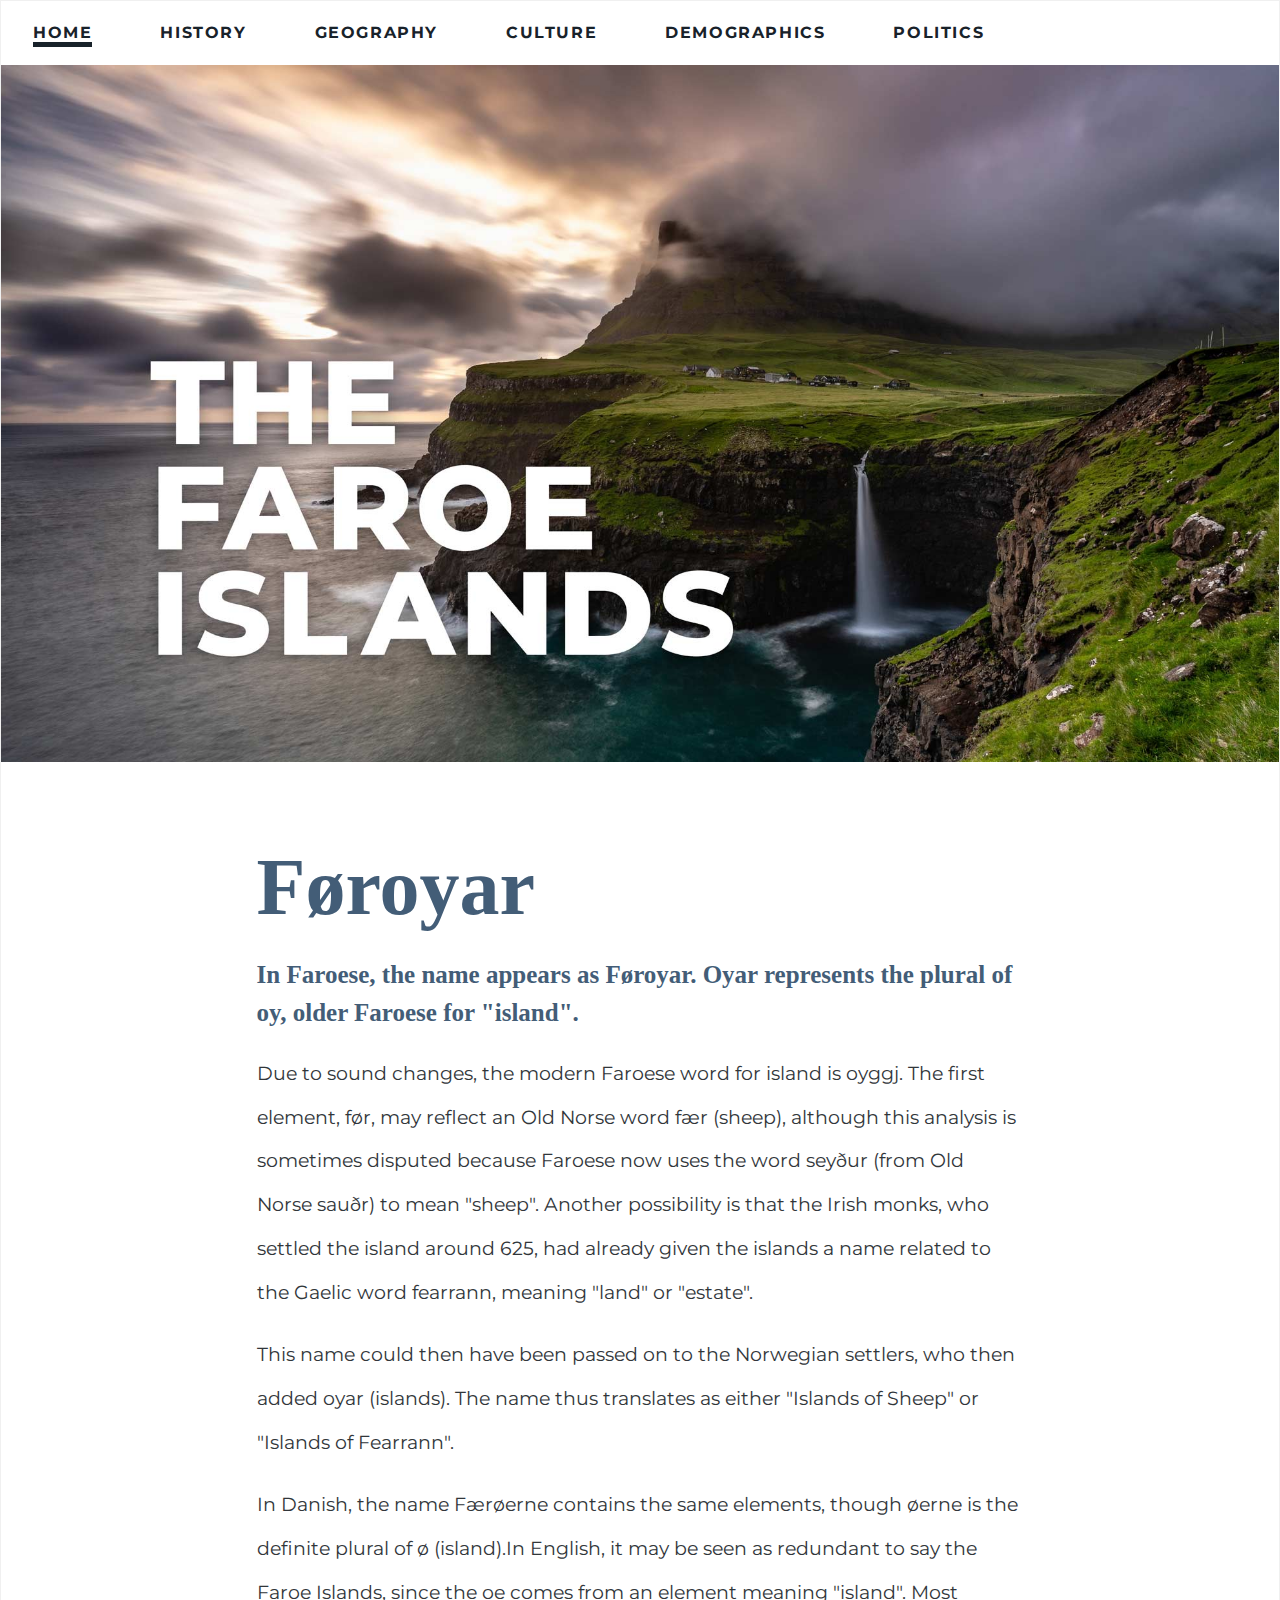
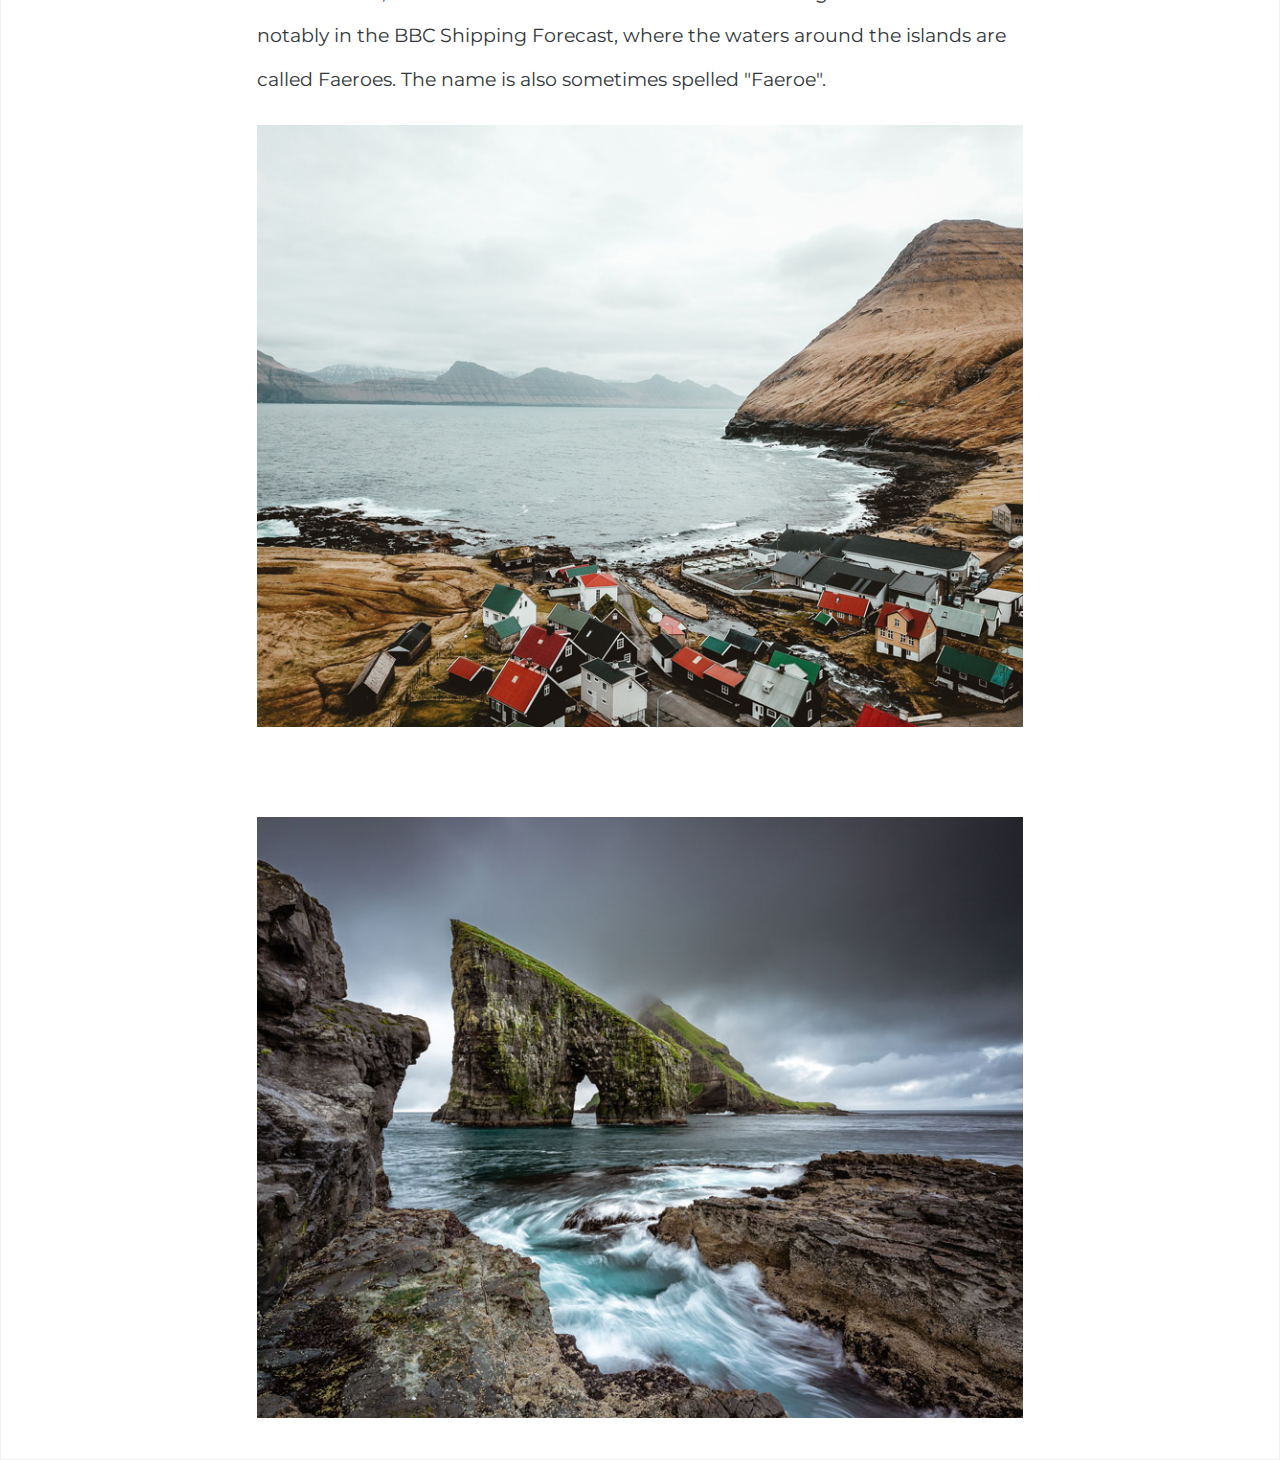
<file: index.html>
<!DOCTYPE html>
<html>
<head>

	<meta charset="utf-8">
	<meta http-equiv="X-UA-Compatible" content="IE=edge">
	<title>Faroe Islands | Home</title>
	<meta name="description" content="">

	<!-- Enable responsive layouts; tell browsers not to shrink pages to fit small screens -->
	<meta name="viewport" content="width=device-width, initial-scale=1">

	<!-- Load styles -->
	<!-- For production, combine all of the stylesheets -->
	<link rel="stylesheet" href="css/sitewide.css">

	<!-- Webfonts -->
	<link href="https://fonts.googleapis.com/css?family=Source+Sans+Pro" rel="stylesheet">
	<!-- Montserrat -->
	<link href="https://fonts.googleapis.com/css?family=Montserrat:400,500,600i,700,800&display=swap" rel="stylesheet">

</head>
<body class="homepage">
<!-- Change this classname for each page/type! -->

	<!-- Page content typically goes inside the container -->
<div class="container">

<!-- Begin Nav Bar -->
<ul class="navigation">
	<li class="navigation"> <a class="active" href="index.html">HOME</a></li>
	<li class="navigation"> <a href="history.html">HISTORY</a></li>
	<li class="navigation"> <a href="geography.html">GEOGRAPHY</a></li>
	<li class="navigation"> <a href="culture.html">CULTURE</a></li>
	<li class="navigation"> <a href="demographics.html">DEMOGRAPHICS</a></li>
	<li class="navigation"> <a href="politics.html">POLITICS</a></li>
</ul>
<!-- End Nav Bar -->

<!-- Begin Main 1 -->
<main class="home_header_img">
	<img src="img/home_header.jpg" alt="Mountain overlooking the ocean in Gasadalur, Faroe Islands.">
</main>
<!-- End Main 1 -->


<!-- Begin Main 2 -->
<section class="background_img">
	<main class="home_main">

		<h1>Føroyar</h1>

		<h2>In Faroese, the name appears as Føroyar.
			Oyar represents the plural of oy, older
			Faroese for "island".</h2>

		<!-- <div class="body_grid">
			<div class="body_grid_1"> -->
				<p>Due to sound changes, the modern Faroese word for island is oyggj.
					The first element, før, may reflect an Old Norse word fær (sheep),
					although this analysis is sometimes disputed because Faroese now uses
					the word seyður (from Old Norse sauðr) to mean "sheep". Another possibility
					is that the Irish monks, who settled the island around 625, had already
					given the islands a name related to the Gaelic word fearrann, meaning "land"
					or "estate". </p>

					<p>This name could then have been passed on to the Norwegian settlers, who then
						added oyar (islands). The name thus translates as either "Islands of Sheep"
						or "Islands of Fearrann".</p>

					<p>In Danish, the name Færøerne contains the same elements, though øerne is the
						definite plural of ø (island).In English, it may be seen as redundant to say the
						Faroe Islands, since the oe comes from an element meaning "island". Most notably in
						the BBC Shipping Forecast, where the waters around the islands are called Faeroes.
						The name is also sometimes spelled "Faeroe".</p>
			<!-- </div> -->
<div class="img_spacing">
			<div class="body_grid">
				<img src="img/home_img1.jpg" alt="An image of Gjóv the most northern village of Eysturoy">
				<img src="img/home_img2.jpg" alt="An image of the Dranganir Sea Stacks in Vágar Faroe Islands">
			</div>

		</div>
	</main>

	<!-- End Main 2 -->




</section>

</div><!-- end container -->

</body>
</html>
</file>
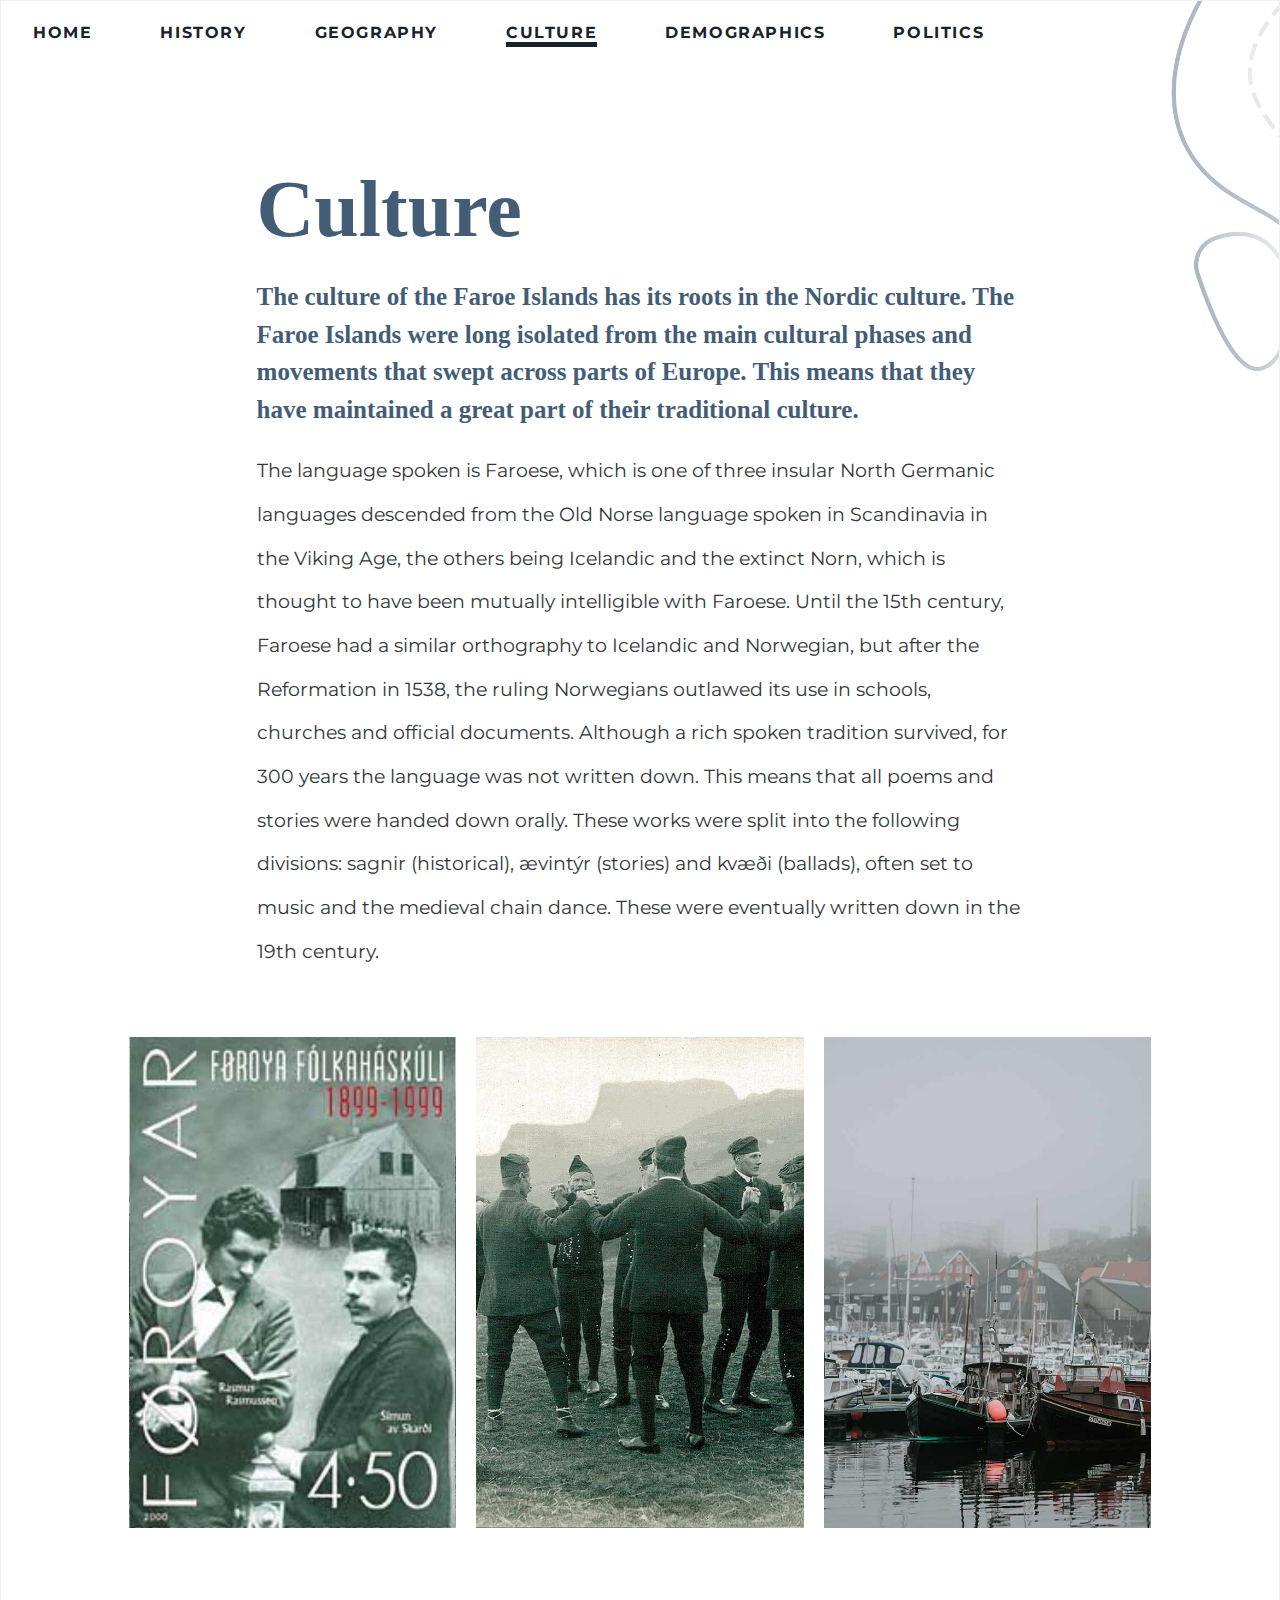
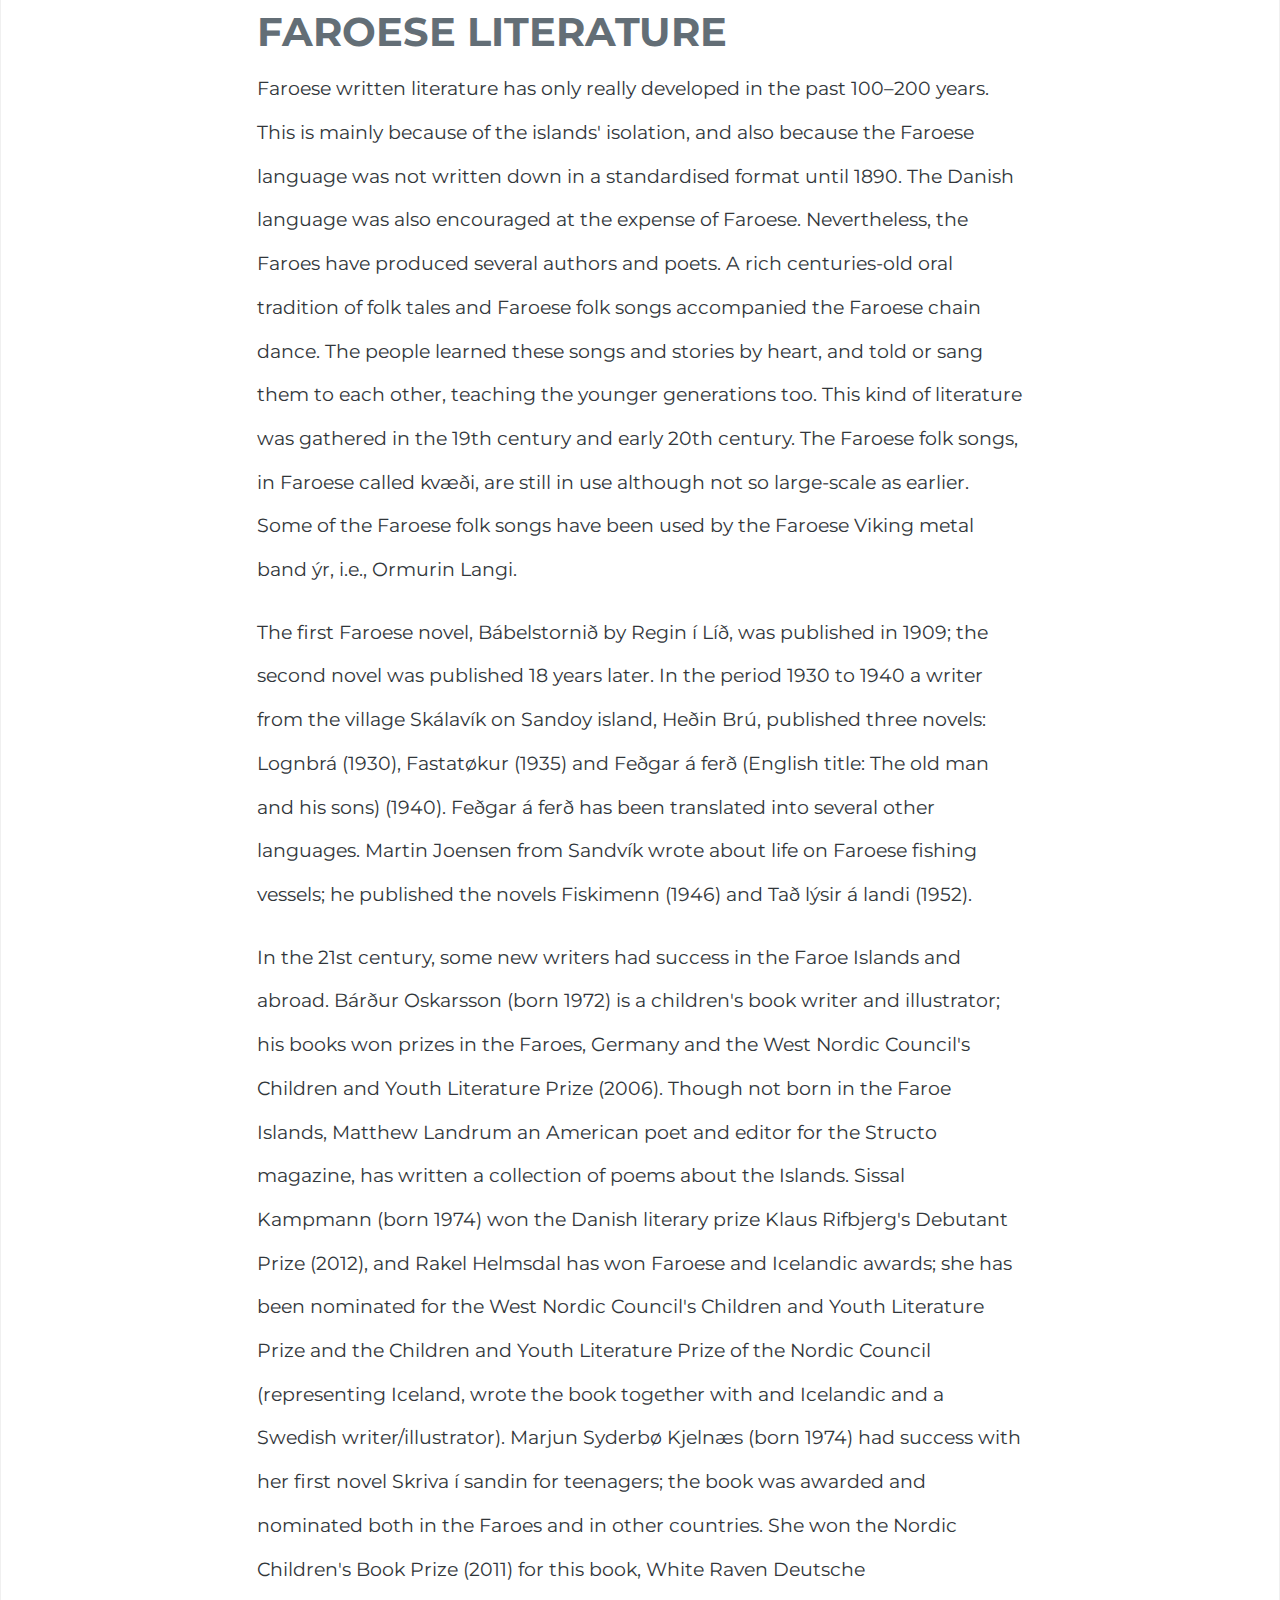
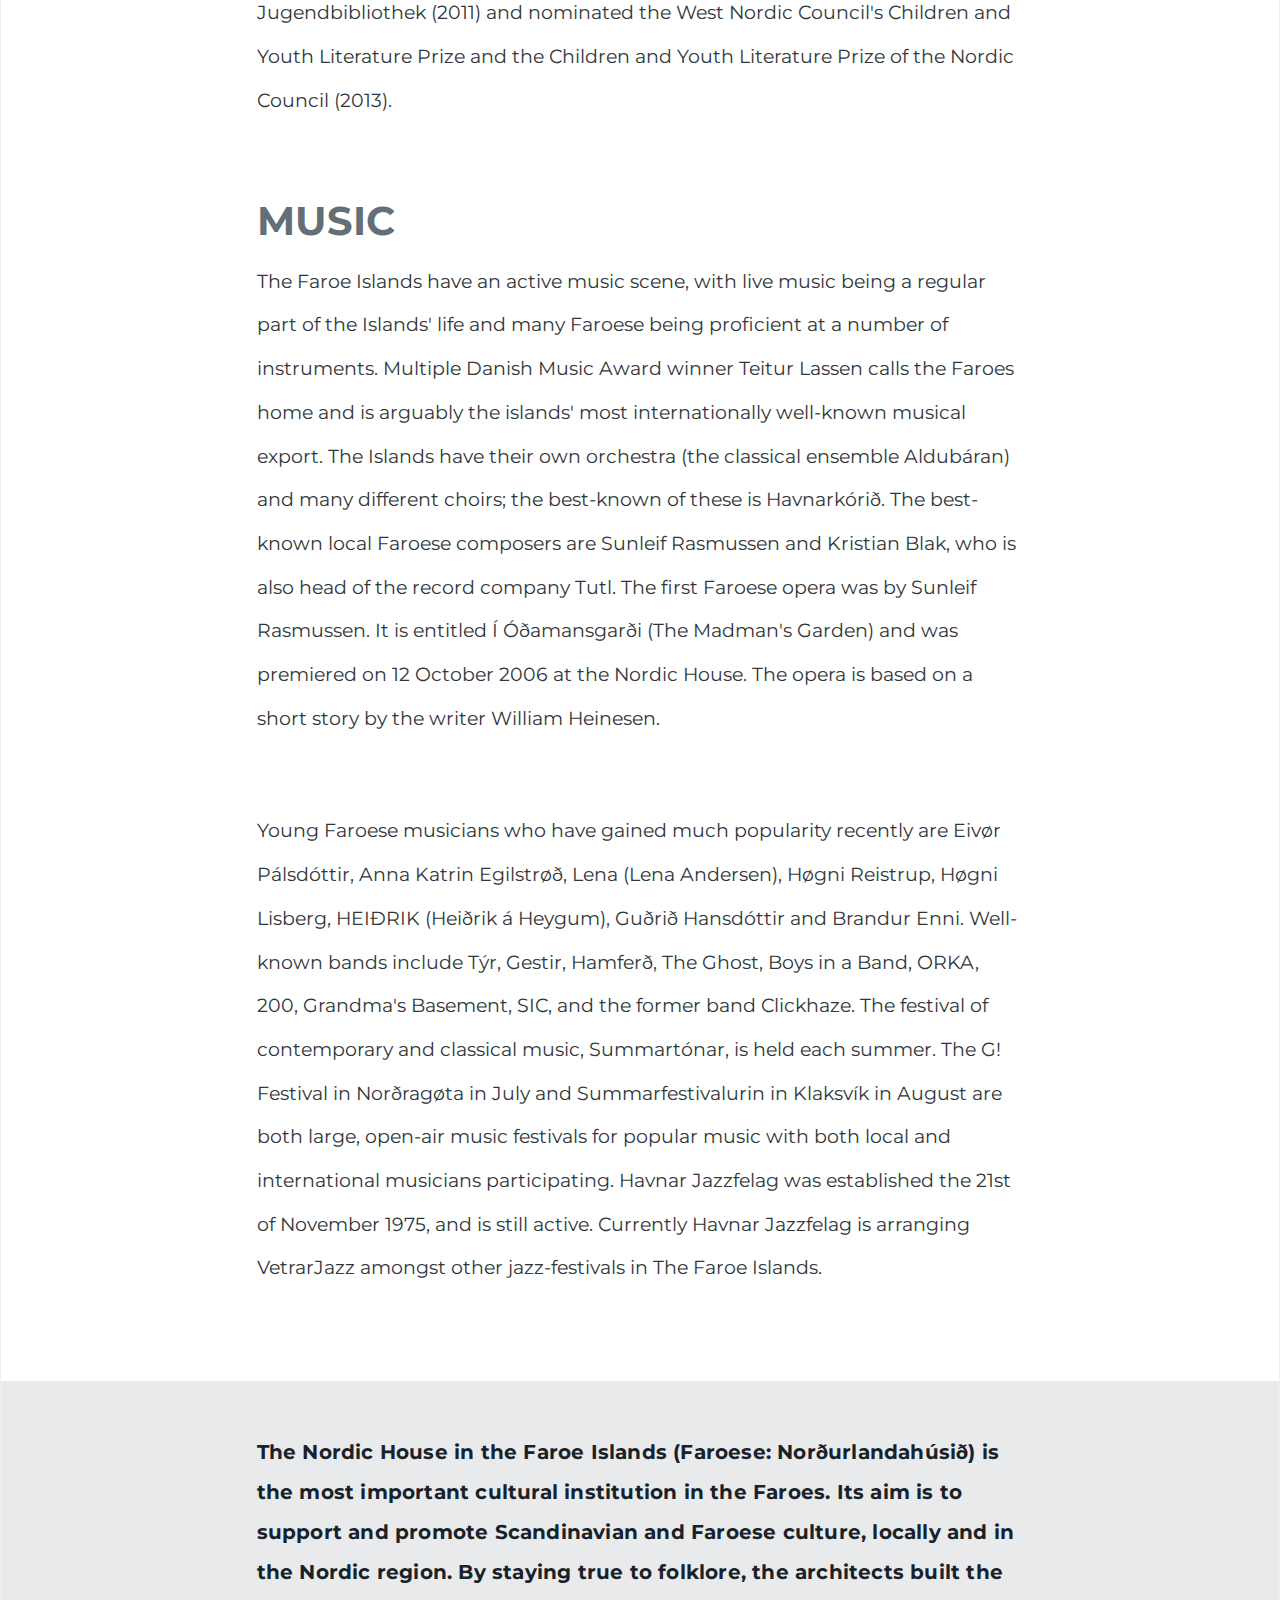
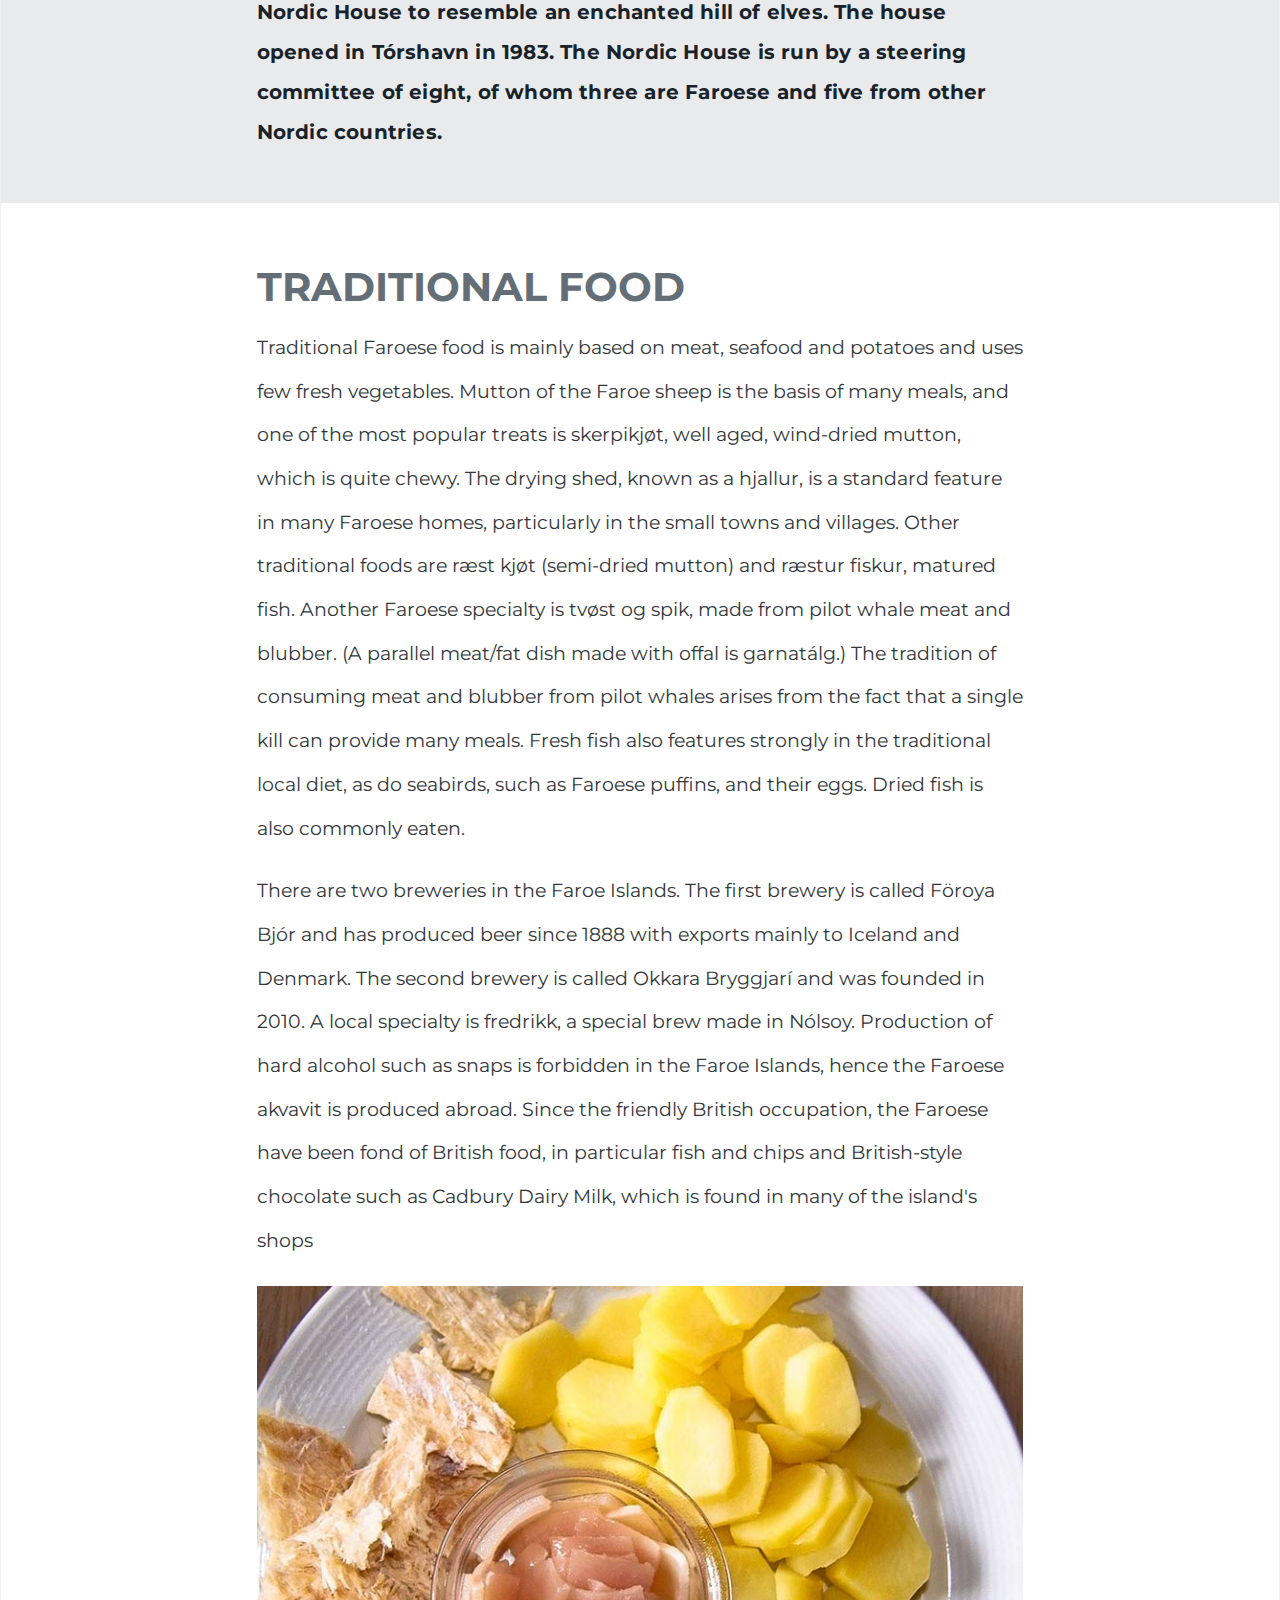
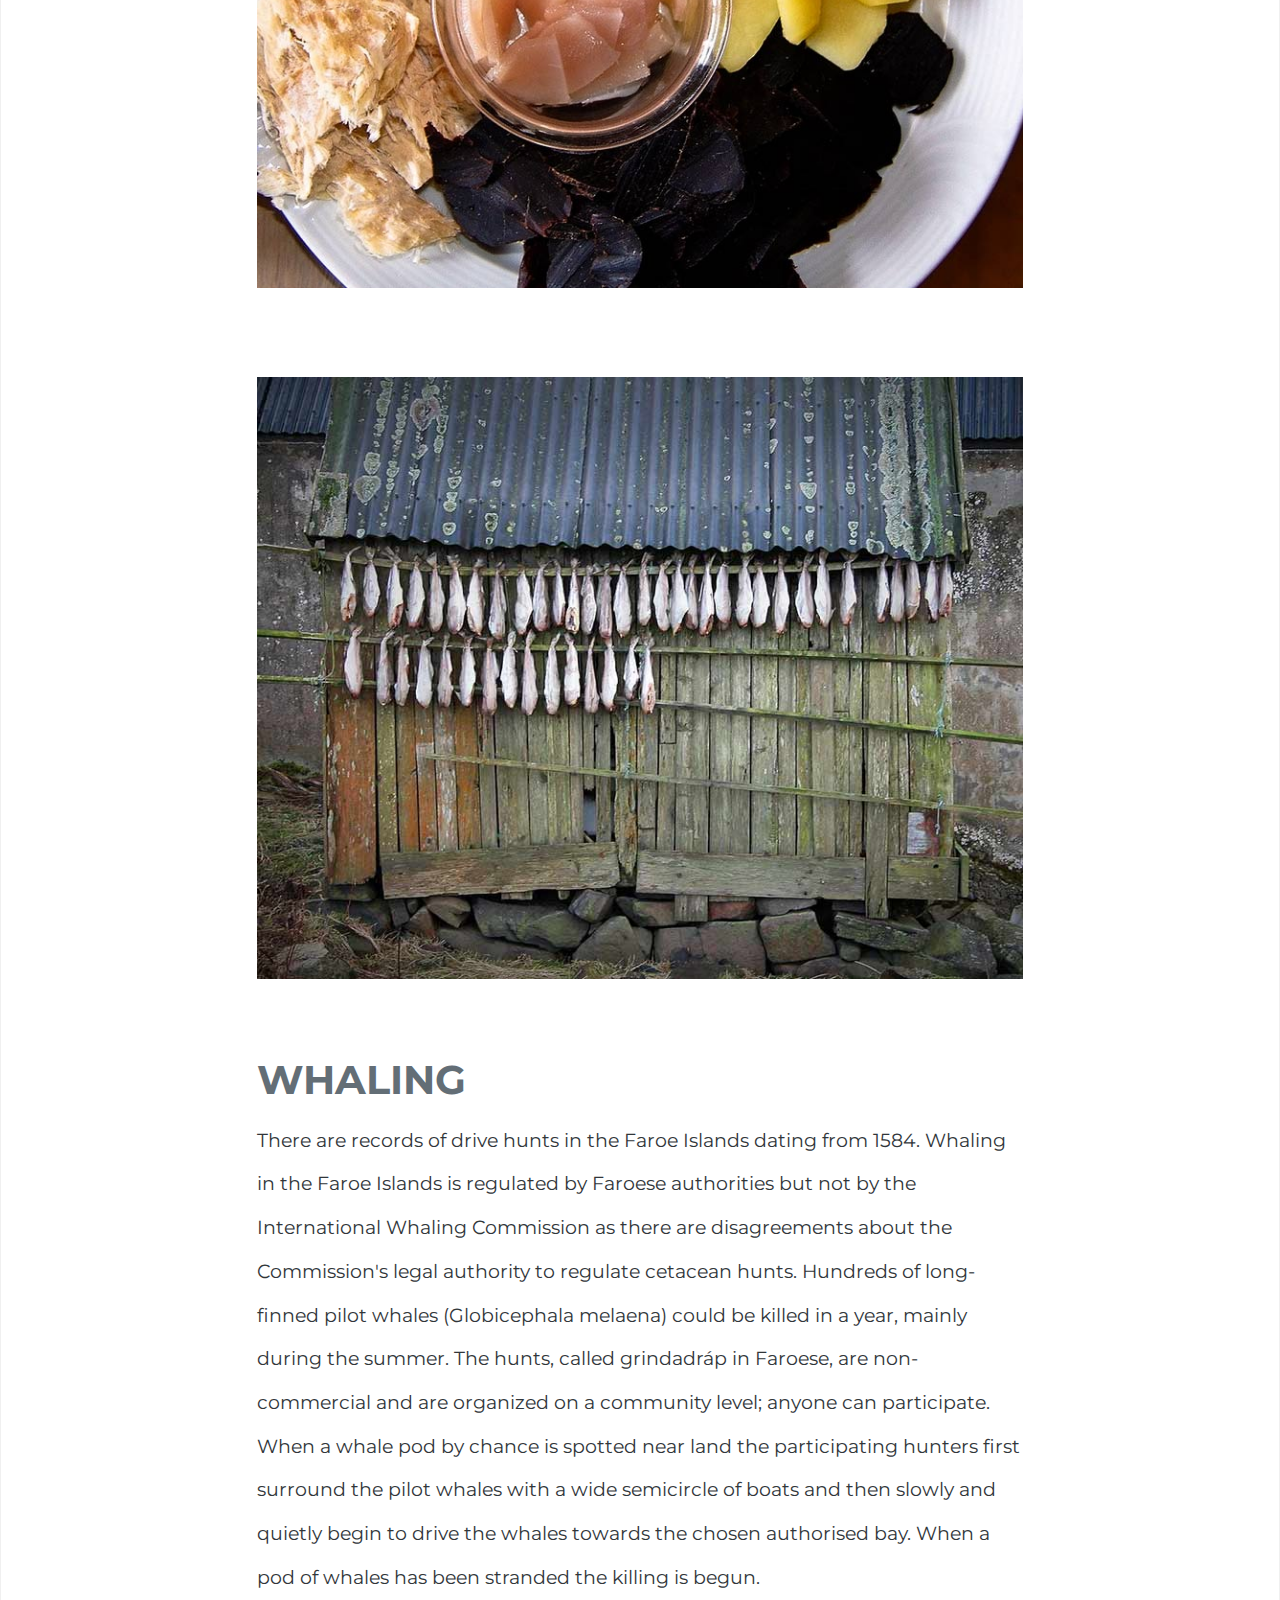
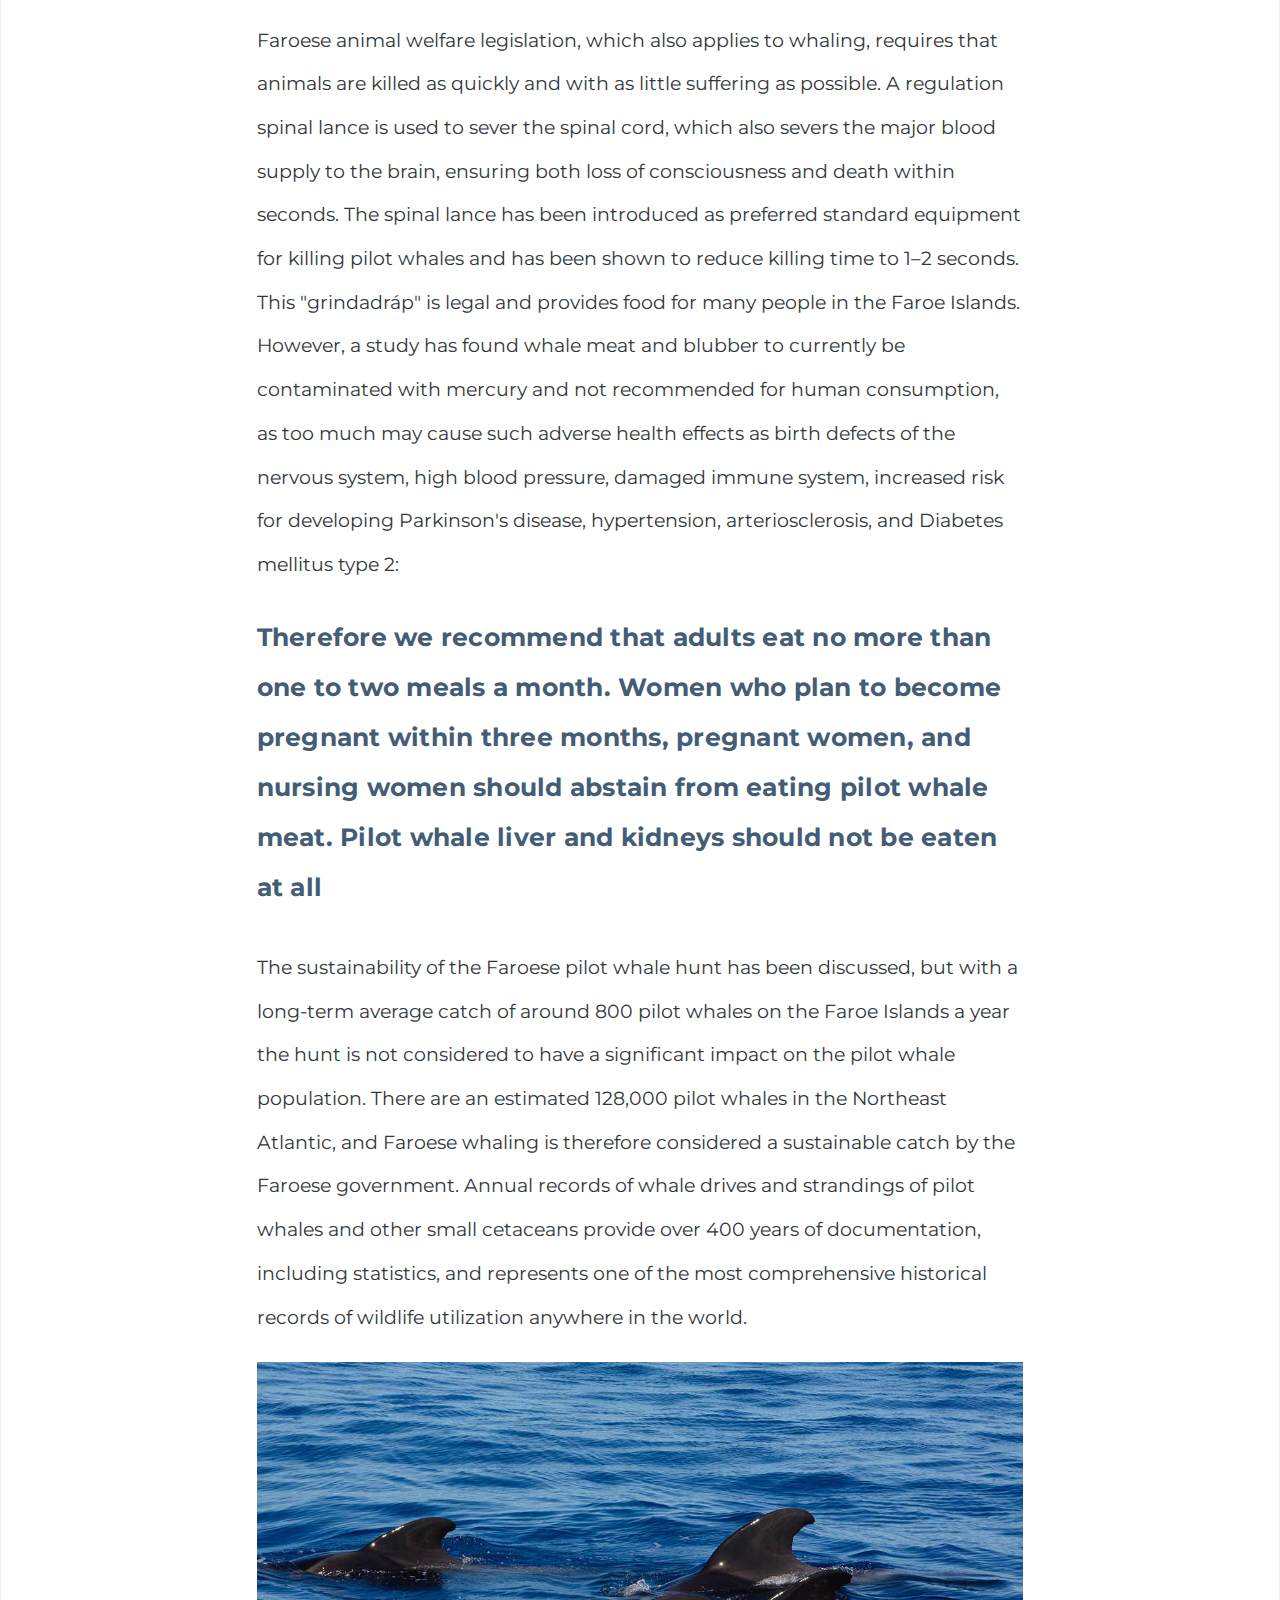
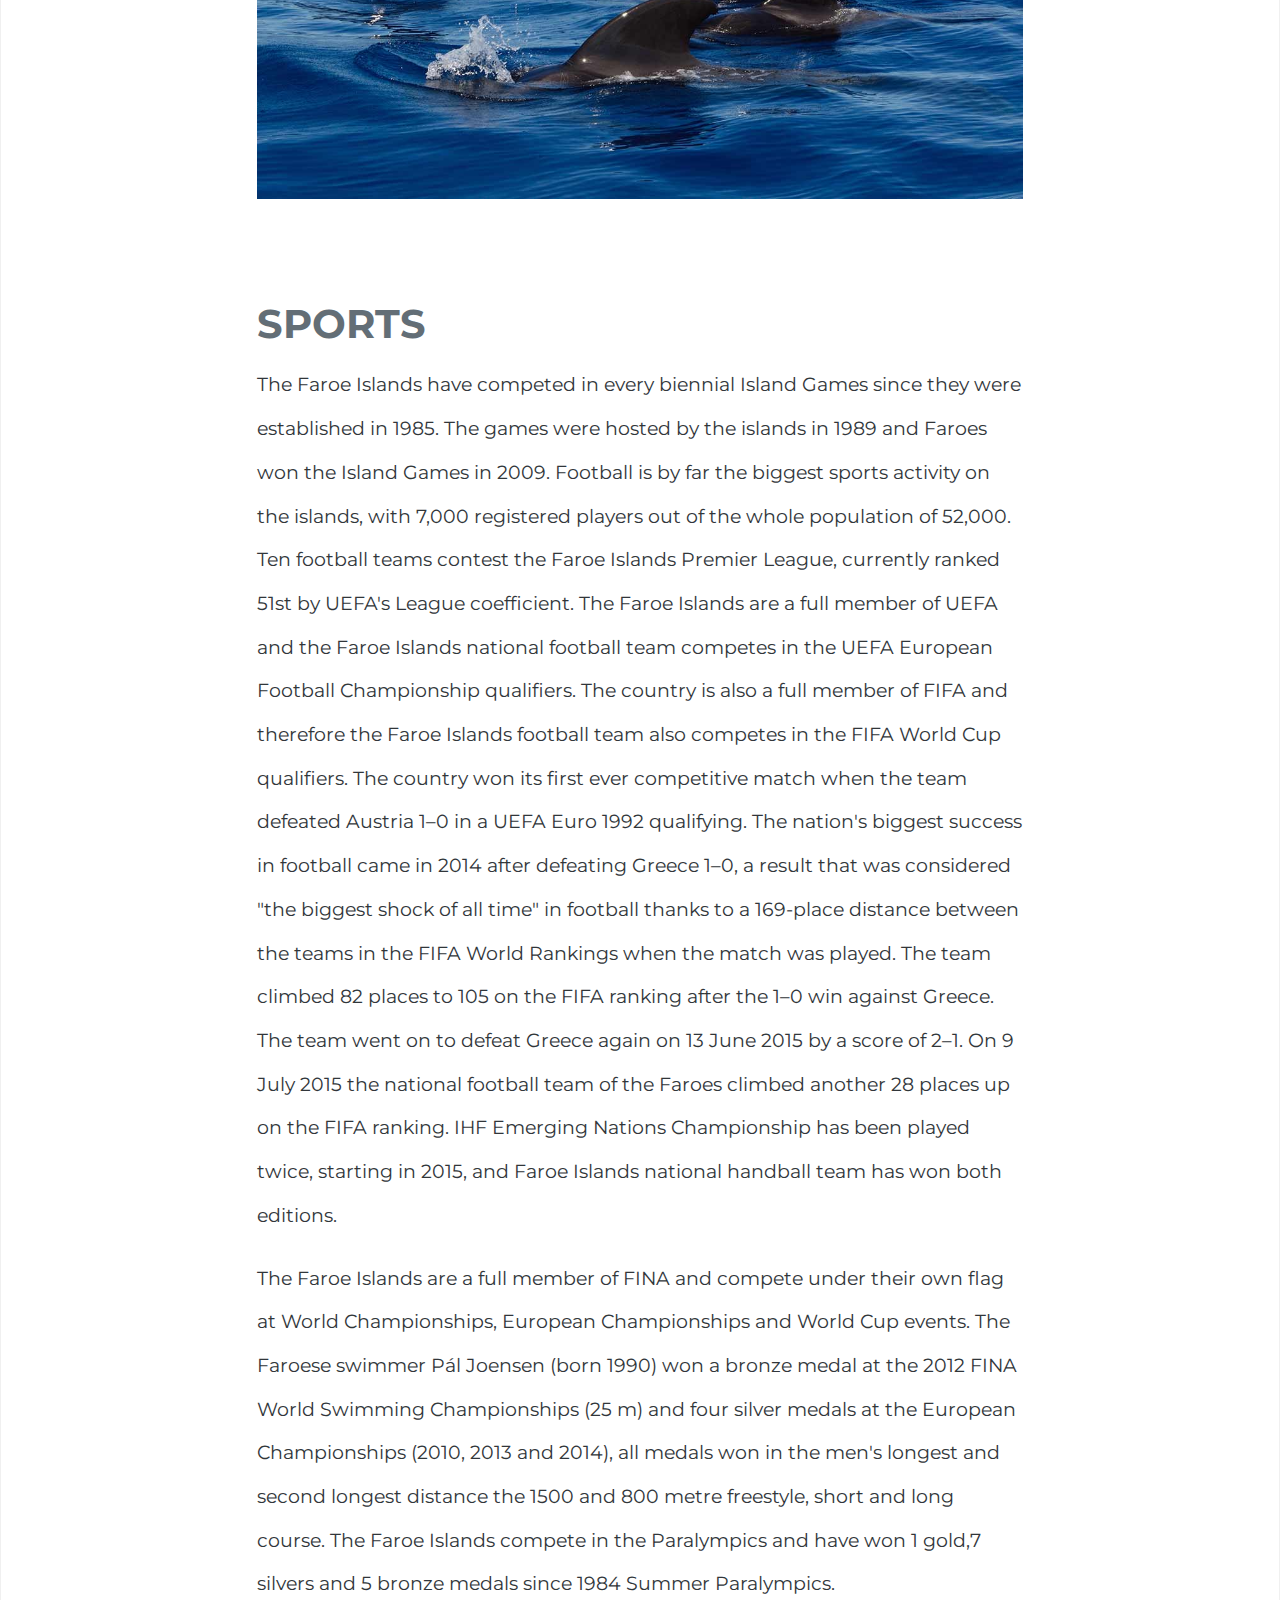
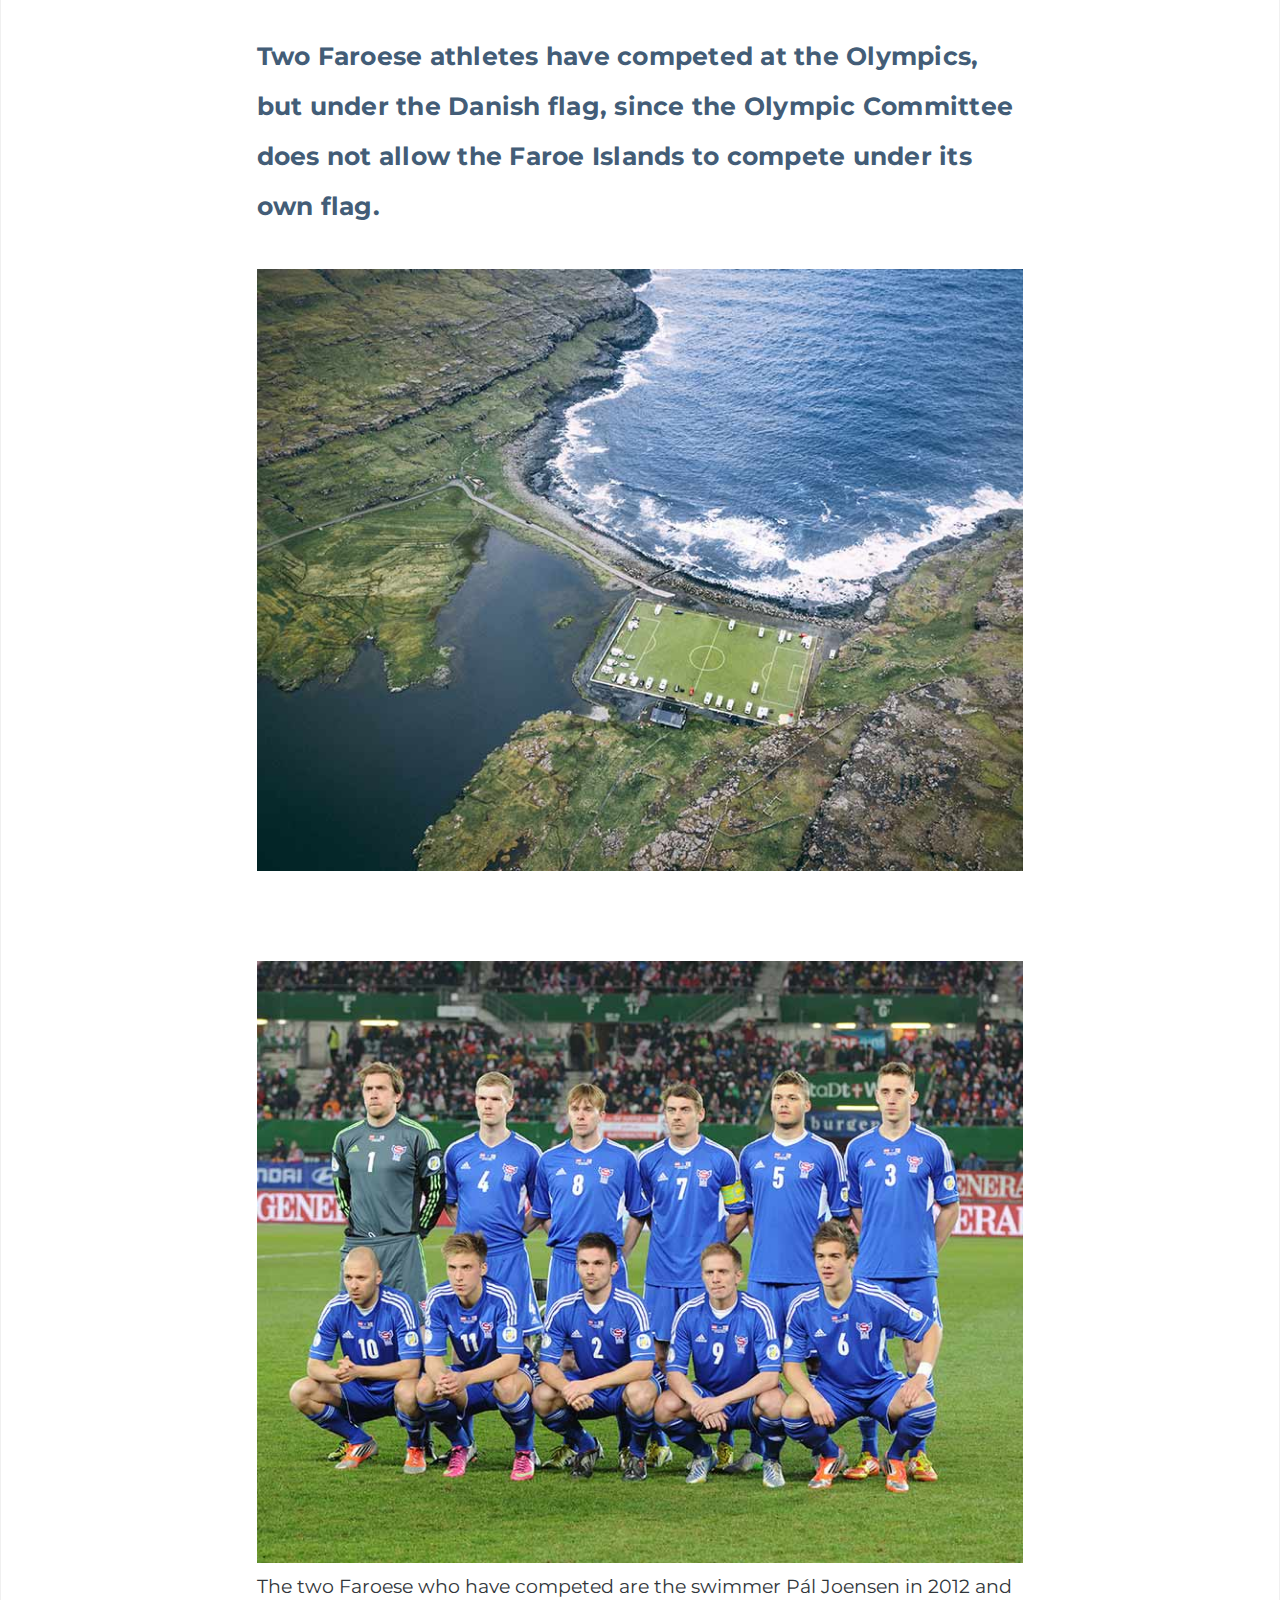
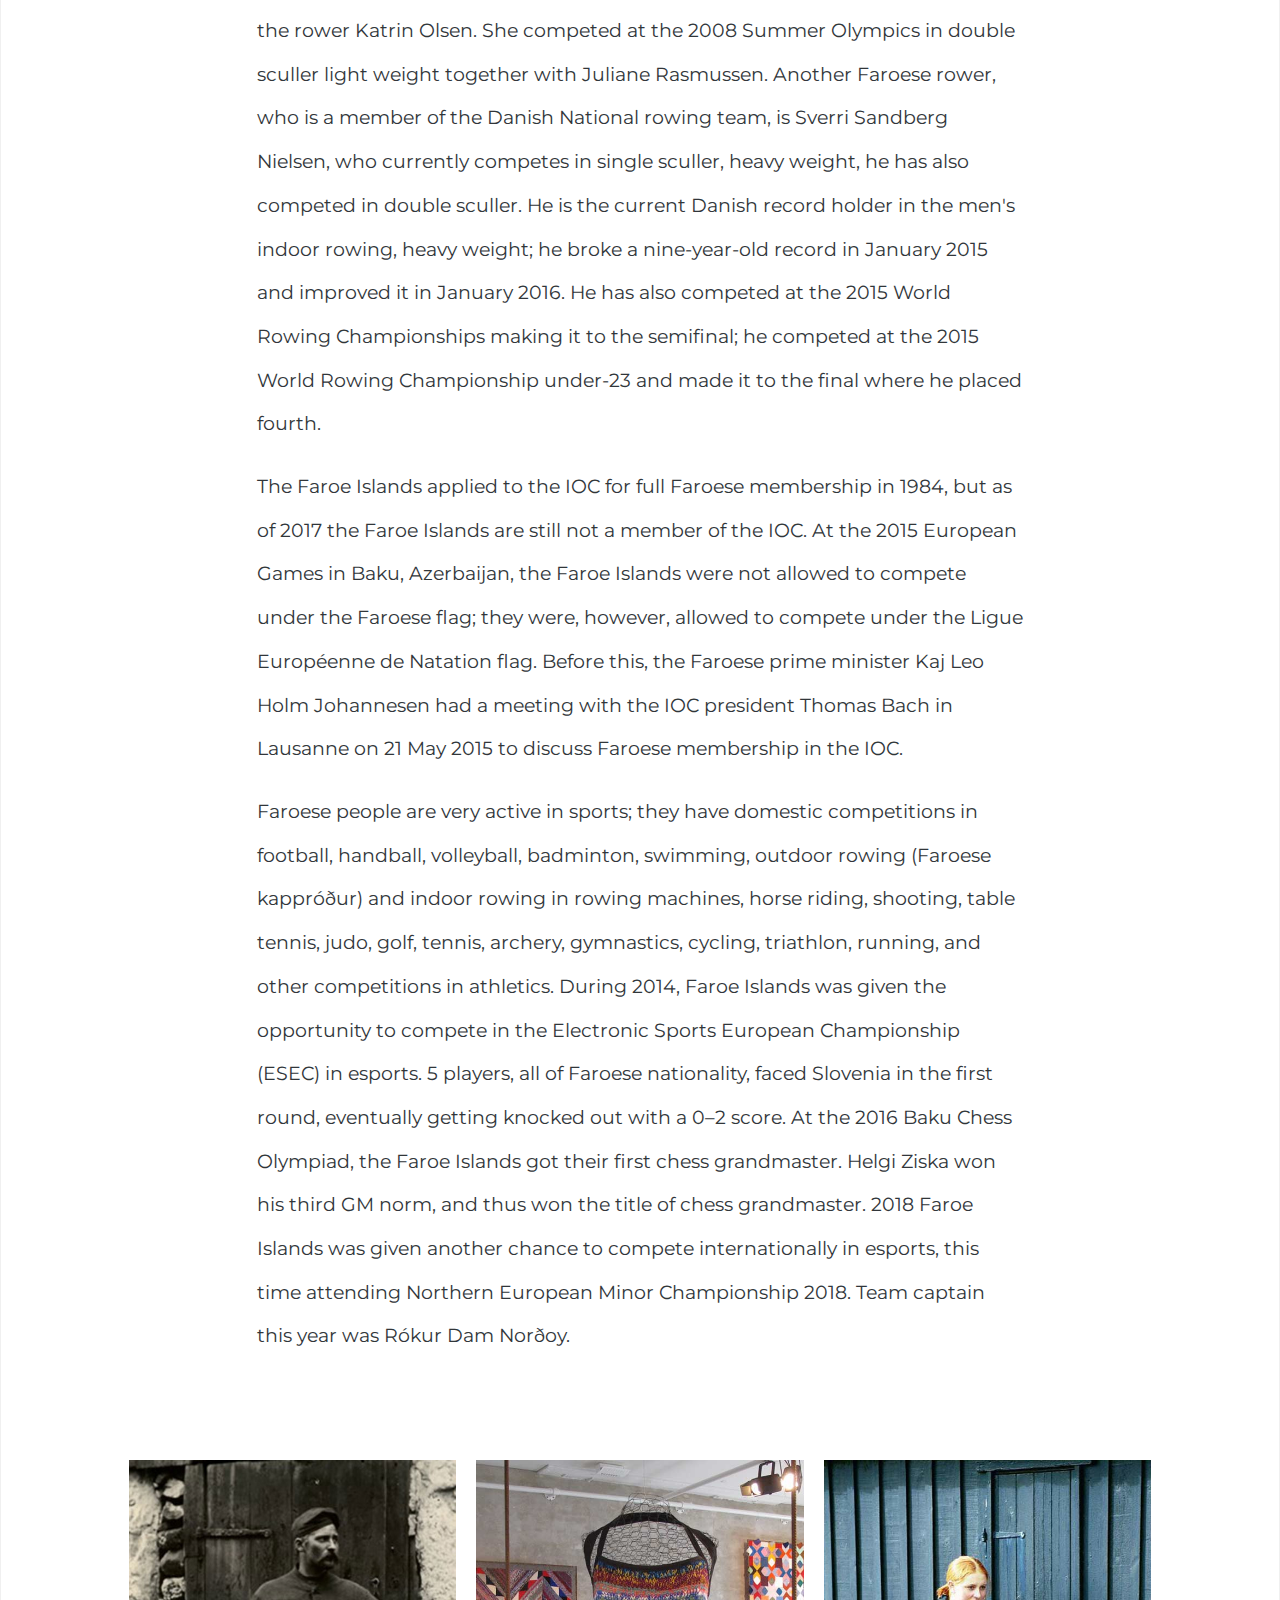
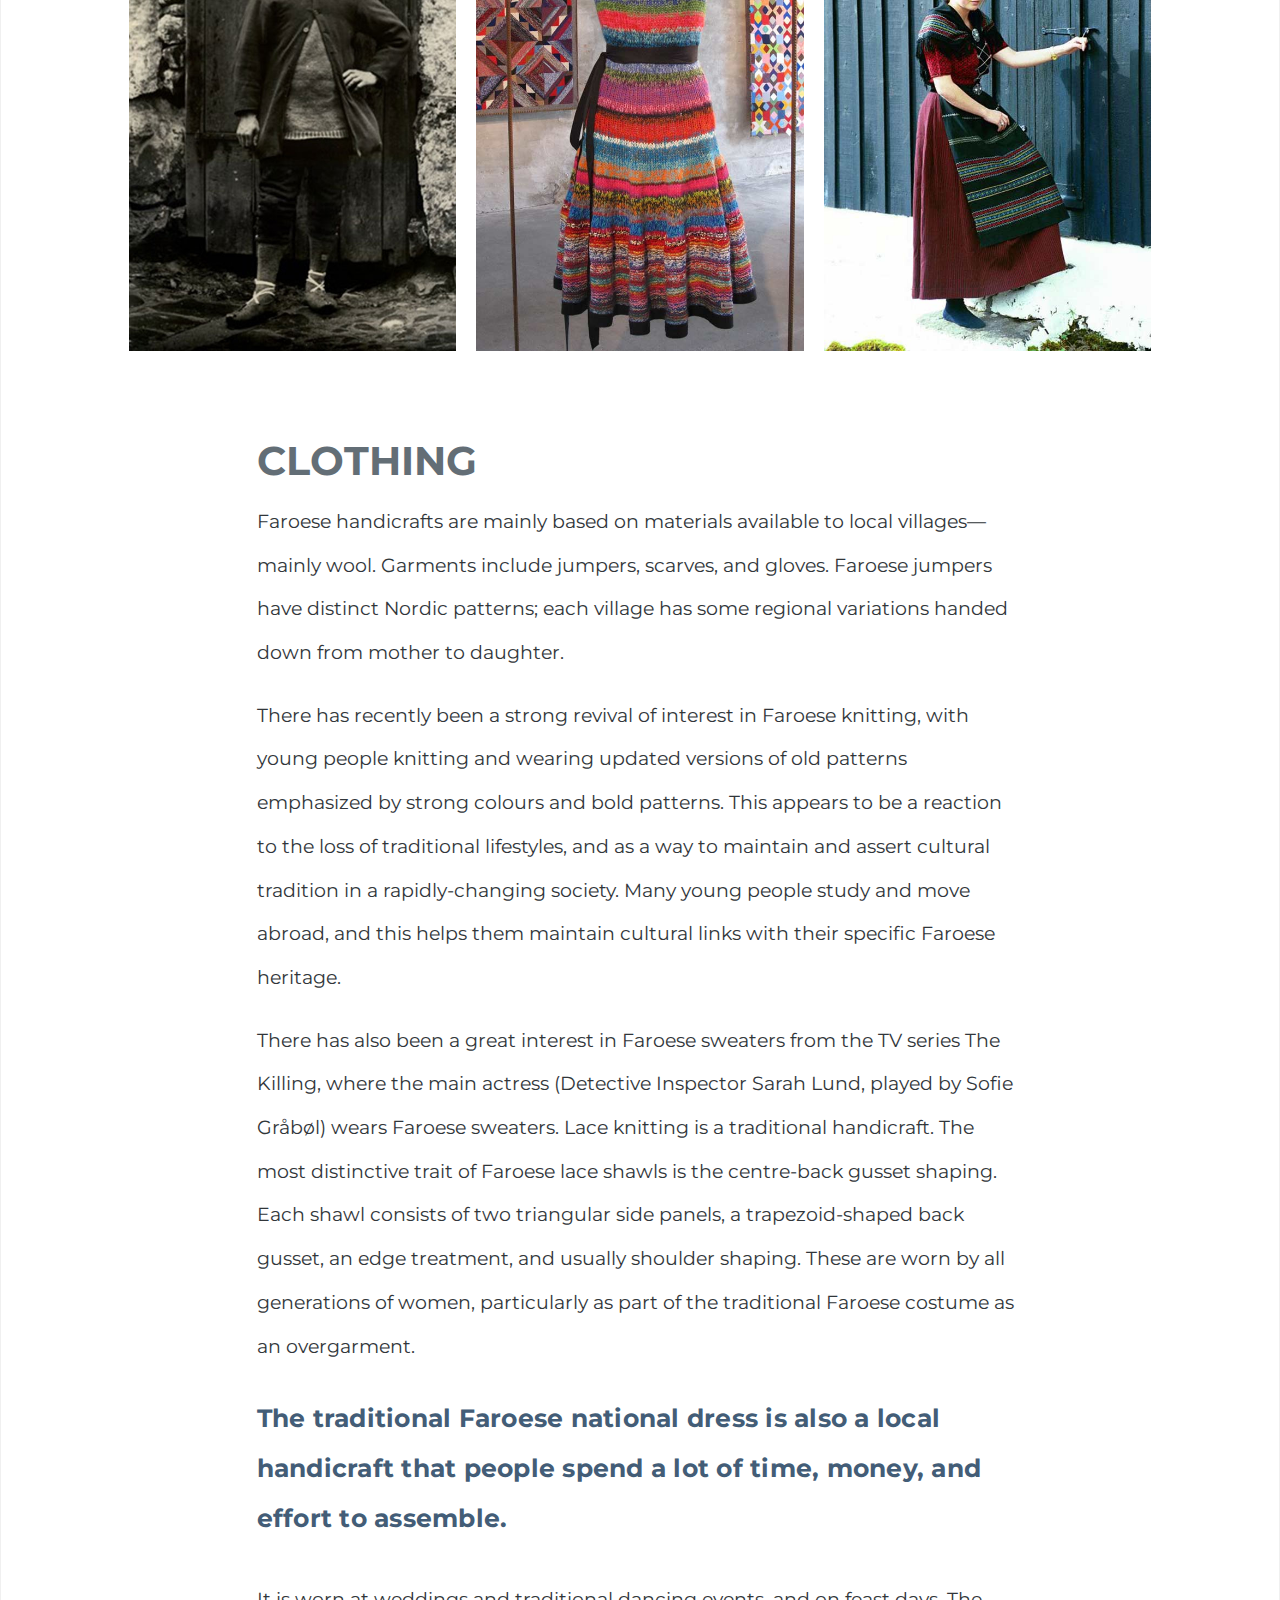
<file: culture.html>
<!DOCTYPE html>
<html>
<head>

	<meta charset="utf-8">
	<meta http-equiv="X-UA-Compatible" content="IE=edge">
	<title>Faroe Islands | Culture</title>
	<meta name="description" content="">

	<!-- Enable responsive layouts; tell browsers not to shrink pages to fit small screens -->
	<meta name="viewport" content="width=device-width, initial-scale=1">

	<!-- Load styles -->
	<!-- For production, combine all of the stylesheets -->
	<link rel="stylesheet" href="css/sitewide.css">

	<!-- Webfonts -->
	<link href="https://fonts.googleapis.com/css?family=Source+Sans+Pro" rel="stylesheet">
	<!-- Montserrat -->
	<link href="https://fonts.googleapis.com/css?family=Montserrat:400,500,600i,700,800&display=swap" rel="stylesheet">

</head>
<body class="homepage">
<!-- Change this classname for each page/type! -->

	<!-- Page content typically goes inside the container -->
	<div class="container">
		<section class="background_img">
		<!-- Begin Nav Bar -->
		<ul class="navigation">
			<li class="navigation"> <a href="index.html">HOME</a></li>
			<li class="navigation"> <a href="history.html">HISTORY</a></li>
			<li class="navigation"> <a href="geography.html">GEOGRAPHY</a></li>
			<li class="navigation"> <a class="active" href="culture.html">CULTURE</a></li>
			<li class="navigation"> <a href="demographics.html">DEMOGRAPHICS</a></li>
			<li class="navigation"> <a href="politics.html">POLITICS</a></li>
		</ul>
		<!-- End Nav Bar -->

		<!-- Begin Main 1 -->
<main class="main">
		<h1>Culture</h1>

			<h2>The culture of the Faroe Islands has its roots in the Nordic culture.
			The Faroe Islands were long isolated from the main cultural phases and
			movements that swept across parts of Europe. This means that they have
			maintained a great part of their traditional culture.</h2>

			<p>The language spoken is Faroese, which is one of three insular North Germanic
				languages descended from the Old Norse language spoken in Scandinavia in the
				Viking Age, the others being Icelandic and the extinct Norn, which is thought
				to have been mutually intelligible with Faroese. Until the 15th century,
				Faroese had a similar orthography to Icelandic and Norwegian, but after the
				Reformation in 1538, the ruling Norwegians outlawed its use in schools,
				churches and official documents. Although a rich spoken tradition survived,
				for 300 years the language was not written down. This means that all poems
				and stories were handed down orally. These works were split into the following
				divisions: sagnir (historical), ævintýr (stories) and kvæði (ballads), often
				set to music and the medieval chain dance. These were eventually written down
				in the 19th century.</p>
	</main>
		<!-- End Main 1 -->

<!-- Begin Image Grid -->
<div class="grid_3column">
			<img src="img/culture_1.jpg" alt="An image of authors Rasmussen and Skardi ">
			<img src="img/culture_2.jpg" alt="Men Faroese Chain Dancing">
			<img src="img/culture_3.jpg" alt="Vagar Harbour with Docked boats">
		</div>
<!-- End Image Grid -->

<!-- Begin Main 2 -->
<main class="main2">

	<h3>FAROESE LITERATURE</h3>

			<p>Faroese written literature has only really developed in the past 100–200 years.
				This is mainly because of the islands' isolation, and also because the Faroese
				language was not written down in a standardised format until 1890. The Danish language
				was also encouraged at the expense of Faroese. Nevertheless, the Faroes have produced
				several authors and poets. A rich centuries-old oral tradition of folk tales and Faroese
				folk songs accompanied the Faroese chain dance. The people learned these songs and stories
				by heart, and told or sang them to each other, teaching the younger generations too.
				This kind of literature was gathered in the 19th century and early 20th century. The
				Faroese folk songs, in Faroese called kvæði, are still in use although not so large-scale
				as earlier. Some of the Faroese folk songs have been used by the Faroese Viking metal band
				ýr, i.e., Ormurin Langi.</p>

			<p>The first Faroese novel, Bábelstornið by Regin í Líð, was published in 1909; the second
				novel was published 18 years later. In the period 1930 to 1940 a writer from the village
				Skálavík on Sandoy island, Heðin Brú, published three novels: Lognbrá (1930), Fastatøkur
				(1935) and Feðgar á ferð (English title: The old man and his sons) (1940). Feðgar á ferð
				has been translated into several other languages. Martin Joensen from Sandvík wrote about
				life on Faroese fishing vessels; he published the novels Fiskimenn (1946) and Tað lýsir
				á landi (1952).</p>

			<p>In the 21st century, some new writers had success in the Faroe Islands and abroad. Bárður Oskarsson
				(born 1972) is a children's book writer and illustrator; his books won prizes in the Faroes, Germany
				and the West Nordic Council's Children and Youth Literature Prize (2006). Though not born in the Faroe
				Islands, Matthew Landrum an American poet and editor for the Structo magazine, has written a collection
				of poems about the Islands. Sissal Kampmann (born 1974) won the Danish literary prize Klaus Rifbjerg's
				Debutant Prize (2012), and Rakel Helmsdal has won Faroese and Icelandic awards; she has been nominated
				for the West Nordic Council's Children and Youth Literature Prize and the Children and Youth Literature
				Prize of the Nordic Council (representing Iceland, wrote the book together with and Icelandic and a
				Swedish writer/illustrator). Marjun Syderbø Kjelnæs (born 1974) had success with her first novel Skriva
				í sandin for teenagers; the book was awarded and nominated both in the Faroes and in other countries.
				She won the Nordic Children's Book Prize (2011) for this book, White Raven Deutsche Jugendbibliothek
				(2011) and nominated the West Nordic Council's Children and Youth Literature Prize and the Children
				and Youth Literature Prize of the Nordic Council (2013).</p>
</main>
<!-- End Main 2 -->

<!-- Begin Main 3 -->
<main class="main2">
	<h4>MUSIC</h4>
	<div class="body_grid">

		<div class="body_grid_1">

			<p>The Faroe Islands have an active music scene, with live music being a regular part of the Islands'
				life and many Faroese being proficient at a number of instruments. Multiple Danish Music Award winner
				Teitur Lassen calls the Faroes home and is arguably the islands' most internationally well-known musical export.
				The Islands have their own orchestra (the classical ensemble Aldubáran) and many different choirs; the
				best-known of these is Havnarkórið. The best-known local Faroese composers are Sunleif Rasmussen and Kristian
				Blak, who is also head of the record company Tutl. The first Faroese opera was by Sunleif Rasmussen.
				It is entitled Í Óðamansgarði (The Madman's Garden) and was premiered on 12 October 2006 at the Nordic House.
				The opera is based on a short story by the writer William Heinesen. </p>

	</div>

	<div class="body_grid_2">
		<p>Young Faroese musicians who have gained
		much popularity recently are Eivør Pálsdóttir, Anna Katrin Egilstrøð, Lena (Lena Andersen), Høgni Reistrup,
		Høgni Lisberg, HEIÐRIK (Heiðrik á Heygum), Guðrið Hansdóttir and Brandur Enni.
		Well-known bands include Týr, Gestir, Hamferð, The Ghost, Boys in a Band, ORKA, 200, Grandma's Basement, SIC,
		and the former band Clickhaze. The festival of contemporary and classical music, Summartónar, is held each summer.
		The G! Festival in Norðragøta in July and Summarfestivalurin in Klaksvík in August are both large, open-air music
		festivals for popular music with both local and international musicians participating. Havnar Jazzfelag was established
		the 21st of November 1975, and is still active. Currently Havnar Jazzfelag is arranging VetrarJazz amongst other
		jazz-festivals in The Faroe Islands.</p>

	</div>
</div>
</main>
<!-- End Main 3 -->

<!-- Begin Pull Quote -->
<div class="overlap_img1">
<img src="img/culture_5.jpg" alt="An image of the Nordic House from the front."></div>
<main class="pull_quote">
	<p>	The Nordic House in the Faroe Islands
		(Faroese: Norðurlandahúsið) is the most important cultural institution in the Faroes.
		Its aim is to support and promote Scandinavian and Faroese culture, locally and in the
		Nordic region. By staying true to folklore,
		the architects built the Nordic House to resemble an enchanted hill of elves. The house
		opened in Tórshavn in 1983. The Nordic House is run by a steering committee of eight, of whom three are Faroese
		and five from other Nordic countries. </p>
</main>
<div class="overlap_img2">
<img src="img/culture_4.jpg" alt="An image of the Nordic House"></div>
<!-- End Pull Quote -->

<!-- Begin Main 5 Food -->
<main class="main2">

	<h4>TRADITIONAL FOOD</h4>

	<p>Traditional Faroese food is mainly based on meat, seafood and potatoes and uses
		few fresh vegetables. Mutton of the Faroe sheep is the basis of many meals, and one
		of the most popular treats is skerpikjøt, well aged, wind-dried mutton, which is quite
		chewy. The drying shed, known as a hjallur, is a standard feature in many Faroese homes,
		particularly in the small towns and villages. Other traditional foods are ræst kjøt
		(semi-dried mutton) and ræstur fiskur, matured fish. Another Faroese specialty is tvøst
		og spik, made from pilot whale meat and blubber. (A parallel meat/fat dish made with offal
		is garnatálg.) The tradition of consuming meat and blubber from pilot whales arises from
		the fact that a single kill can provide many meals. Fresh fish also features strongly in the
		traditional local diet, as do seabirds, such as Faroese puffins, and their eggs. Dried fish
		is also commonly eaten.</p>

	<p>There are two breweries in the Faroe Islands. The first brewery is called Föroya Bjór and
		has produced beer since 1888 with exports mainly to Iceland and Denmark. The second brewery
		is called Okkara Bryggjarí and was founded in 2010. A local specialty is fredrikk, a special
		brew made in Nólsoy. Production of hard alcohol such as snaps is forbidden in the Faroe Islands,
		hence the Faroese akvavit is produced abroad. Since the friendly British occupation, the Faroese
		have been fond of British food, in particular fish and chips and British-style chocolate such as
		Cadbury Dairy Milk, which is found in many of the island's shops</p>
<div class="img_spacing">
	<div class="body_grid">
		<img src="img/culture_6.jpg" alt="An image of Tvost og spik, a traditional Faroese dish of peeled potatoes, whae blubber, pilot whale meat, and raw-wind dried mutton">
		<img src="img/culture_7.jpg" alt="An image of Faroese dry fish hanging on a shed">
</div>
	</div>
</main>
<!-- End Main 5 Food-->

<!-- Begin Main 6 Whaling-->
<main class="main2">

	<h4>WHALING</h4>
	<p>There are records of drive hunts in the Faroe Islands dating from 1584. Whaling in the Faroe Islands is
		regulated by Faroese authorities but not by the International Whaling Commission as there are disagreements
		about the Commission's legal authority to regulate cetacean hunts. Hundreds of long-finned pilot whales
		(Globicephala melaena) could be killed in a year, mainly during the summer. The hunts, called grindadráp in
		Faroese, are non-commercial and are organized on a community level; anyone can participate. When a whale pod
		by chance is spotted near land the participating hunters first surround the pilot whales with a wide semicircle
		of boats and then slowly and quietly begin to drive the whales towards the chosen authorised bay. When a pod of
		whales has been stranded the killing is begun.</p>

	<p>Faroese animal welfare legislation, which also applies to whaling, requires that animals are killed as quickly and
		with as little suffering as possible. A regulation spinal lance is used to sever the spinal cord, which also severs
		the major blood supply to the brain, ensuring both loss of consciousness and death within seconds. The spinal lance
		has been introduced as preferred standard equipment for killing pilot whales and has been shown to reduce killing time
		to 1–2 seconds. This "grindadráp" is legal and provides food for many people in the Faroe Islands. However, a study has
		found whale meat and blubber to currently be contaminated with mercury and not recommended for human consumption, as too
		much may cause such adverse health effects as birth defects of the nervous system, high blood pressure, damaged immune
		system, increased risk for developing Parkinson's disease, hypertension, arteriosclerosis, and Diabetes mellitus type 2:</p>

		<p class="pull_quote2">Therefore we recommend that adults eat no more than one to two meals a month. Women who plan to become
			pregnant within three months, pregnant women, and nursing women should abstain from eating pilot whale meat. Pilot whale
			liver and kidneys should not be eaten at all</p>

		<p>The sustainability of the Faroese pilot whale hunt has been discussed, but with a long-term average catch of around 800 pilot
			whales on the Faroe Islands a year the hunt is not considered to have a significant impact on the pilot whale population.
			There are an estimated 128,000 pilot whales in the Northeast Atlantic, and Faroese whaling is therefore considered a sustainable
			catch by the Faroese government. Annual records of whale drives and strandings of pilot whales and other small cetaceans
			provide over 400 years of documentation, including statistics, and represents one of the most comprehensive historical records
			of wildlife utilization anywhere in the world.</p>
<div class="img_spacing">
		<div class="history_3">
			<img src="img/culture_8.jpg" alt="A pod of pilot Whales">
		</div>
	</div>
</main>
<!-- End Main 6 Whaling-->

<!-- Begin Main 7 Sports -->
<main class="main2">

	<h4>SPORTS</h4>

	<p>The Faroe Islands have competed in every biennial Island Games since they were established in 1985.
		The games were hosted by the islands in 1989 and Faroes won the Island Games in 2009.

		Football is by far the biggest sports activity on the islands, with 7,000 registered players out of
		the whole population of 52,000. Ten football teams contest the Faroe Islands Premier League, currently
		ranked 51st by UEFA's League coefficient. The Faroe Islands are a full member of UEFA and the Faroe
		Islands national football team competes in the UEFA European Football Championship qualifiers. The
		country is also a full member of FIFA and therefore the Faroe Islands football team also competes in
		the FIFA World Cup qualifiers. The country won its first ever competitive match when the team defeated
		Austria 1–0 in a UEFA Euro 1992 qualifying.

		The nation's biggest success in football came in 2014 after defeating Greece 1–0, a result that was
		considered "the biggest shock of all time" in football thanks to a 169-place distance between the teams
		in the FIFA World Rankings when the match was played. The team climbed 82 places to 105 on the FIFA ranking
		after the 1–0 win against Greece. The team went on to defeat Greece again on 13 June 2015 by a score of 2–1.
		On 9 July 2015 the national football team of the Faroes climbed another 28 places up on the FIFA ranking.

		IHF Emerging Nations Championship has been played twice, starting in 2015, and Faroe Islands national handball
		team has won both editions.</p>

		<p>The Faroe Islands are a full member of FINA and compete under their own flag at World Championships,
			European Championships and World Cup events. The Faroese swimmer Pál Joensen (born 1990) won a bronze
			medal at the 2012 FINA World Swimming Championships (25 m) and four silver medals at the European
			Championships (2010, 2013 and 2014), all medals won in the men's longest and second longest
			distance the 1500 and 800 metre freestyle, short and long course. The Faroe Islands compete in the
			Paralympics and have won 1 gold,7 silvers and 5 bronze medals since 1984 Summer Paralympics.</p>

		<p class="pull_quote2">Two Faroese athletes have competed at the Olympics, but under the Danish flag,
			since the Olympic Committee does not allow the Faroe Islands to compete under its own flag.</p>
<div class="img_spacing">
			<div class="body_grid">
			<img src="img/culture_13.jpg" alt="Football Field on the Faroe islands">
			<img src="img/culture_14.jpg" alt="Faroe Islands national football team in March 2013">
			</div>
</div>
			<p>The two Faroese who have competed are the swimmer Pál Joensen in 2012 and the rower Katrin Olsen. She competed
			at the 2008 Summer Olympics in double sculler light weight together with Juliane Rasmussen. Another
			Faroese rower, who is a member of the Danish National rowing team, is Sverri Sandberg Nielsen, who
			currently competes in single sculler, heavy weight, he has also competed in double sculler. He is the
			current Danish record holder in the men's indoor rowing, heavy weight; he broke a nine-year-old record
			in January 2015 and improved it in January 2016. He has also competed at the 2015 World Rowing
			Championships making it to the semifinal; he competed at the 2015 World Rowing Championship under-23 and
			made it to the final where he placed fourth.</p>

		<p>The Faroe Islands applied to the IOC for full Faroese membership in 1984, but as of 2017 the Faroe
			Islands are still not a member of the IOC. At the 2015 European Games in Baku, Azerbaijan, the Faroe
			Islands were not allowed to compete under the Faroese flag; they were, however, allowed to compete
			under the Ligue Européenne de Natation flag. Before this, the Faroese prime minister Kaj Leo Holm
			Johannesen had a meeting with the IOC president Thomas Bach in Lausanne on 21 May 2015 to discuss
			Faroese membership in the IOC.</p>


			<p>Faroese people are very active in sports; they have domestic competitions in football, handball,
				volleyball, badminton, swimming, outdoor rowing (Faroese kappróður) and indoor rowing in rowing
				machines, horse riding, shooting, table tennis, judo, golf, tennis, archery, gymnastics, cycling,
				triathlon, running, and other competitions in athletics.

				During 2014, Faroe Islands was given the opportunity to compete in the Electronic Sports European
				Championship (ESEC) in esports. 5 players, all of Faroese nationality, faced Slovenia in the first
				round, eventually getting knocked out with a 0–2 score.

				At the 2016 Baku Chess Olympiad, the Faroe Islands got their first chess grandmaster. Helgi Ziska
				won his third GM norm, and thus won the title of chess grandmaster.

				2018 Faroe Islands was given another chance to compete internationally in esports, this time
				attending Northern European Minor Championship 2018. Team captain this year was Rókur Dam Norðoy.</p>
</main>
<!-- End Main 7 -->

<!-- Begin Image Grid -->
<div class="grid_3column">
			<img src="img/culture_9.jpg" alt="Faroese Man in traditional dress, circa 1898.">
			<img src="img/culture_11.jpg" alt="A multi-colored Faroese knitted dress">
			<img src="img/culture_10.jpg" alt="Woman in Faroese traditional dress.">
		</div>
<!-- End Image Grid -->

<!-- Begin Main 8 - Clothing-->
<main class="main2">
	<h4>CLOTHING</h4>
	<div class="body_grid">

		<div class="body_grid_1">

			 <p>Faroese handicrafts are mainly based on materials available to local villages—mainly wool.
			Garments include jumpers, scarves, and gloves. Faroese jumpers have distinct Nordic patterns;
			each village has some regional variations handed down from mother to daughter. </p>

			<p>There has recently been a strong revival of interest in Faroese knitting, with young people knitting and wearing updated
			versions of old patterns emphasized by strong colours and bold patterns. This appears to be a reaction
			to the loss of traditional lifestyles, and as a way to maintain and assert cultural tradition in a
			rapidly-changing society. Many young people study and move abroad, and this helps them maintain cultural
			links with their specific Faroese heritage.</p>

			<p>There has also been a great interest in Faroese sweaters from the TV series The Killing, where the main
			actress (Detective Inspector Sarah Lund, played by Sofie Gråbøl) wears Faroese sweaters.

			Lace knitting is a traditional handicraft. The most distinctive trait of Faroese lace shawls is the
			centre-back gusset shaping. Each shawl consists of two triangular side panels, a trapezoid-shaped back
			gusset, an edge treatment, and usually shoulder shaping. These are worn by all generations of women,
			particularly as part of the traditional Faroese costume as an overgarment.</p>

			<p class="pull_quote2">The traditional Faroese national dress is also a local handicraft that people spend a lot of time,
			money, and effort to assemble.</p>

			<p>It is worn at weddings and traditional dancing events, and on feast days.
			The cultural significance of the garment should not be underestimated, both as an expression of local
			and national identity and a passing on and reinforcing of traditional skills that bind local communities
			together.</p>
		</div>
		<div class="body_grid_2">
			<p>A young Faroese person is normally handed down a set of children's Faroese clothes that have passed from
			generation to generation. Children are confirmed at age 14, and normally start to collect the pieces to
			make an adult outfit, which is considered as a rite of passage. Traditionally the aim would have been to
			complete the outfit by the time a young person was ready to marry and wear the clothes at the
			ceremony—though it is mainly only men who do this now.</p>

			<p>Each piece is intricately hand-knitted, dyed, woven or embroidered to the specifications of the wearer.
			For example, the man's waistcoat is put together by hand in bright blue, red or black fine wool. The
			front is then intricately embroidered with colourful silk threads, often by a female relative. The motifs
			are often local Faroese flowers or herbs. After this, a row of Faroese-made solid silver buttons are sewn
			on the outfit.</p>

			<p>Women wear embroidered silk, cotton or wool shawls and pinafores that can take months to weave or
			embroider with local flora and fauna. They are also adorned with a handwoven black and red ankle-length
			skirt, knitted black and red jumper, a velvet belt, and black 18th century style shoes with silver
			buckles. The outfit is held together by a row of solid silver buttons, silver chains and locally-made
			silver brooches and belt buckles, often fashioned with Viking style motifs.

			Both men's and women's national dress are extremely costly and can take many years to assemble.
			Women in the family often work together to assemble the outfits, including knitting the close-fitting
			jumpers, weaving and embroidering, sewing and assembling the national dress.</p>

			<p class="pull_quote2">This tradition binds together families, passes on traditional crafts, and reinforces the Faroese
			culture of traditional village life in the context of a modern society.</p>
		</div>
	</div>


</main>
<!-- End Main 8 - Clothing-->

<!-- Begin Main 9 -->
<main class="main2">
	<div class="img_spacing">
	<div class="history_3">
		<img src="img/culture_12.jpg" alt="The 2012 Ólavsøka choir during the Ólavsøka celebrations">
	</div>
</div>

	<h4> PUBLIC HOLIDAYS</h4>

	<p>Ólavsøka is on 29 July; it commemorates the death of Saint Olaf. The celebrations are held in Tórshavn,
		starting on the evening of the 28th and continuing until the 31st. 28 July is a half working day for the
		members of some of the labour unions, while Ólavsøkudagur (St Olaf's Day) on 29 July is a full holiday
		for most but not all union members.</p>

	<p>The official celebration starts on the 29th, with the opening of the Faroese Parliament, a custom that
		dates back 900 years. This begins with a service held in Tórshavn Cathedral; all members of
		parliament as well as civil and church officials walk to the cathedral in a procession. All of the
		parish ministers take turns giving the sermon. After the service, the procession returns to the
		parliament for the opening ceremony.

		Other celebrations are marked by different kinds of sports competitions, the rowing competition
		(in Tórshavn Harbour) being the most popular, art exhibitions, pop concerts, and the famous Faroese
		dance in Sjónleikarhúsið and on Vaglið outdoor singing on 29 July (continuing after midnight on 30 July).
		The celebrations have many facets, and only a few are mentioned here.

		Many people also mark the occasion by wearing the national Faroese dress.</p>

</main>
<!-- End Main 9 -->
</section>
	</div><!-- end container -->

</body>
</html>
</file>
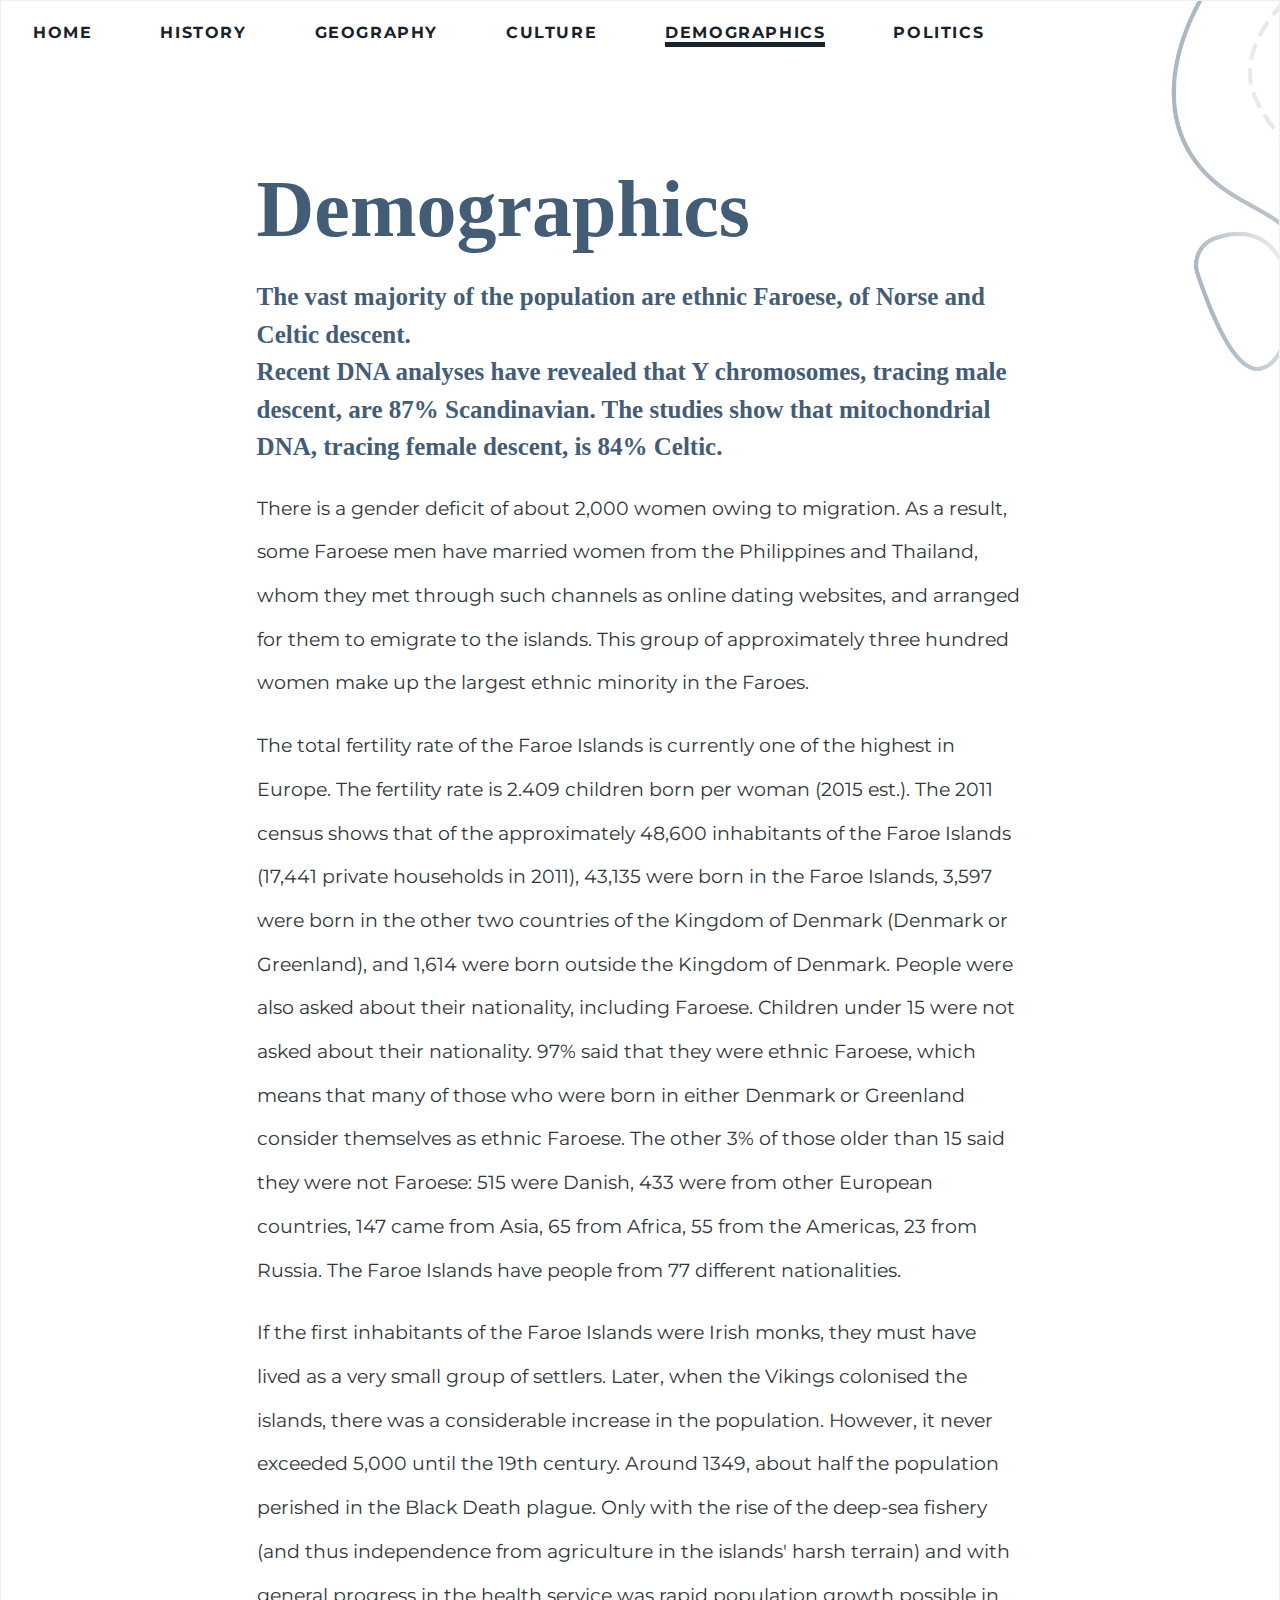
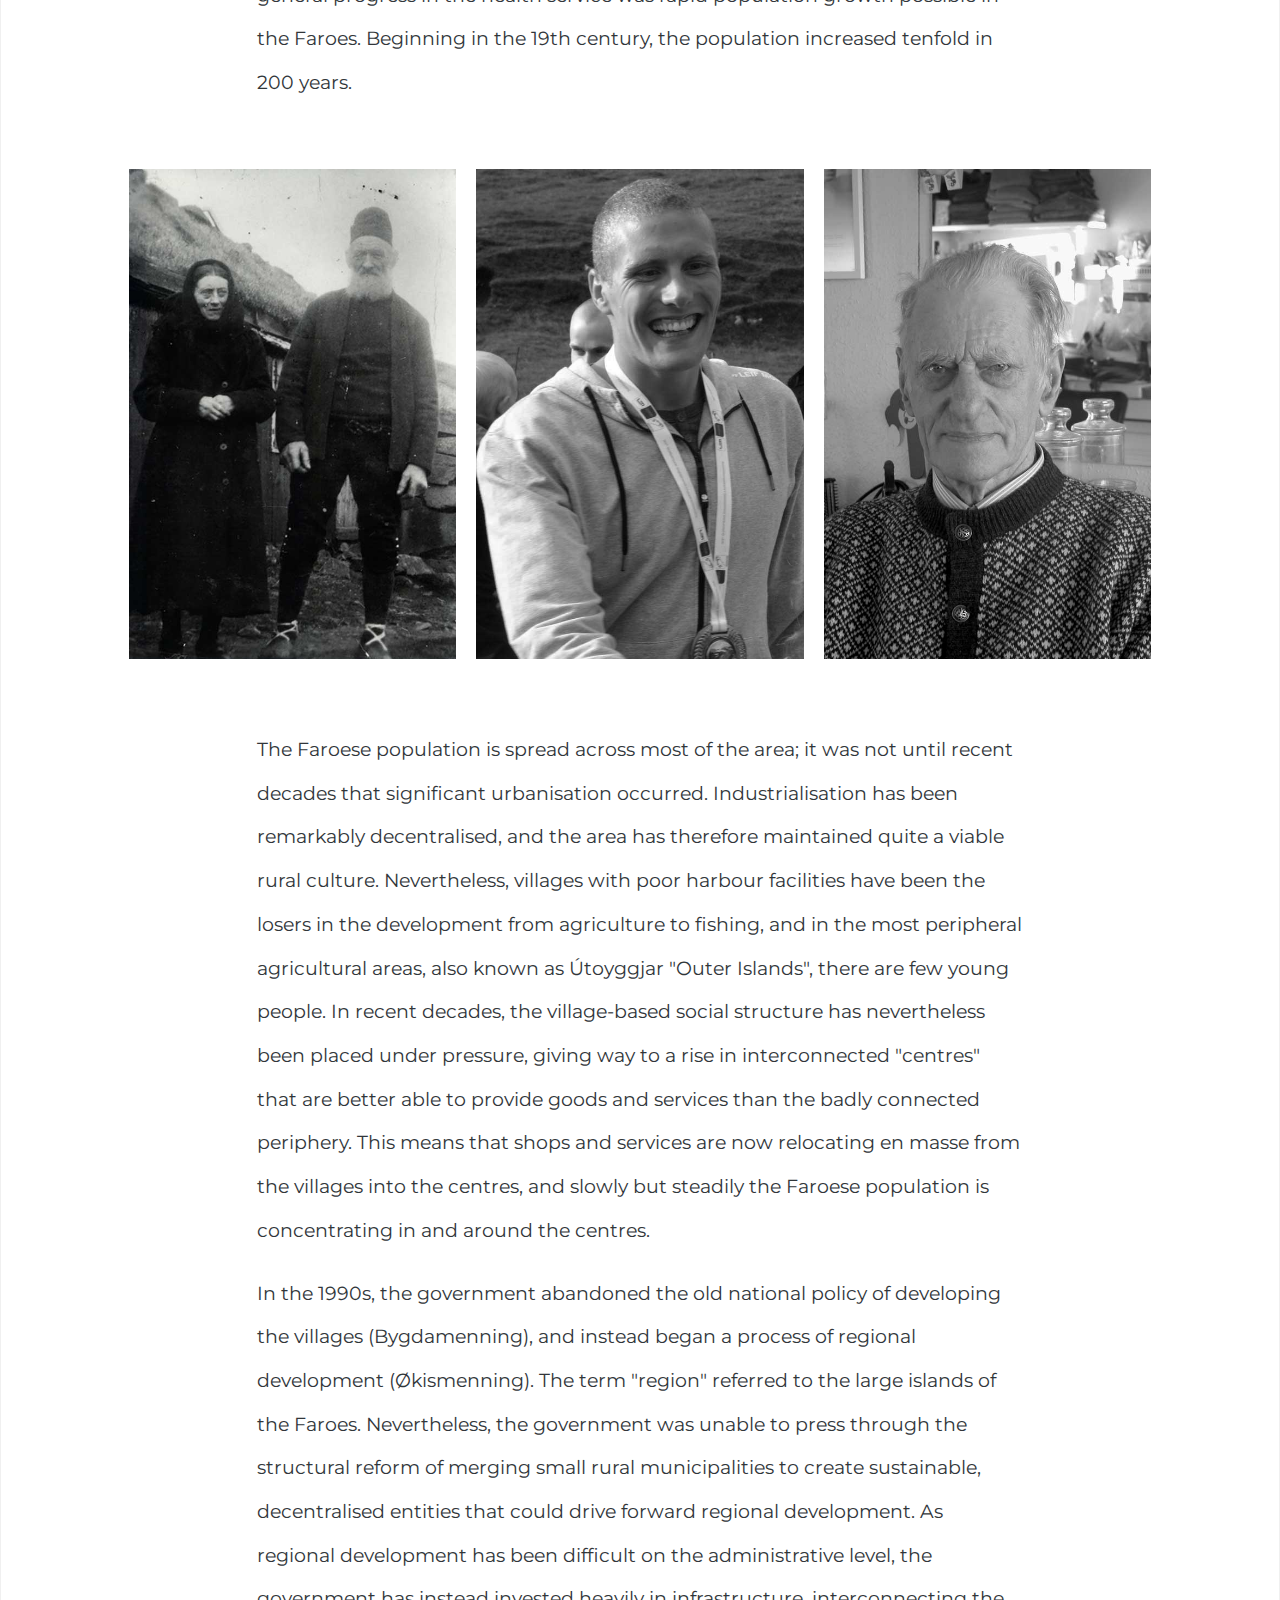
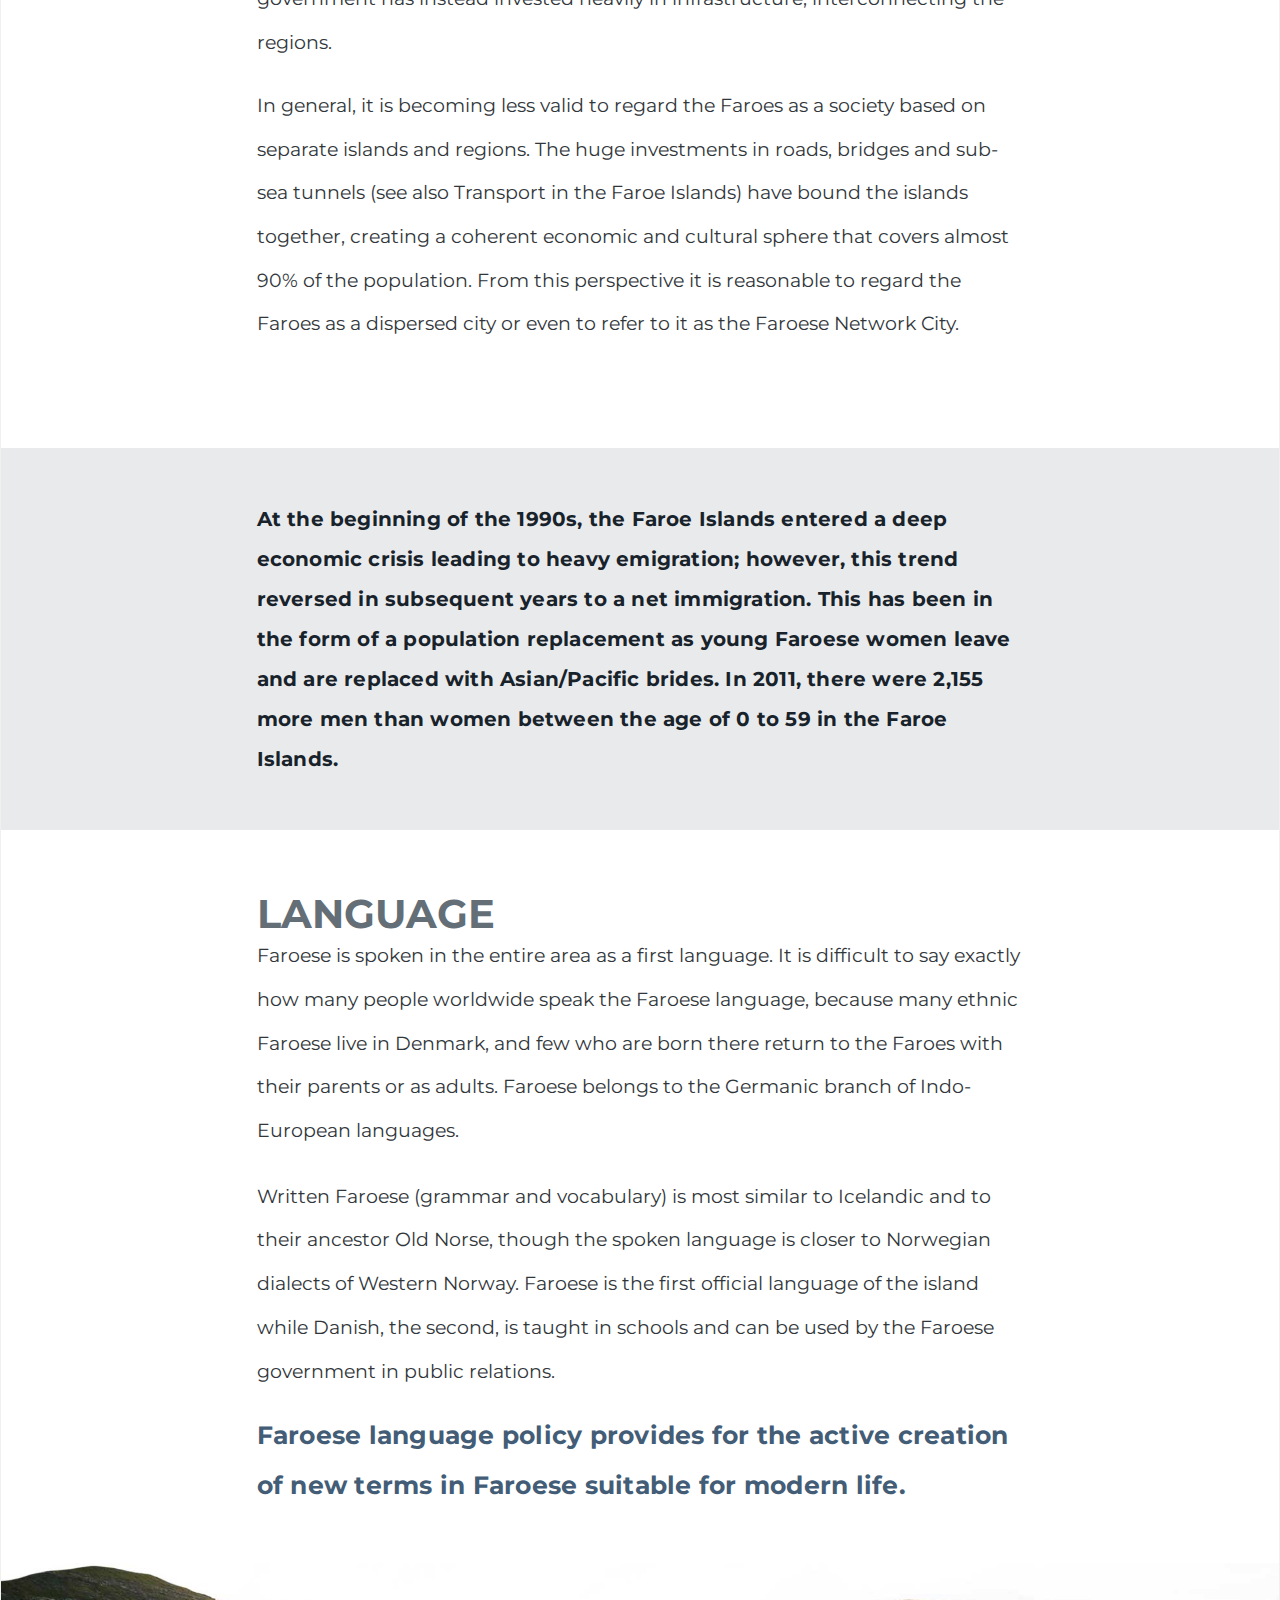
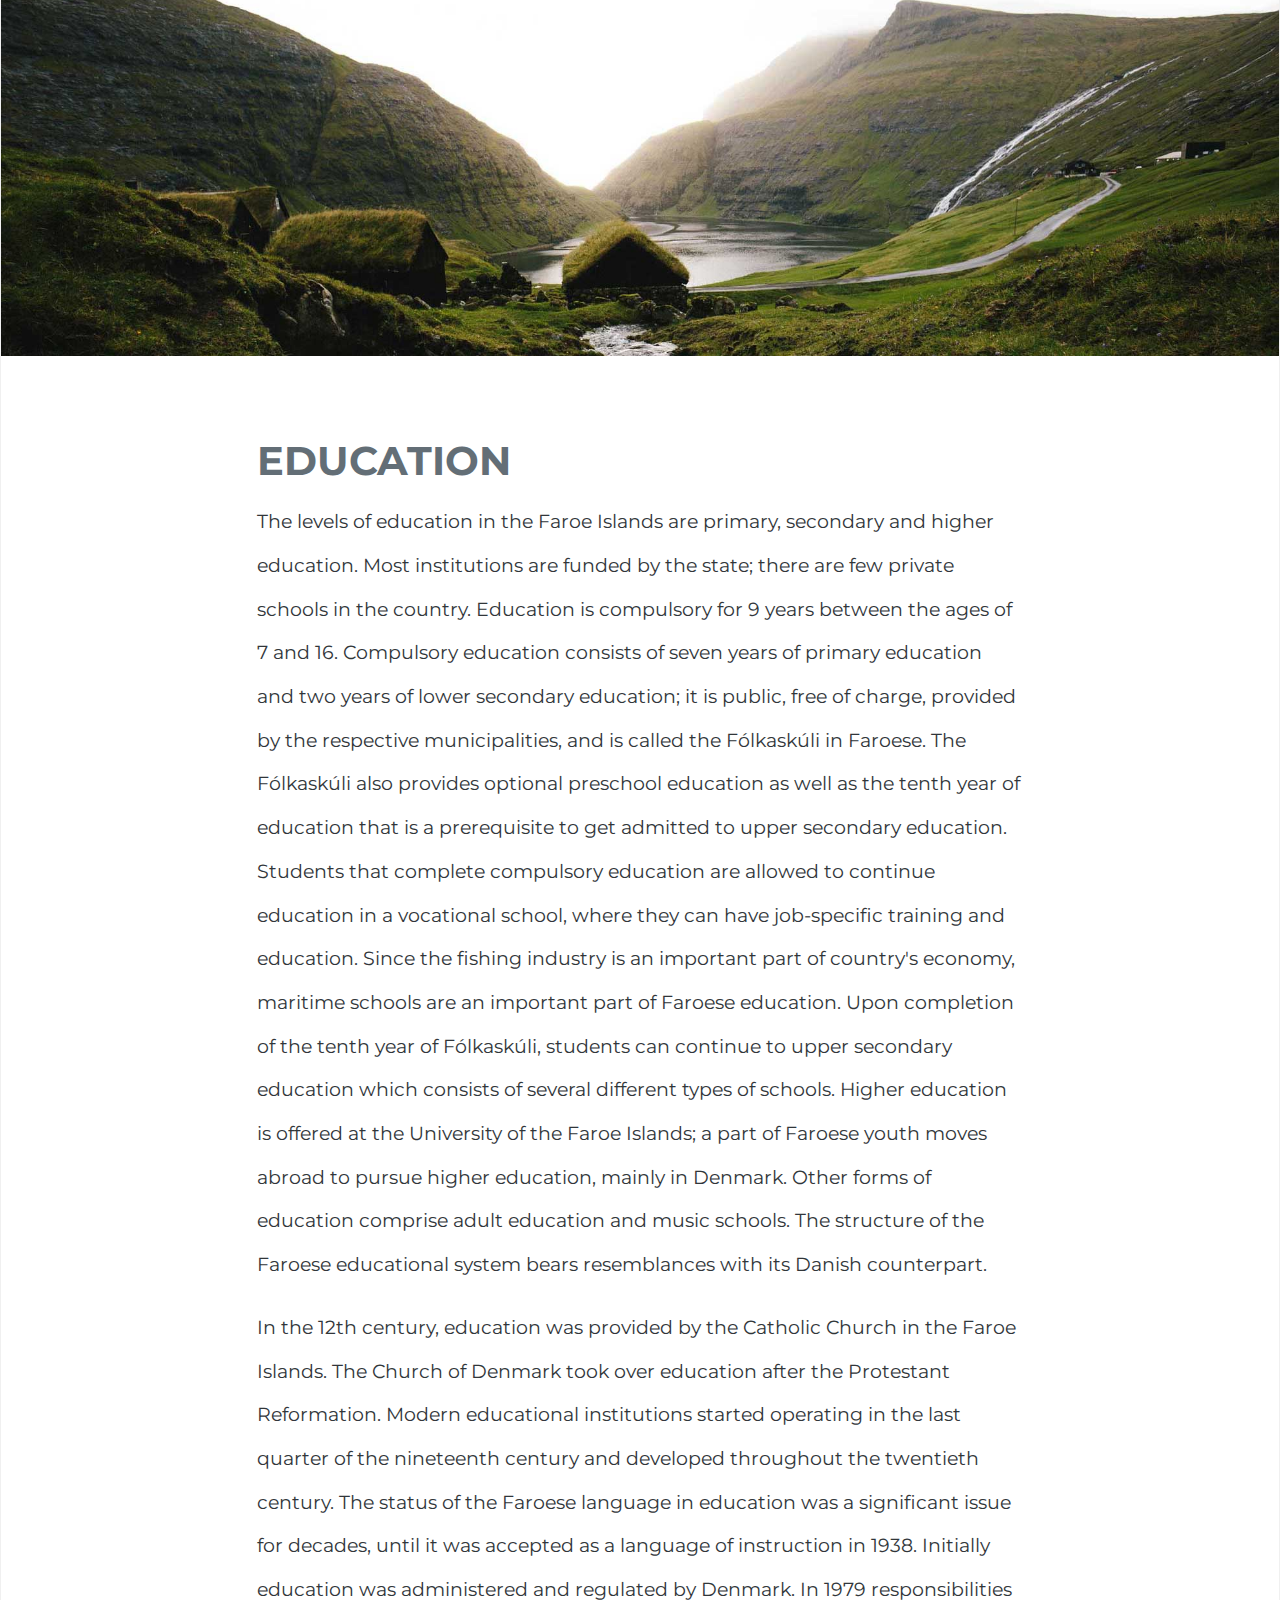
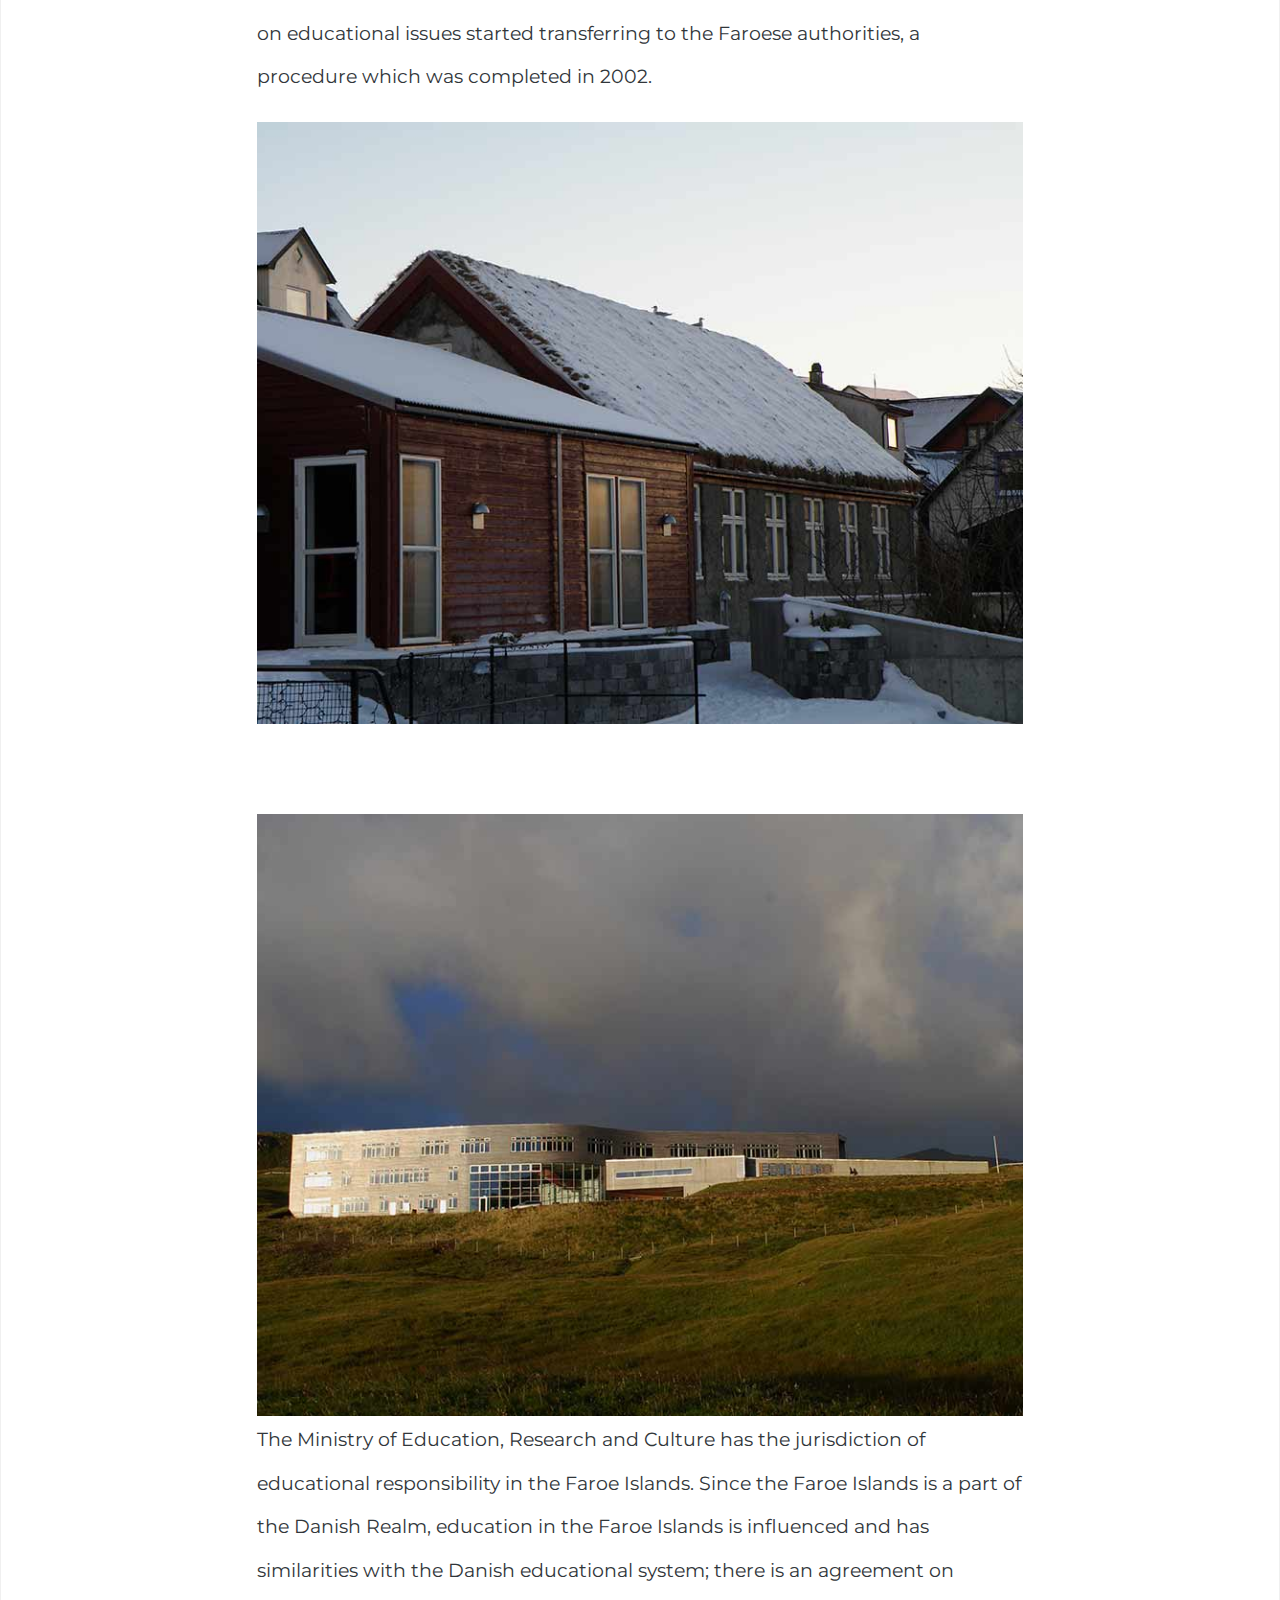
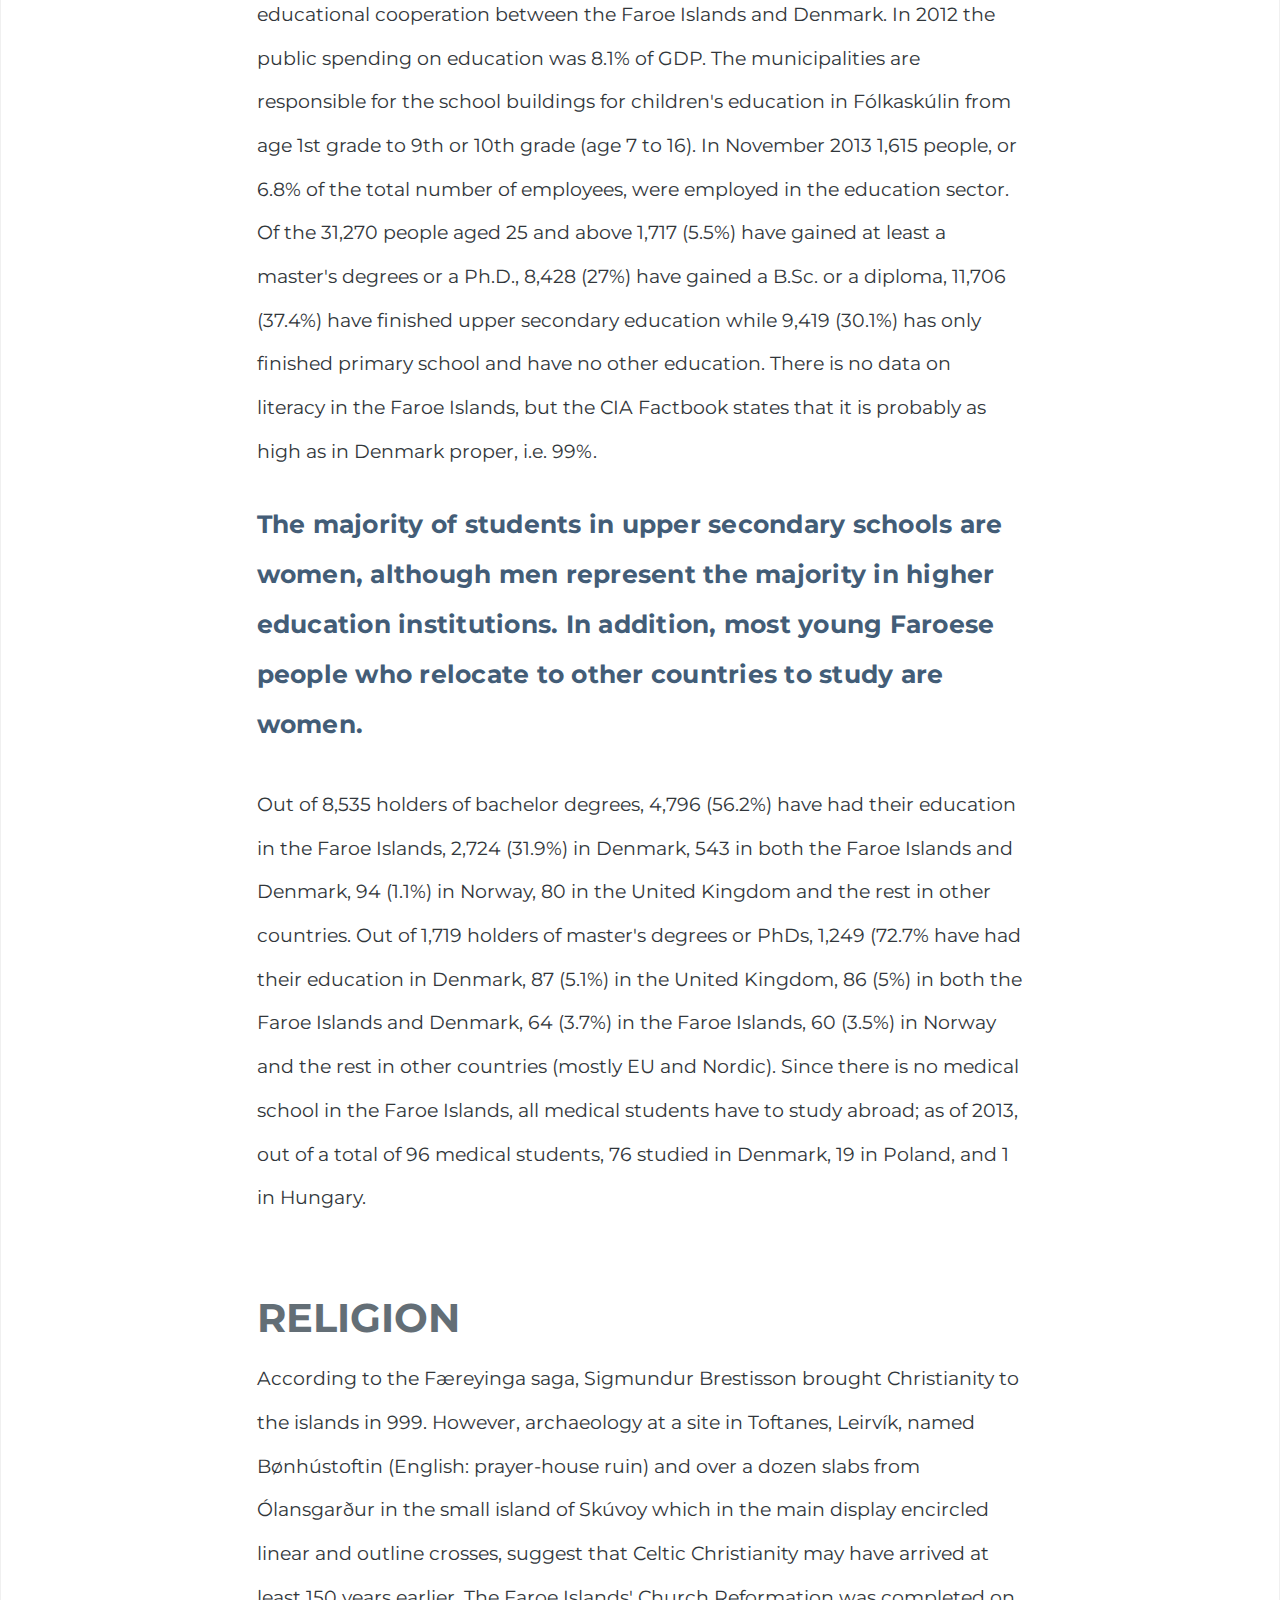
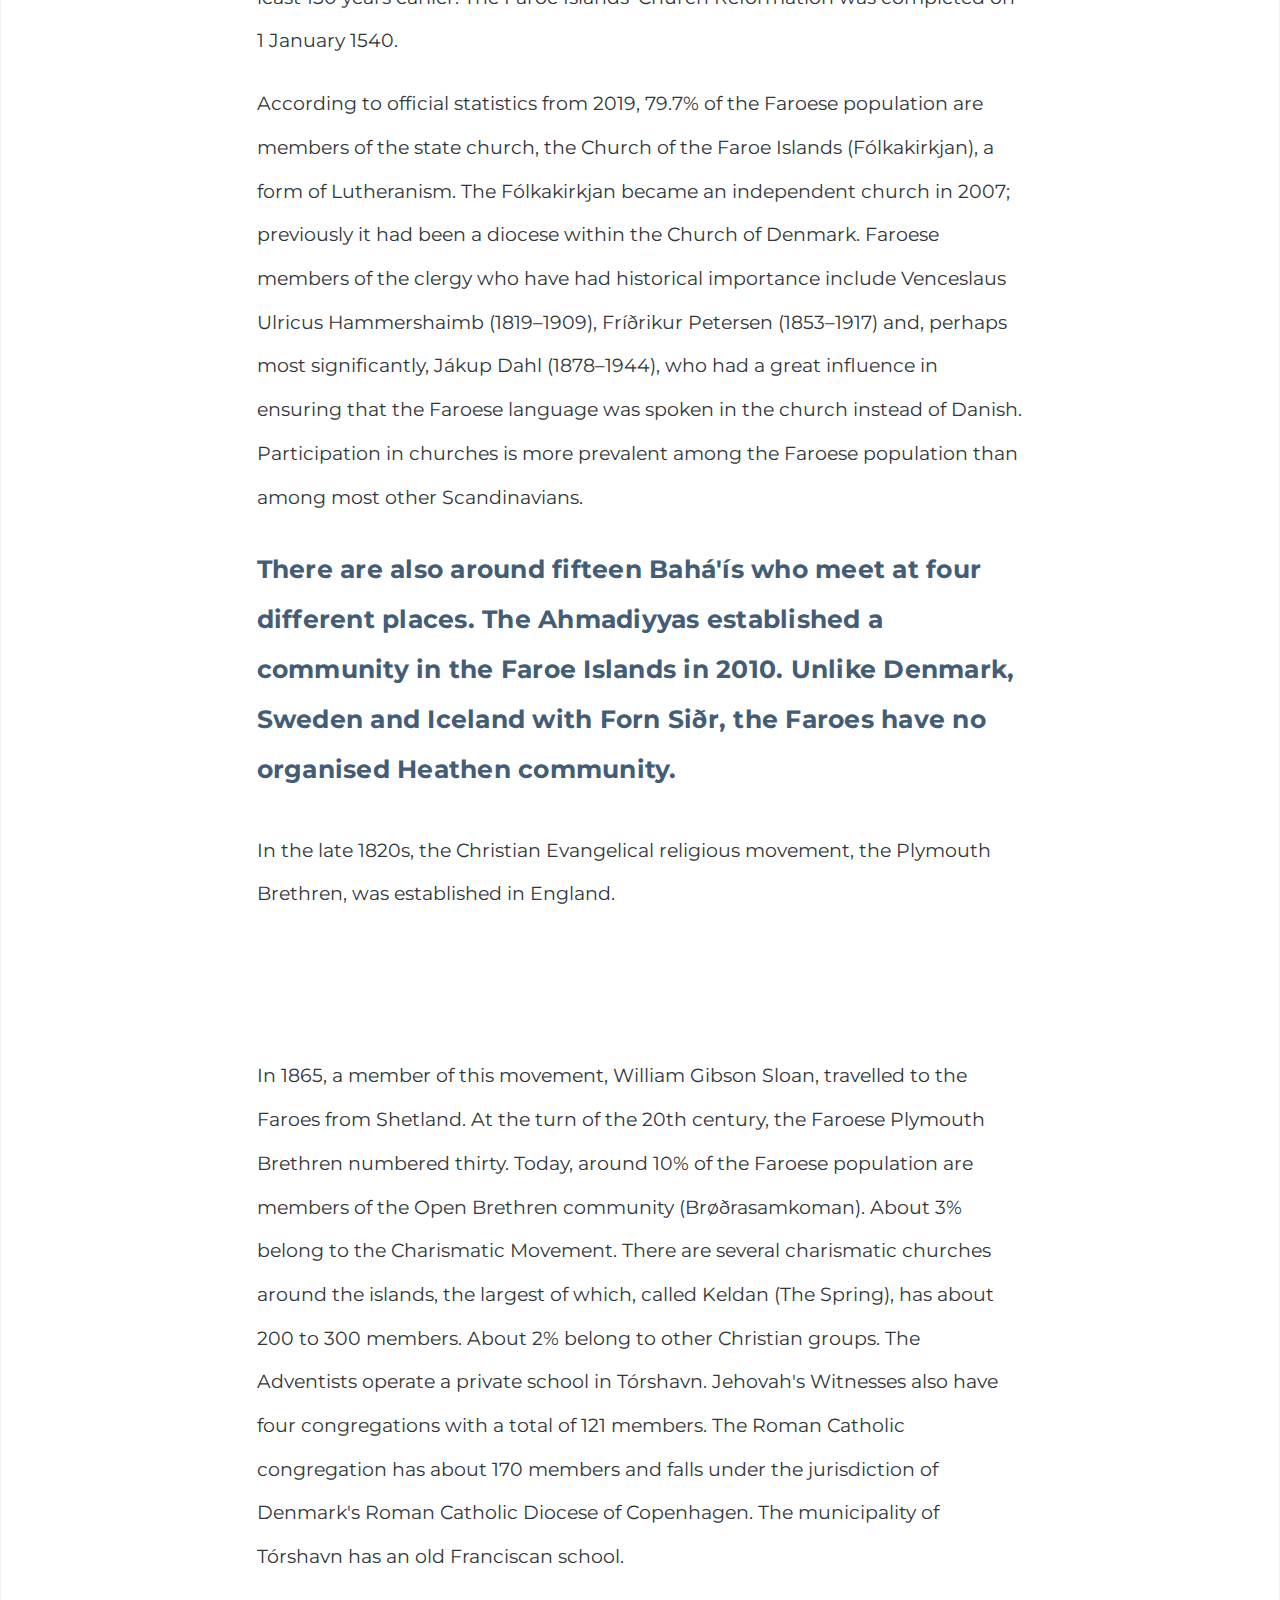
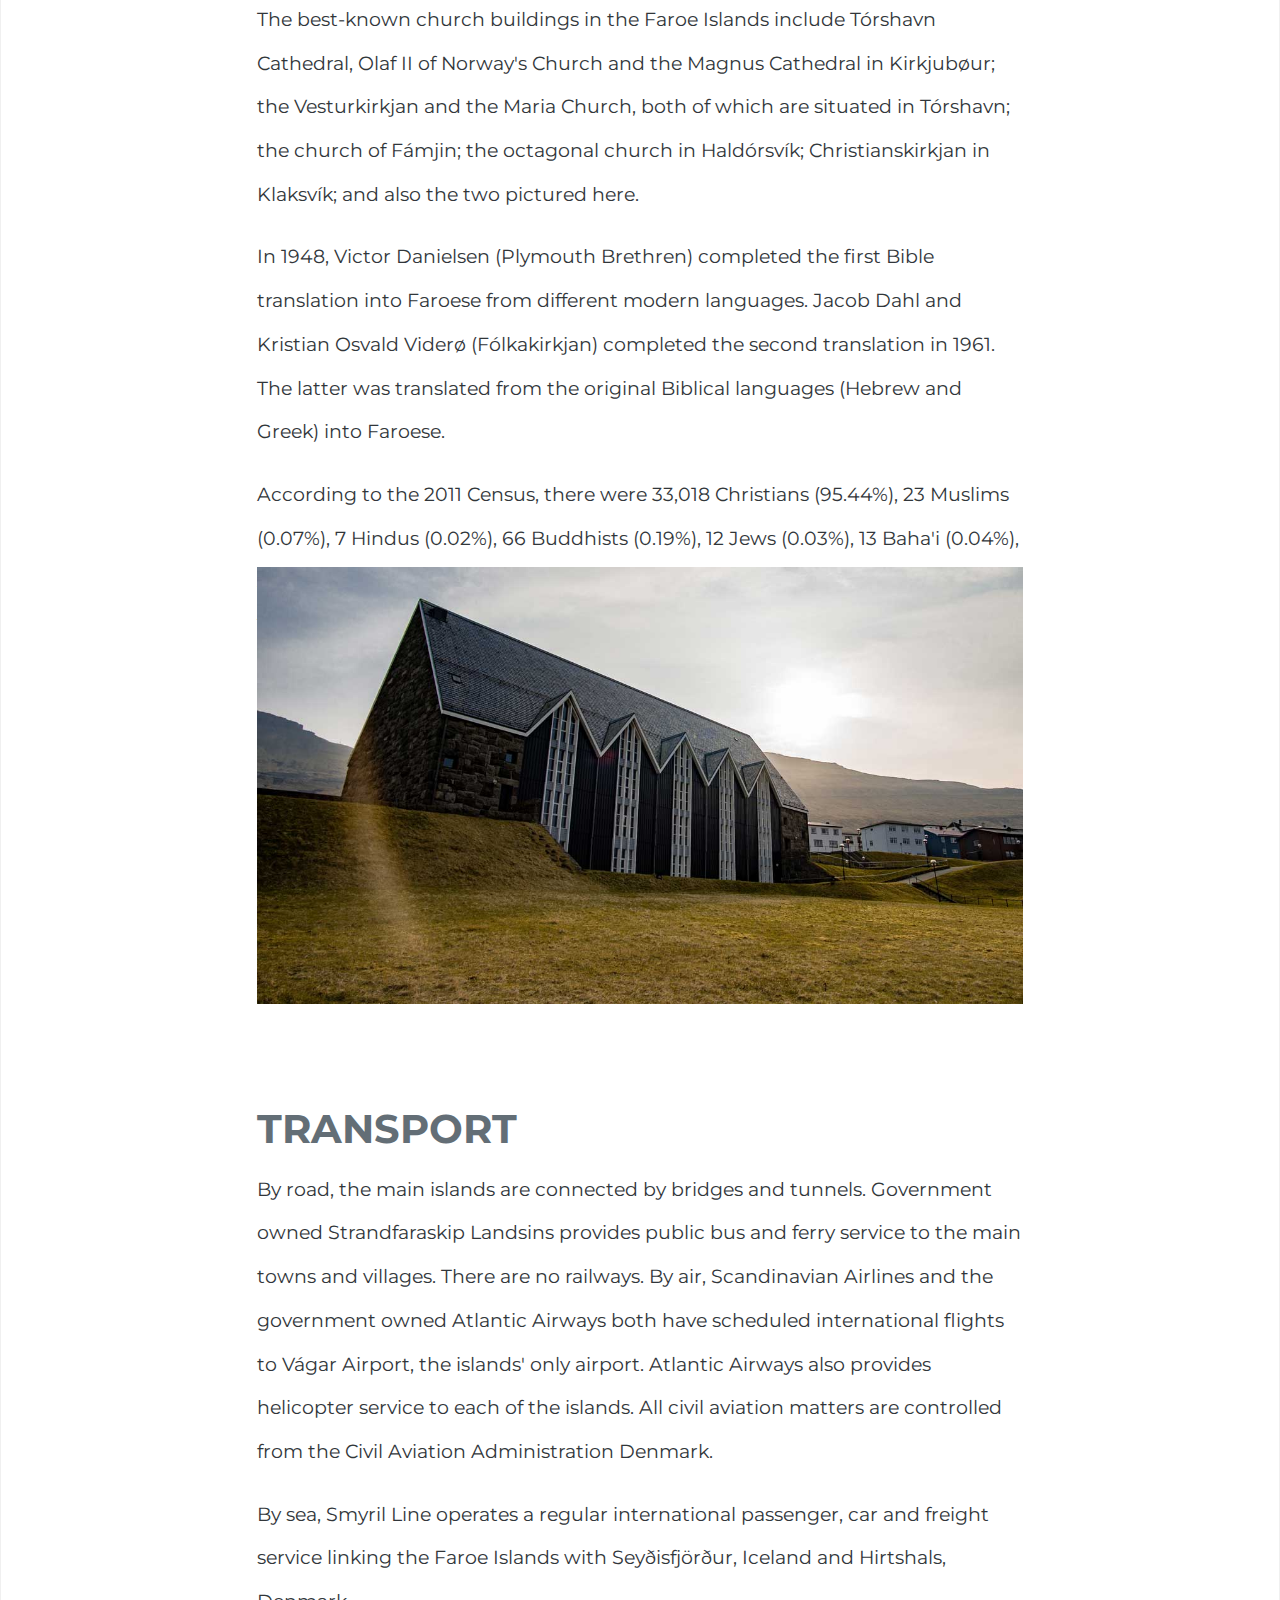
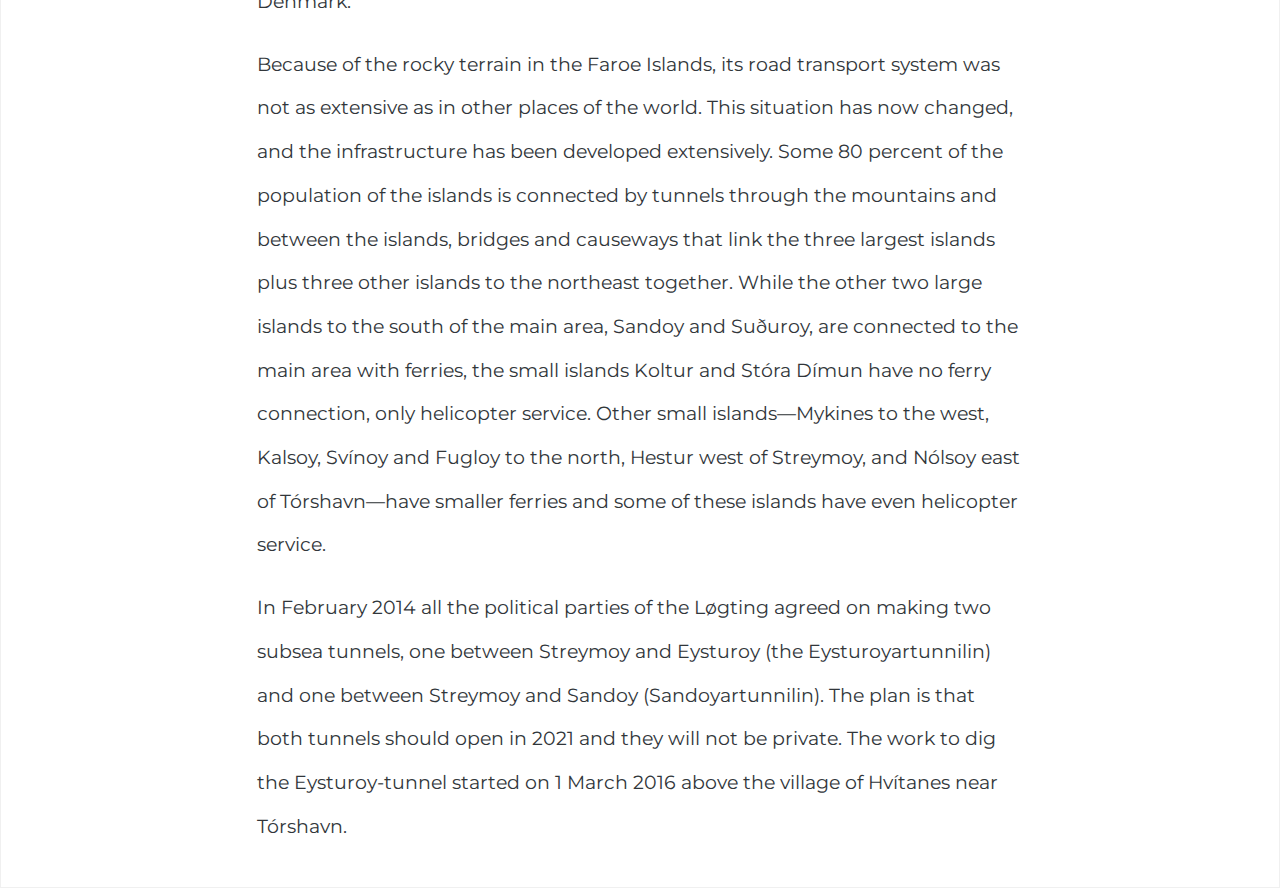
<file: demographics.html>
<!DOCTYPE html>
<html>
<head>

	<meta charset="utf-8">
	<meta http-equiv="X-UA-Compatible" content="IE=edge">
	<title>Faroe Islands | Demographics</title>
	<meta name="description" content="">

	<!-- Enable responsive layouts; tell browsers not to shrink pages to fit small screens -->
	<meta name="viewport" content="width=device-width, initial-scale=1">

	<!-- Load styles -->
	<!-- For production, combine all of the stylesheets -->
	<link rel="stylesheet" href="css/sitewide.css">

	<!-- Webfonts -->
	<link href="https://fonts.googleapis.com/css?family=Source+Sans+Pro" rel="stylesheet">
	<!-- Montserrat -->
	<link href="https://fonts.googleapis.com/css?family=Montserrat:400,500,600i,700,800&display=swap" rel="stylesheet">

</head>
<body class="homepage">
<!-- Change this classname for each page/type! -->

	<!-- Page content typically goes inside the container -->
	<div class="container">
		<section class="background_img">

		<!-- Begin Nav Bar -->
		<ul class="navigation">
			<li class="navigation"> <a href="index.html">HOME</a></li>
			<li class="navigation"> <a href="history.html">HISTORY</a></li>
			<li class="navigation"> <a href="geography.html">GEOGRAPHY</a></li>
			<li class="navigation"> <a href="culture.html">CULTURE</a></li>
			<li class="navigation"> <a class="active" href="demographics.html">DEMOGRAPHICS</a></li>
			<li class="navigation"> <a href="politics.html">POLITICS</a></li>
		</ul>
		<!-- End Nav Bar -->

<!-- Begin Main 1 -->
<main class="main">
		<h1>Demographics</h1>
		<h2>The vast majority of the population are ethnic Faroese, of Norse and Celtic descent.<br>
			Recent DNA analyses have revealed that Y chromosomes, tracing male descent, are 87% Scandinavian.
			The studies show that mitochondrial DNA, tracing female descent, is 84% Celtic.</h2>


		<p>There is a gender deficit of about 2,000 women owing to migration. As a result, some Faroese men
			have married women from the Philippines and Thailand, whom they met through such channels as online
			dating websites, and arranged for them to emigrate to the islands. This group of approximately three
			hundred women make up the largest ethnic minority in the Faroes.</p>

			<p>The total fertility rate of the Faroe Islands is currently one of the highest in Europe.
			The fertility rate is 2.409 children born per woman (2015 est.).

			The 2011 census shows that of the approximately 48,600 inhabitants of the Faroe Islands
			(17,441 private households in 2011), 43,135 were born in the Faroe Islands, 3,597 were born
			in the other two countries of the Kingdom of Denmark (Denmark or Greenland), and 1,614 were
			born outside the Kingdom of Denmark. People were also asked about their nationality, including
			Faroese. Children under 15 were not asked about their nationality. 97% said that they were ethnic
			Faroese, which means that many of those who were born in either Denmark or Greenland consider
			themselves as ethnic Faroese. The other 3% of those older than 15 said they were not Faroese:
			515 were Danish, 433 were from other European countries, 147 came from Asia, 65 from Africa,
			55 from the Americas, 23 from Russia. The Faroe Islands have people from 77 different nationalities.
		</p>

			<p>If the first inhabitants of the Faroe Islands were Irish monks, they must have lived as a very
			small group of settlers. Later, when the Vikings colonised the islands, there was a considerable
			increase in the population. However, it never exceeded 5,000 until the 19th century. Around 1349,
			about half the population perished in the Black Death plague.

			Only with the rise of the deep-sea fishery (and thus independence from agriculture in the islands'
			harsh terrain) and with general progress in the health service was rapid population growth possible
			in the Faroes. Beginning in the 19th century, the population increased tenfold in 200 years.</p>
</main>
<!-- End Main 1 -->

<!-- Begin Image Grid -->
<div class="grid_3column">
			<img src="img/demo_1.jpg" alt="A Faroese Couple in an old photograph">
			<img src="img/demo_2.jpg" alt="Pál Joensen a Faroese Swimmer ">
			<img src="img/demo_3.jpg" alt="An elderly Faroese Seaman">
		</div>
<!-- End Image Grid -->

<!-- Begin Main 2 Demographics-->
<main class="main2">
	<p>The Faroese population is spread across most of the area; it was not until recent decades that
		significant urbanisation occurred. Industrialisation has been remarkably decentralised, and the
		area has therefore maintained quite a viable rural culture. Nevertheless, villages with poor harbour
		facilities have been the losers in the development from agriculture to fishing, and in the most
		peripheral agricultural areas, also known as Útoyggjar "Outer Islands", there are few young people.
		In recent decades, the village-based social structure has nevertheless been placed under pressure,
		giving way to a rise in interconnected "centres" that are better able to provide goods and services
		than the badly connected periphery. This means that shops and services are now relocating en masse
		from the villages into the centres, and slowly but steadily the Faroese population is concentrating
		in and around the centres.</p>

	<p>In the 1990s, the government abandoned the old national policy of developing the villages
		(Bygdamenning), and instead began a process of regional development (Økismenning). The term
		"region" referred to the large islands of the Faroes. Nevertheless, the government was unable to
		press through the structural reform of merging small rural municipalities to create sustainable,
		decentralised entities that could drive forward regional development. As regional development has
		been difficult on the administrative level, the government has instead invested heavily in
		infrastructure, interconnecting the regions.</p>

	<p>In general, it is becoming less valid to regard the Faroes as a society based on separate islands and
		regions. The huge investments in roads, bridges and sub-sea tunnels (see also Transport in the Faroe
		Islands) have bound the islands together, creating a coherent economic and cultural sphere that covers
		almost 90% of the population. From this perspective it is reasonable to regard the Faroes as a
		dispersed city or even to refer to it as the Faroese Network City.</p>
</main>
<!-- End Main 2 Demographics-->

<!-- Begin Pull Quote 1 -->
<div class="pull_quote">

	<p>At the beginning of the 1990s, the Faroe Islands entered a deep economic crisis leading to heavy
		emigration; however, this trend reversed in subsequent years to a net immigration. This has been in
		the form of a population replacement as young Faroese women leave and are replaced with Asian/Pacific
		brides. In 2011, there were 2,155 more men than women between the age of 0 to 59 in the Faroe Islands.</p>
</div>
<!-- End Pull Quote 1 -->

<!-- Begin Main 3 Language -->
<main class="main2">
	<h4>LANGUAGE</h4>
	<div class="body_grid">

		<p class="body_grid_1"> Faroese is spoken in the entire area as a first language. It is difficult to say exactly how many
					people worldwide speak the Faroese language, because many ethnic Faroese live in Denmark, and few who
					are born there return to the Faroes with their parents or as adults. Faroese belongs to the Germanic
					branch of Indo-European languages.  </p>

		<p class="body_grid_2"> Written Faroese (grammar and vocabulary) is most similar to Icelandic and to their ancestor Old Norse, though the spoken
			language is closer to Norwegian dialects of Western Norway. Faroese is the first official language of
			the island while Danish, the second, is taught in schools and can be used by the Faroese government in
			public relations. </p>

	</div>
	<p class="pull_quote2">Faroese language policy provides for the active creation of new terms in Faroese
	suitable for modern life. </p>
</main>
<!-- End Main 3 - Language -->

<!-- Begin span image 1 -->
<img src="img/demo_4.jpg" alt="An image of Saksun, Fareo Islands">
<!-- End span image 1 -->

<!-- Begin Main 4 - Education -->
<main class="main2">

		<h4>EDUCATION</h4>
		<p>The levels of education in the Faroe Islands are primary, secondary and higher education. Most institutions are funded by the state; there are few private schools in the country. Education is compulsory for 9 years between the ages of 7 and 16.

			Compulsory education consists of seven years of primary education and two years of lower secondary education; it is public, free of charge, provided by the respective municipalities, and is called the Fólkaskúli in Faroese. The Fólkaskúli also provides optional preschool education as well as the tenth year of education that is a prerequisite to get admitted to upper secondary education. Students that complete compulsory education are allowed to continue education in a vocational school, where they can have job-specific training and education. Since the fishing industry is an important part of country's economy, maritime schools are an important part of Faroese education. Upon completion of the tenth year of Fólkaskúli, students can continue to upper secondary education which consists of several different types of schools. Higher education is offered at the University of the Faroe Islands; a part of Faroese youth moves abroad to pursue higher education, mainly in Denmark. Other forms of education comprise adult education and music schools. The structure of the Faroese educational system bears resemblances with its Danish counterpart. </p>

		<p>In the 12th century, education was provided by the Catholic Church in the Faroe Islands. The Church of Denmark took over education after the Protestant Reformation. Modern educational institutions started operating in the last quarter of the nineteenth century and developed throughout the twentieth century. The status of the Faroese language in education was a significant issue for decades, until it was accepted as a language of instruction in 1938. Initially education was administered and regulated by Denmark. In 1979 responsibilities on educational issues started transferring to the Faroese authorities, a procedure which was completed in 2002. </p>

<div class="img_spacing">
		<div class="body_grid">
		<img src="img/demo_5.jpg" alt="An image of the first school in Sørvágur, Faroe Islands. It is now a music school.">
		<img src="img/demo_6.jpg" alt="An Image of the Public Health School and gymnasium in Suðuroy, Faroe Islands">
		</div>
	</div>

		<p>The Ministry of Education, Research and Culture has the jurisdiction of educational responsibility in the Faroe Islands. Since the Faroe Islands is a part of the Danish Realm, education in the Faroe Islands is influenced and has similarities with the Danish educational system; there is an agreement on educational cooperation between the Faroe Islands and Denmark. In 2012 the public spending on education was 8.1% of GDP. The municipalities are responsible for the school buildings for children's education in Fólkaskúlin from age 1st grade to 9th or 10th grade (age 7 to 16). In November 2013 1,615 people, or 6.8% of the total number of employees, were employed in the education sector. Of the 31,270 people aged 25 and above 1,717 (5.5%) have gained at least a master's degrees or a Ph.D., 8,428 (27%) have gained a B.Sc. or a diploma, 11,706 (37.4%) have finished upper secondary education while 9,419 (30.1%) has only finished primary school and have no other education. There is no data on literacy in the Faroe Islands, but the CIA Factbook states that it is probably as high as in Denmark proper, i.e. 99%.</p>

			<p class="pull_quote2">The majority of students in upper secondary schools are women, although men represent the majority in higher education institutions. In addition, most young Faroese people who relocate to other countries to study are women.</p>

			<p>Out of 8,535 holders of bachelor degrees, 4,796 (56.2%) have had their education in the Faroe Islands, 2,724 (31.9%) in Denmark, 543 in both the Faroe Islands and Denmark, 94 (1.1%) in Norway, 80 in the United Kingdom and the rest in other countries. Out of 1,719 holders of master's degrees or PhDs, 1,249 (72.7% have had their education in Denmark, 87 (5.1%) in the United Kingdom, 86 (5%) in both the Faroe Islands and Denmark, 64 (3.7%) in the Faroe Islands, 60 (3.5%) in Norway and the rest in other countries (mostly EU and Nordic). Since there is no medical school in the Faroe Islands, all medical students have to study abroad; as of 2013, out of a total of 96 medical students, 76 studied in Denmark, 19 in Poland, and 1 in Hungary. </p>
</main>
<!-- End Main 4 - Education -->

<!-- Begin Main 5 - Religion-->
<main class="main2">
		<h4>RELIGION</h4>
	<div class="body_grid">

		<div class="body_grid_1">

			 <p>According to the Færeyinga saga, Sigmundur Brestisson brought Christianity to the islands in 999.
				 However, archaeology at a site in Toftanes, Leirvík, named Bønhústoftin (English: prayer-house ruin)
				 and over a dozen slabs from Ólansgarður in the small island of Skúvoy which in the main display
				 encircled linear and outline crosses, suggest that Celtic Christianity may have arrived at least
				 150 years earlier. The Faroe Islands' Church Reformation was completed on 1 January 1540.</p>

				 <p>According to official statistics from 2019, 79.7% of the Faroese population are members of the state church,
					 the Church of the Faroe Islands (Fólkakirkjan), a form of Lutheranism. The Fólkakirkjan became an independent
					 church in 2007; previously it had been a diocese within the Church of Denmark. Faroese members of the clergy who
					 have had historical importance include Venceslaus Ulricus Hammershaimb (1819–1909), Fríðrikur Petersen (1853–1917)
					 and, perhaps most significantly, Jákup Dahl (1878–1944), who had a great influence in ensuring that the Faroese
					 language was spoken in the church instead of Danish. Participation in churches is more prevalent among the Faroese
					 population than among most other Scandinavians.</p>

					 <p class="pull_quote2">There are also around fifteen Bahá'ís who meet at four different places. The Ahmadiyyas established a
						 community in the Faroe Islands in 2010. Unlike Denmark, Sweden and Iceland with Forn Siðr, the Faroes have no organised Heathen
						 community.</p>

						 <p>In the late 1820s, the Christian Evangelical religious movement, the Plymouth Brethren, was established in England. </p>
				</div>

		<div class="body_grid_2">
			<p>In 1865, a member of this movement, William Gibson Sloan, travelled to the Faroes from Shetland. At the turn of the 20th century, the Faroese Plymouth Brethren numbered thirty. Today, around 10% of the Faroese population are members of the Open Brethren community (Brøðrasamkoman). About 3% belong to the Charismatic Movement. There are several charismatic churches around the islands, the largest of which, called Keldan (The Spring), has about 200 to 300 members. About 2% belong to other Christian groups. The Adventists operate a private school in Tórshavn. Jehovah's Witnesses also have four congregations with a total of 121 members. The Roman Catholic congregation has about 170 members and falls under the jurisdiction of Denmark's Roman Catholic Diocese of Copenhagen. The municipality of Tórshavn has an old Franciscan school.</p>

			<p>The best-known church buildings in the Faroe Islands include Tórshavn Cathedral, Olaf II of Norway's Church and the Magnus Cathedral in Kirkjubøur; the Vesturkirkjan and the Maria Church, both of which are situated in Tórshavn; the church of Fámjin; the octagonal church in Haldórsvík; Christianskirkjan in Klaksvík; and also the two pictured here.</p>

			<p>In 1948, Victor Danielsen (Plymouth Brethren) completed the first Bible translation into Faroese from different modern languages. Jacob Dahl and Kristian Osvald Viderø (Fólkakirkjan) completed the second translation in 1961. The latter was translated from the original Biblical languages (Hebrew and Greek) into Faroese.</p>

			<p>According to the 2011 Census, there were 33,018 Christians (95.44%), 23 Muslims (0.07%), 7 Hindus (0.02%), 66 Buddhists (0.19%), 12 Jews (0.03%), 13 Baha'i (0.04%), 3 Sikhs (0.01%), 149 others (0.43%), 85 with more than one belief (0.25%), and 1,397 with no religion (4.04%).</p>

		</div>
	</div>

	<div class="history_3">
		<img src="img/demo_7.jpg" alt="Christianskirkjan church, Bordoy island, Faroe Islands">
	</div>
</main>
<!-- End Main 5 - Religion-->

<!-- Begin Main 6 - Econ -->
<main class="main2">

	<h4>TRANSPORT</h4>

	<p>By road, the main islands are connected by bridges and tunnels. Government owned Strandfaraskip Landsins provides public
		bus and ferry service to the main towns and villages. There are no railways.

		By air, Scandinavian Airlines and the government owned Atlantic Airways both have scheduled international flights to Vágar Airport,
		the islands' only airport. Atlantic Airways also provides helicopter service to each of the islands. All civil aviation matters are
		controlled from the Civil Aviation Administration Denmark.</p>

	<p>By sea, Smyril Line operates a regular international passenger, car and freight service linking the Faroe Islands with Seyðisfjörður,
		Iceland and Hirtshals, Denmark.</p>

		<p>	Because of the rocky terrain in the Faroe Islands, its road transport system was not as extensive as in other places of the world.
			This situation has now changed, and the infrastructure has been developed extensively. Some 80 percent of the population of the islands is
			connected by tunnels through the mountains and between the islands, bridges and causeways that link the three largest islands plus three
			other islands to the northeast together. While the other two large islands to the south of the main area, Sandoy and Suðuroy, are connected
			to the main area with ferries, the small islands Koltur and Stóra Dímun have no ferry connection, only helicopter service. Other small
			islands—Mykines to the west, Kalsoy, Svínoy and Fugloy to the north, Hestur west of Streymoy, and Nólsoy east of Tórshavn—have smaller
			ferries and some of these islands have even helicopter service.</p>

	<p>In February 2014 all the political parties of the Løgting agreed on making two subsea tunnels, one between Streymoy and Eysturoy
		(the Eysturoyartunnilin) and one between Streymoy and Sandoy (Sandoyartunnilin). The plan is that both tunnels should open in 2021 and they
		will not be private. The work to dig the Eysturoy-tunnel started on 1 March 2016 above the village of Hvítanes near Tórshavn.</p>
</main>
<!-- End Main 6 Econ -->

</section>

	</div><!-- end container -->

</body>
</html>
</file>
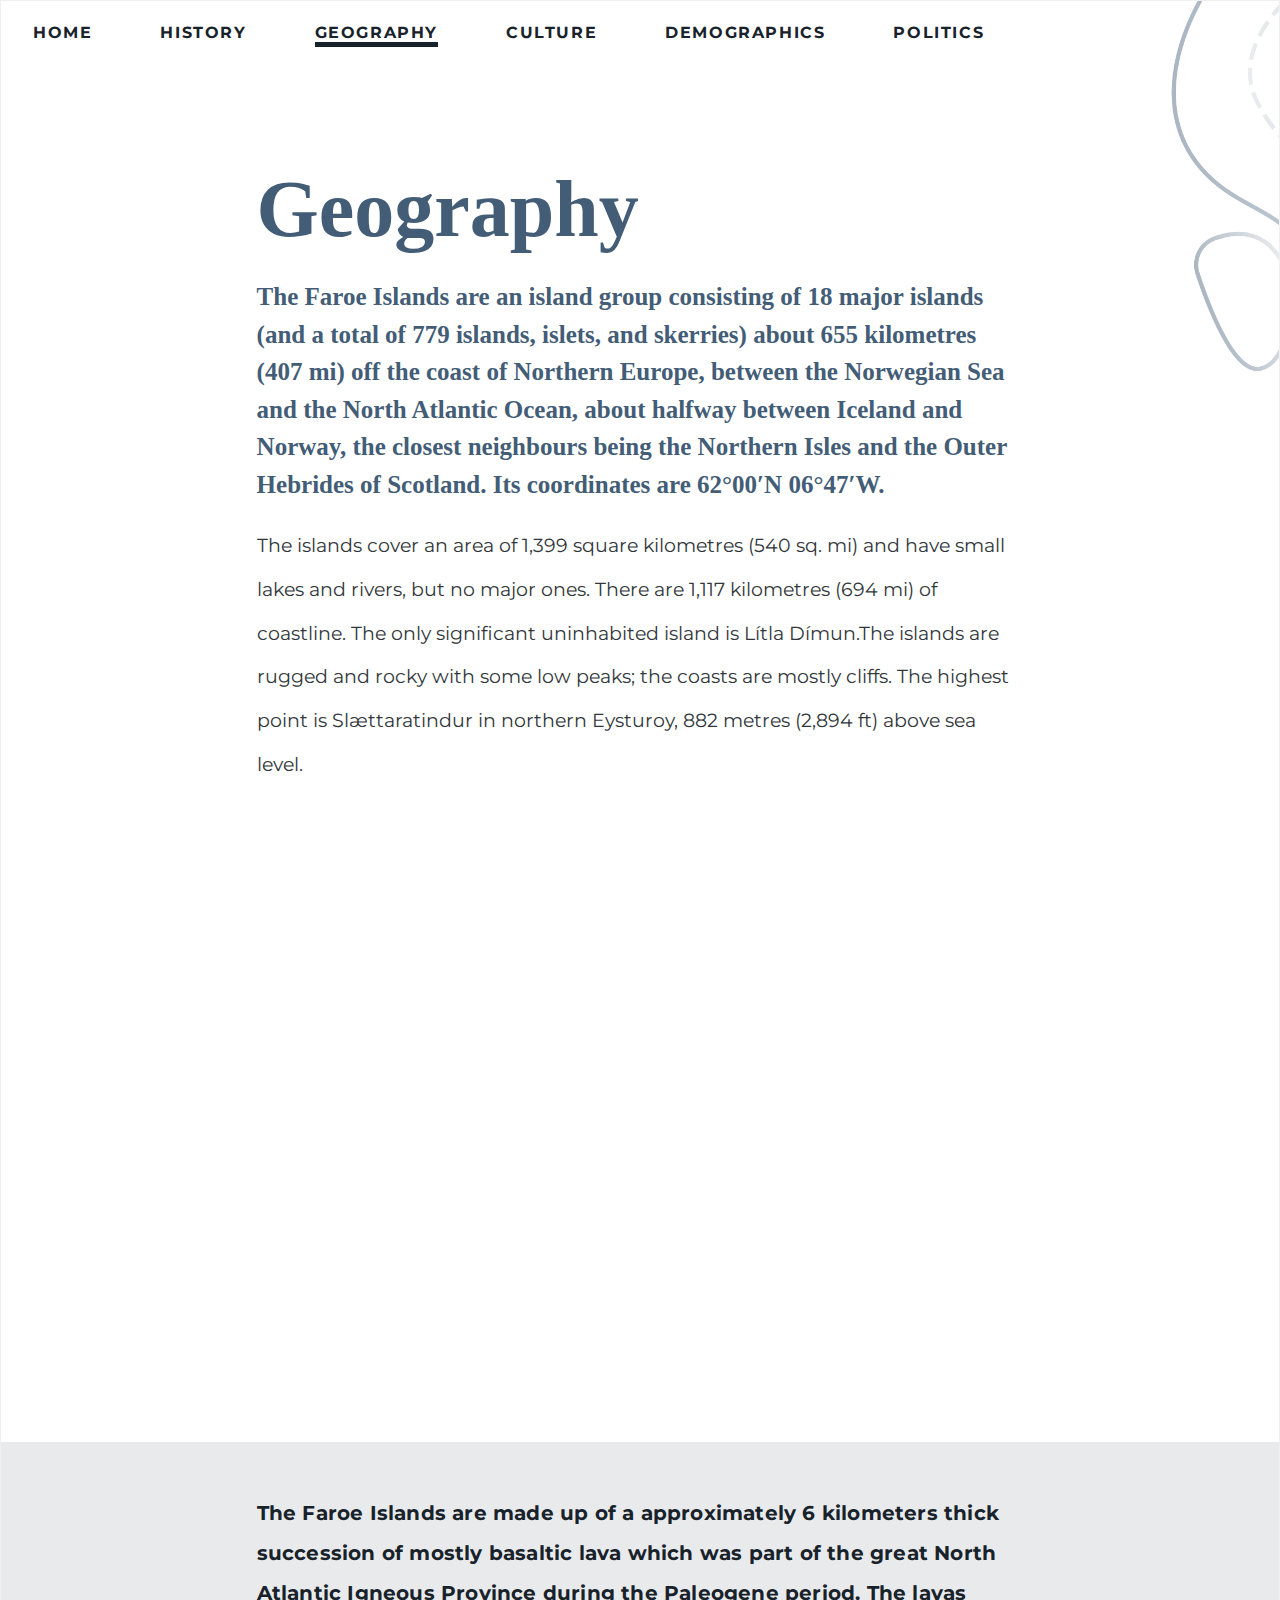
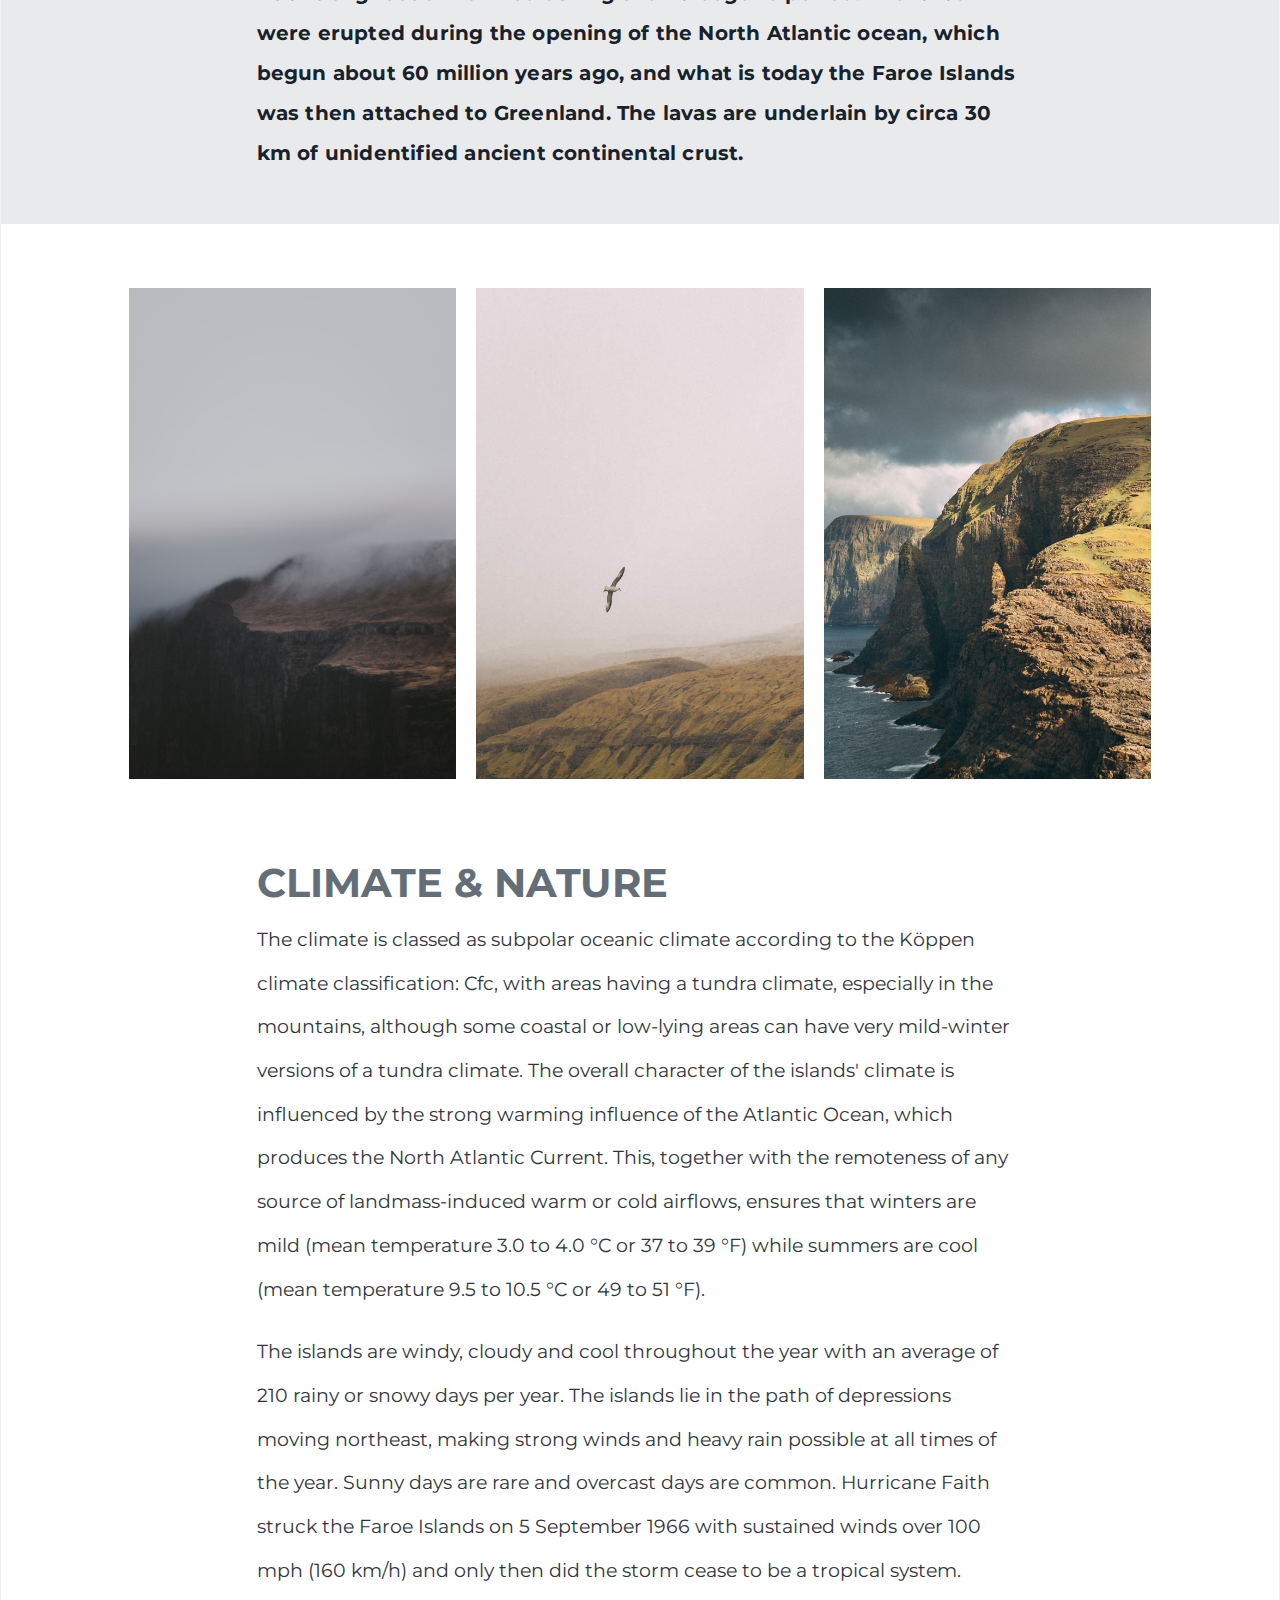
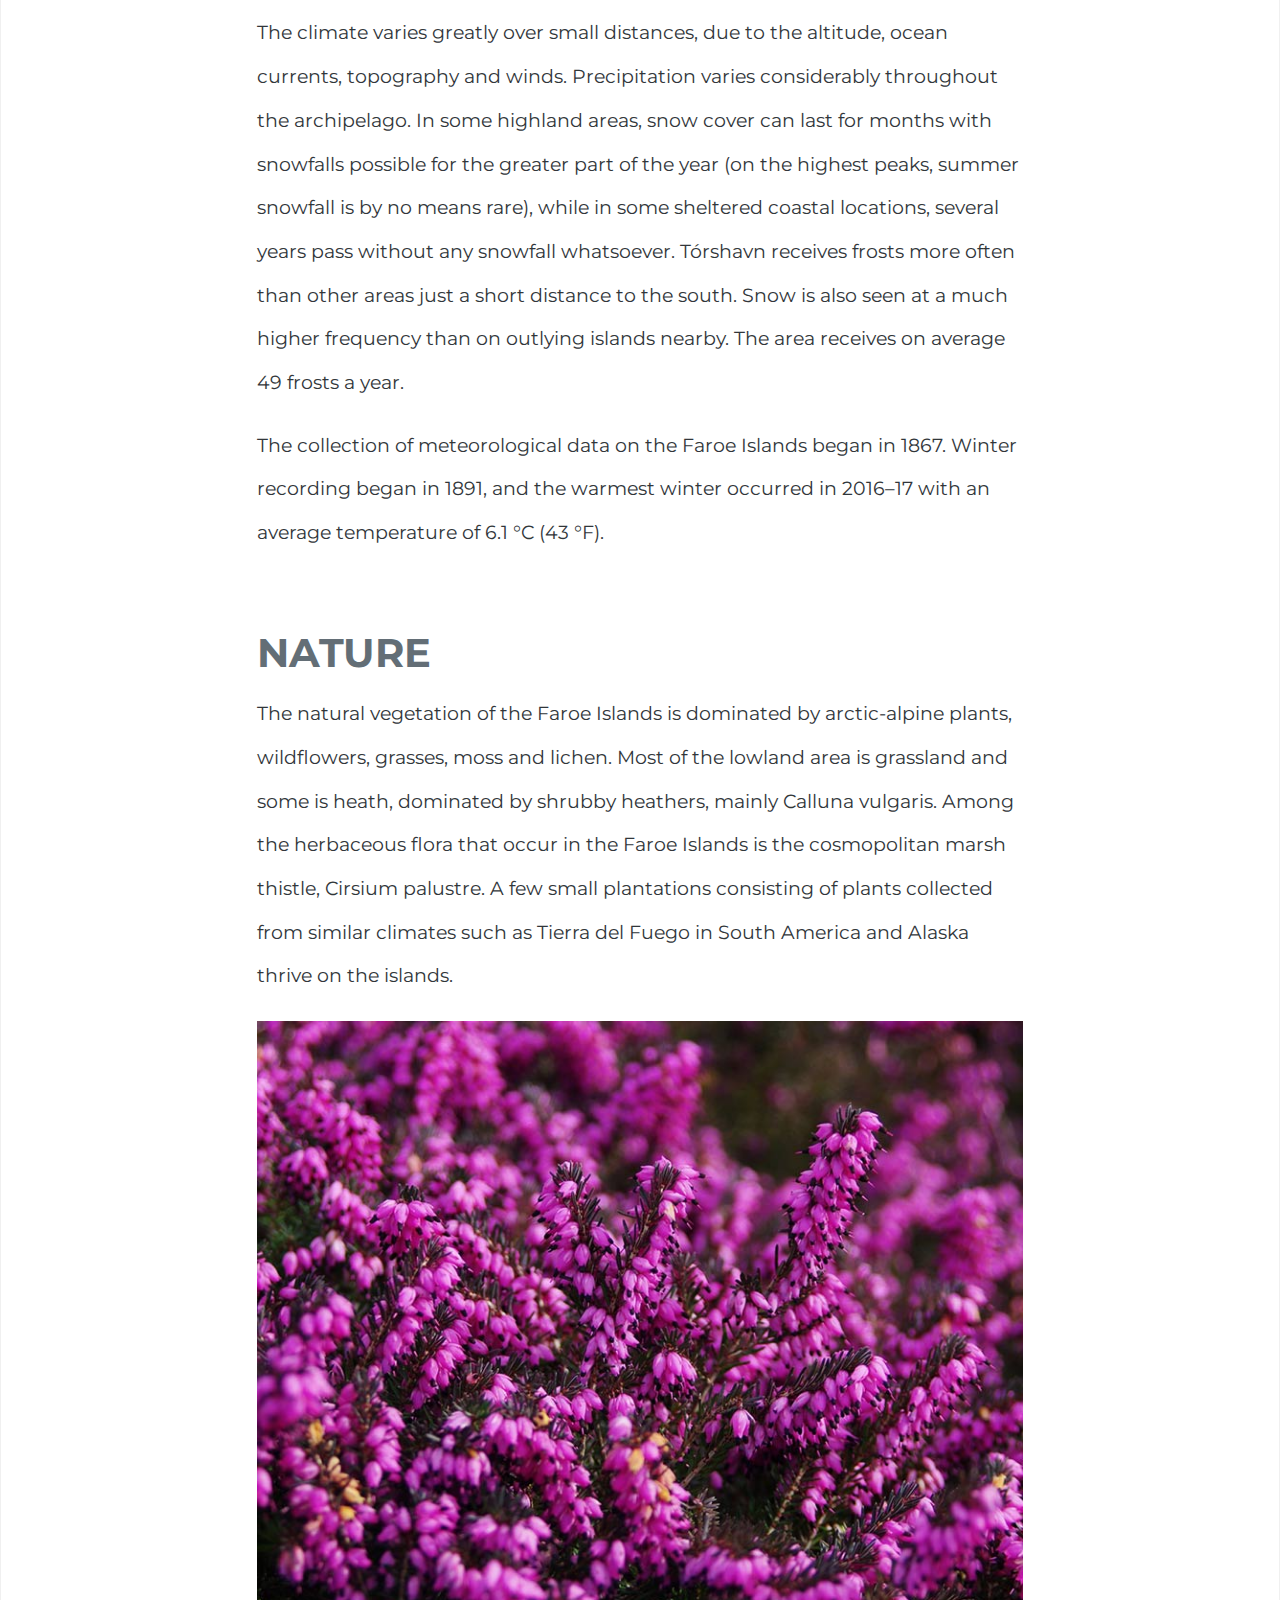
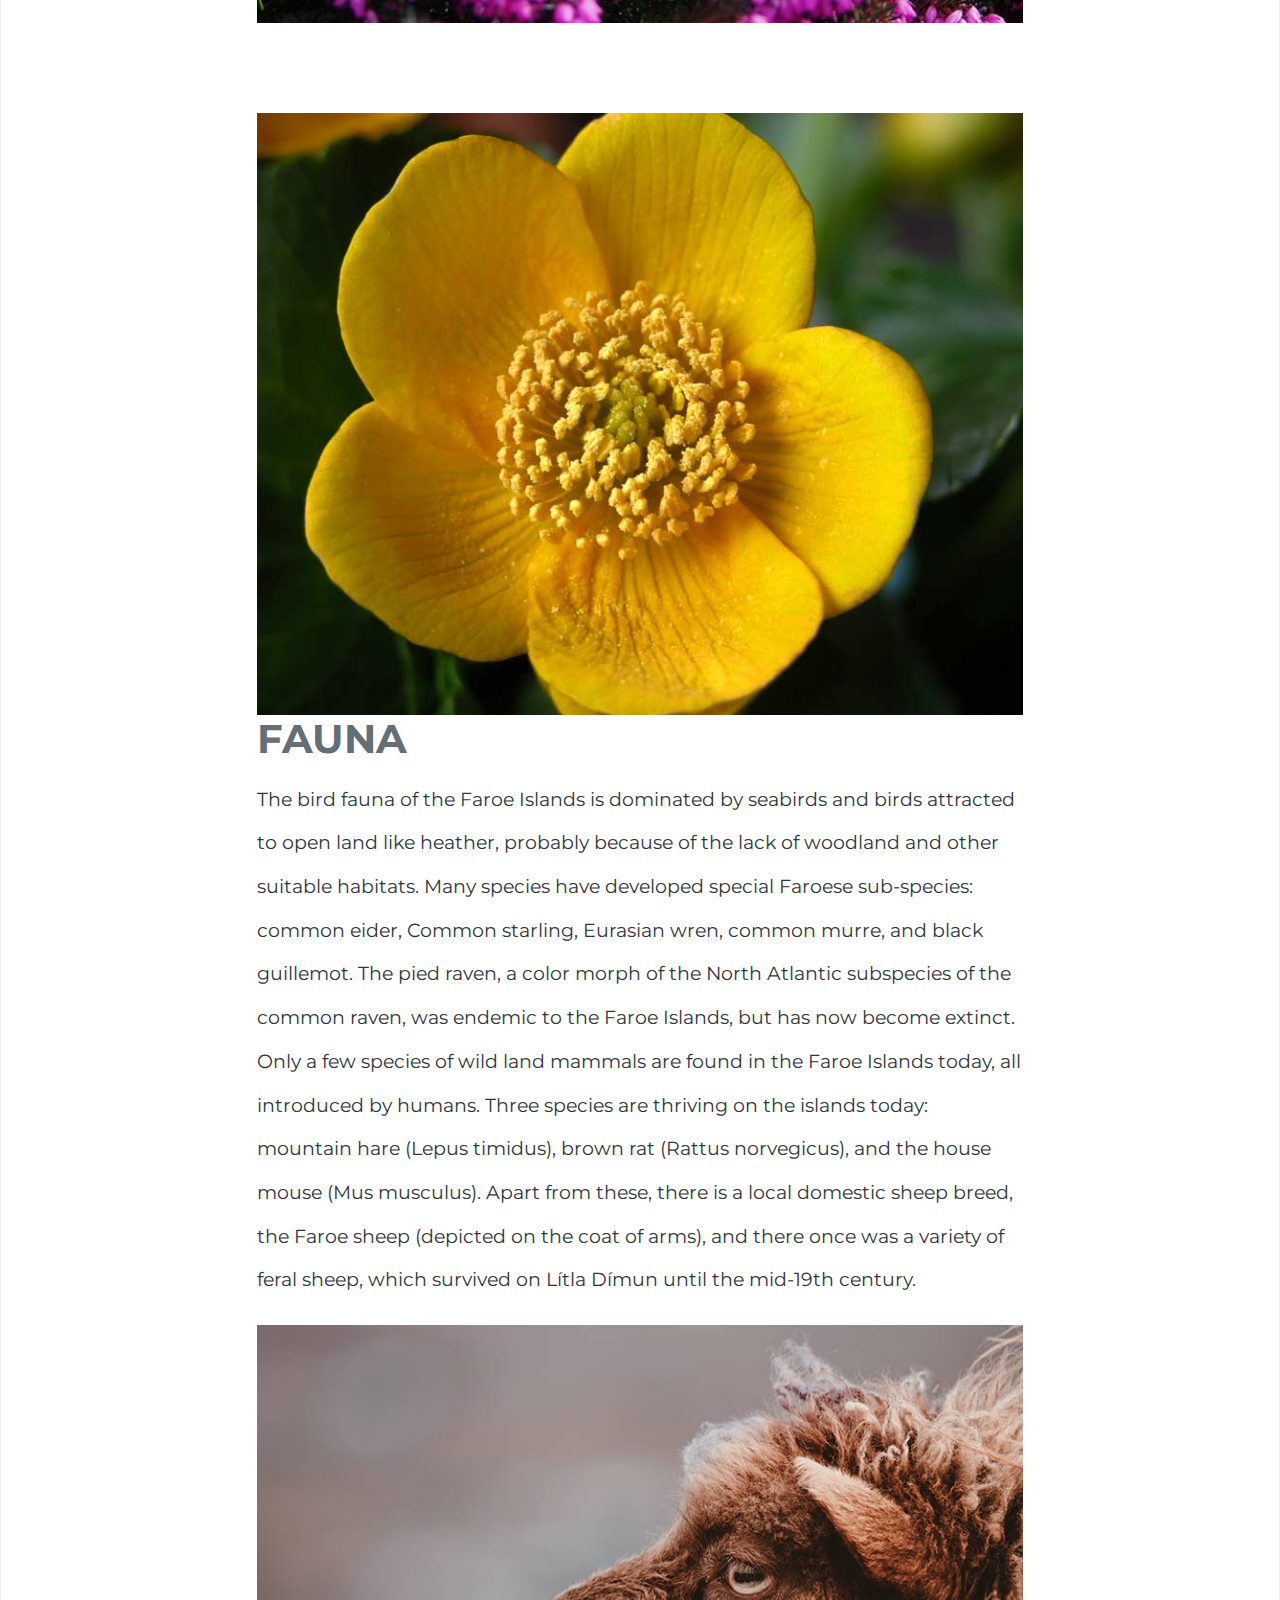
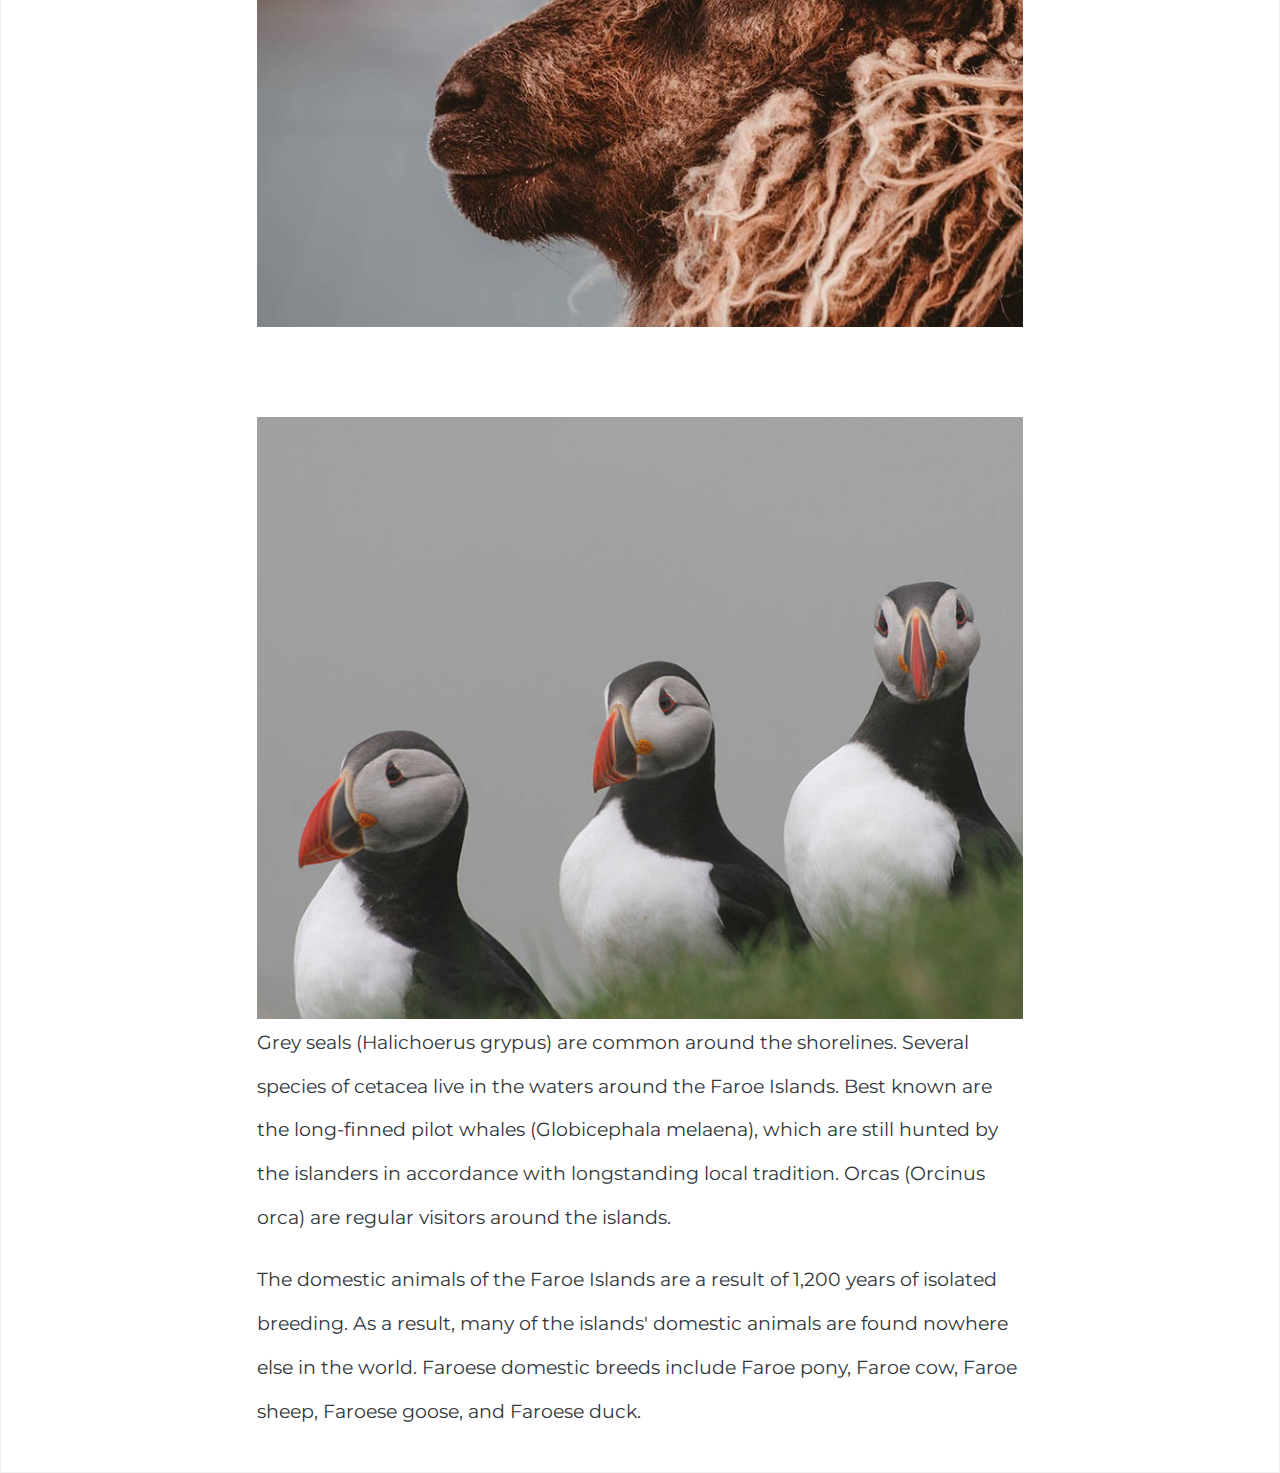
<file: geography.html>
<!DOCTYPE html>
<html>
<head>

	<meta charset="utf-8">
	<meta http-equiv="X-UA-Compatible" content="IE=edge">
	<title>Faroe Islands | Geography</title>
	<meta name="description" content="">

	<!-- Enable responsive layouts; tell browsers not to shrink pages to fit small screens -->
	<meta name="viewport" content="width=device-width, initial-scale=1">

	<!-- Load styles -->
	<!-- For production, combine all of the stylesheets -->
	<link rel="stylesheet" href="css/sitewide.css">

	<!-- Webfonts -->
	<link href="https://fonts.googleapis.com/css?family=Source+Sans+Pro" rel="stylesheet">
	<!-- Montserrat -->
	<link href="https://fonts.googleapis.com/css?family=Montserrat:400,500,600i,700,800&display=swap" rel="stylesheet">

</head>
<body class="homepage">
<!-- Change this classname for each page/type! -->

	<!-- Page content typically goes inside the container -->
	<div class="container">
		<section class="background_img">

		<!-- Begin Nav Bar -->
		<ul class="navigation">
			<li class="navigation"> <a href="index.html">HOME</a></li>
			<li class="navigation"> <a href="history.html">HISTORY</a></li>
			<li class="navigation"> <a class="active" href="geography.html">GEOGRAPHY</a></li>
			<li class="navigation"> <a href="culture.html">CULTURE</a></li>
			<li class="navigation"> <a href="demographics.html">DEMOGRAPHICS</a></li>
			<li class="navigation"> <a href="politics.html">POLITICS</a></li>
		</ul>
		<!-- End Nav Bar -->

<!-- Begin Main 1 -->
<main class="main">

	<h1>Geography</h1>

	<h2>The Faroe Islands are an island group consisting of 18 major islands
				(and a total of 779 islands, islets, and skerries) about 655 kilometres
				(407 mi) off the coast of Northern Europe, between the Norwegian Sea
				and the North Atlantic Ocean, about halfway between Iceland and Norway,
				the closest neighbours being the Northern Isles and the Outer Hebrides
				of Scotland. Its coordinates are 62°00′N 06°47′W. </h2>


	<p>The islands cover an area of 1,399 square kilometres (540 sq. mi) and
					have small lakes and rivers, but no major ones. There are 1,117 kilometres
					(694 mi) of coastline. The only significant uninhabited island is
					Lítla Dímun.The islands are rugged and rocky with some low peaks; the coasts are mostly
					cliffs. The highest point is Slættaratindur in northern Eysturoy, 882 metres
					(2,894 ft) above sea level.</p>

					<div class="map">
					<iframe src="https://www.google.com/maps/embed?pb=!1m18!1m12!1m3!1d481105.2289637117!2d-7.5147205339904355!3d61.8989342172047!2m3!1f0!2f0!3f0!3m2!1i1024!2i768!4f13.1!3m3!1m2!1s0x48bc1593762df9eb%3A0x3fb0314864f71b24!2sFaroe%20Islands!5e0!3m2!1sen!2sus!4v1572323852717!5m2!1sen!2sus" width="1000" height="550"  style="border:0;" allowfullscreen=""></iframe>
					</div>

</main>
<!-- End Main 1 -->


<!-- Begin Map Section -->

<!-- End Map Section -->

<!-- Begin Pull Quote -->

<div class="pull_quote">
			<p>The Faroe Islands are made up of a approximately 6 kilometers thick succession
				of mostly basaltic lava which was part of the great North Atlantic Igneous
				Province during the Paleogene period. The lavas were erupted during the
				opening of the North Atlantic ocean, which begun about 60 million years ago,
				and what is today the Faroe Islands was then attached to Greenland. The lavas
				are underlain by circa 30 km of unidentified ancient continental crust.
			</p>
		</div>
<!-- End Pull Quote -->


<!-- Begin Image Grid -->
<div class="grid_3column">

	<img src="img/geo_1.jpg" alt="Tjørnuvík, Faroe Islands">
	<img src="img/geo_2.jpg" alt="Vestmanna, Faroe Islands">
	<img src="img/geo_3.jpg" alt="A mountainscape image of the Faroe islands, with sun peeking through the clouds">

</div>
<!-- End Image Grid -->


<!-- Begin Main 2 -->
<main class="main2">

	<h3>CLIMATE & NATURE</h3>

	<p>The climate is classed as subpolar oceanic climate according to the Köppen
		climate classification: Cfc, with areas having a tundra climate, especially
		in the mountains, although some coastal or low-lying areas can have very
		mild-winter versions of a tundra climate. The overall character of the
		islands' climate is influenced by the strong warming influence of the
		Atlantic Ocean, which produces the North Atlantic Current. This, together
		with the remoteness of any source of landmass-induced warm or cold airflows,
		ensures that winters are mild (mean temperature 3.0 to 4.0 °C or 37 to 39 °F)
		while summers are cool (mean temperature 9.5 to 10.5 °C or 49 to 51 °F).</p>

	<p>The islands are windy, cloudy and cool throughout the year with an average of
		210 rainy or snowy days per year. The islands lie in the path of depressions
		moving northeast, making strong winds and heavy rain possible at all times of
		the year. Sunny days are rare and overcast days are common. Hurricane Faith
		struck the Faroe Islands on 5 September 1966 with sustained winds over 100 mph
		(160 km/h) and only then did the storm cease to be a tropical system.</p>

		<p>The climate varies greatly over small distances, due to the altitude, ocean
			currents, topography and winds. Precipitation varies considerably throughout
			the archipelago. In some highland areas, snow cover can last for months with
			snowfalls possible for the greater part of the year (on the highest peaks,
			summer snowfall is by no means rare), while in some sheltered coastal
			locations, several years pass without any snowfall whatsoever. Tórshavn
			receives frosts more often than other areas just a short distance to the
			south. Snow is also seen at a much higher frequency than on outlying islands
			nearby. The area receives on average 49 frosts a year.</p>

		<p>	The collection of meteorological data on the Faroe Islands began in 1867.
			Winter recording began in 1891, and the warmest winter occurred in 2016–17
			with an average temperature of 6.1 °C (43 °F).</p>
</main>
<!-- End Main 2 -->

<!-- Begin Main 3 -->
<main class="main2">
	<h4>NATURE</h4>


		<p>The natural vegetation of the Faroe Islands is dominated by arctic-alpine plants,
		wildflowers, grasses, moss and lichen. Most of the lowland area is grassland and
		some is heath, dominated by shrubby heathers, mainly Calluna vulgaris. Among the
		herbaceous flora that occur in the Faroe Islands is the cosmopolitan marsh thistle,
		Cirsium palustre. A few small plantations consisting of plants collected from similar climates such as Tierra del
		Fuego in South America and Alaska thrive on the islands. </p>
<div class="img_spacing">
<div class="body_grid">
		<img src="img/geo_5.jpg" alt="An image of the Calluna Vulgaris a.k.a common heather">
	<img src="img/geo_8.jpg" alt="An Image of the national flower of Faroe Islands - Caltha palustris commonly known as Kingcup or Marsh Marigold">
</div>
</div>

		<h4>FAUNA</h4>

		<p>The bird fauna of the Faroe Islands is dominated by seabirds and birds attracted
			to open land like heather, probably because of the lack of woodland and other
			suitable habitats. Many species have developed special Faroese sub-species:
			common eider, Common starling, Eurasian wren, common murre, and black guillemot.
			The pied raven, a color morph of the North Atlantic subspecies of the common
			raven, was endemic to the Faroe Islands, but has now become extinct. Only a few
			species of wild land mammals are found in the Faroe Islands today, all introduced
			by humans. Three species are thriving on the islands today: mountain hare (Lepus
			timidus), brown rat (Rattus norvegicus), and the house mouse (Mus musculus).
			Apart from these, there is a local domestic sheep breed, the Faroe sheep
			(depicted on the coat of arms), and there once was a variety of feral sheep,
			which survived on Lítla Dímun until the mid-19th century. </p>
<div class="img_spacing">
			<div class="body_grid">
				<img src="img/geo_7.jpg" alt="An image of a a Faroese Sheep">
				<img src="img/geo_6.jpg" alt="An Image of Faroese Puffins aka Atlantic Puffins">
			</div>
		</div>
			<p>Grey seals (Halichoerus grypus) are common around the shorelines.
				Several species of cetacea live in the waters around the Faroe Islands. Best known
				are the long-finned pilot whales (Globicephala melaena), which are still hunted by
				the islanders in accordance with longstanding local tradition. Orcas (Orcinus orca)
				are regular visitors around the islands.</p>

			<p>The domestic animals of the Faroe Islands are a result of 1,200 years of isolated
				breeding. As a result, many of the islands' domestic animals are found nowhere
				else in the world. Faroese domestic breeds include Faroe pony, Faroe cow, Faroe
				sheep, Faroese goose, and Faroese duck.</p>

</main>
<!-- End Main 3 -->



	</div><!-- end container -->
</section>
</body>
</html>
</file>
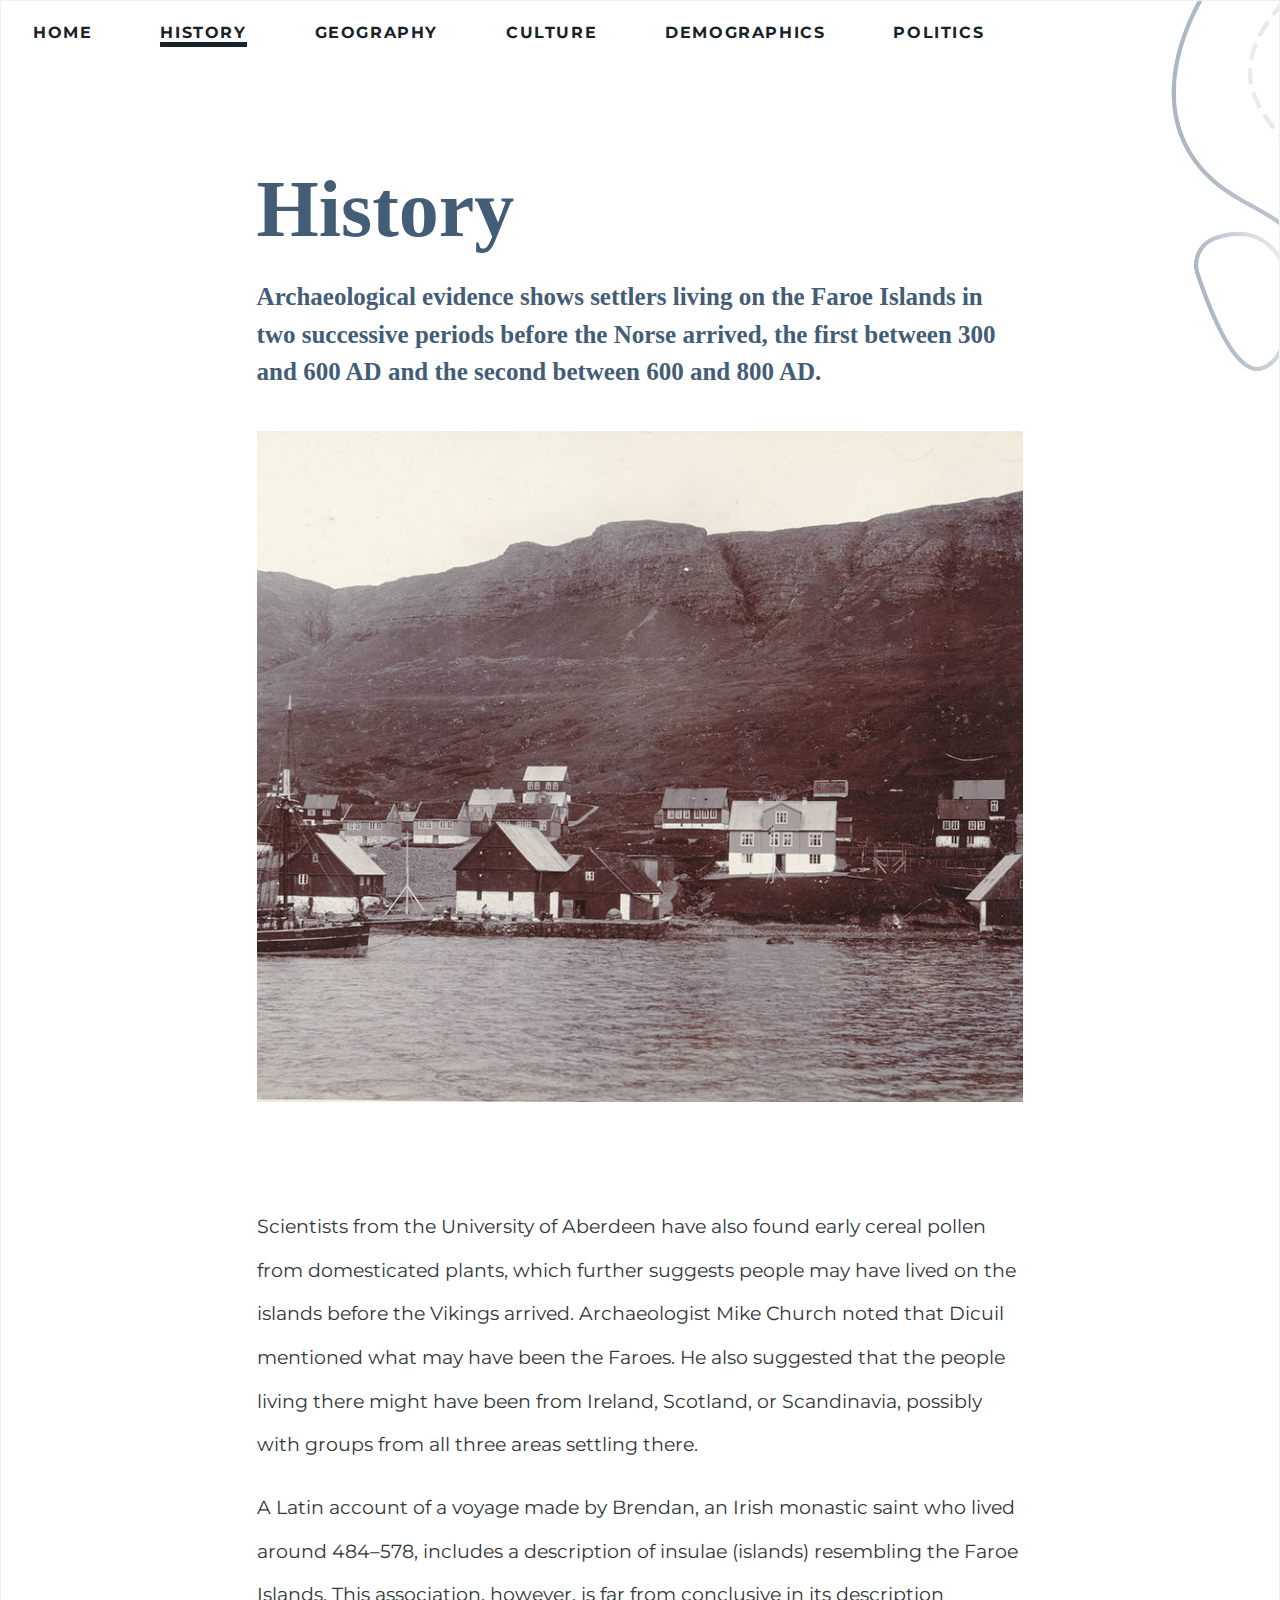
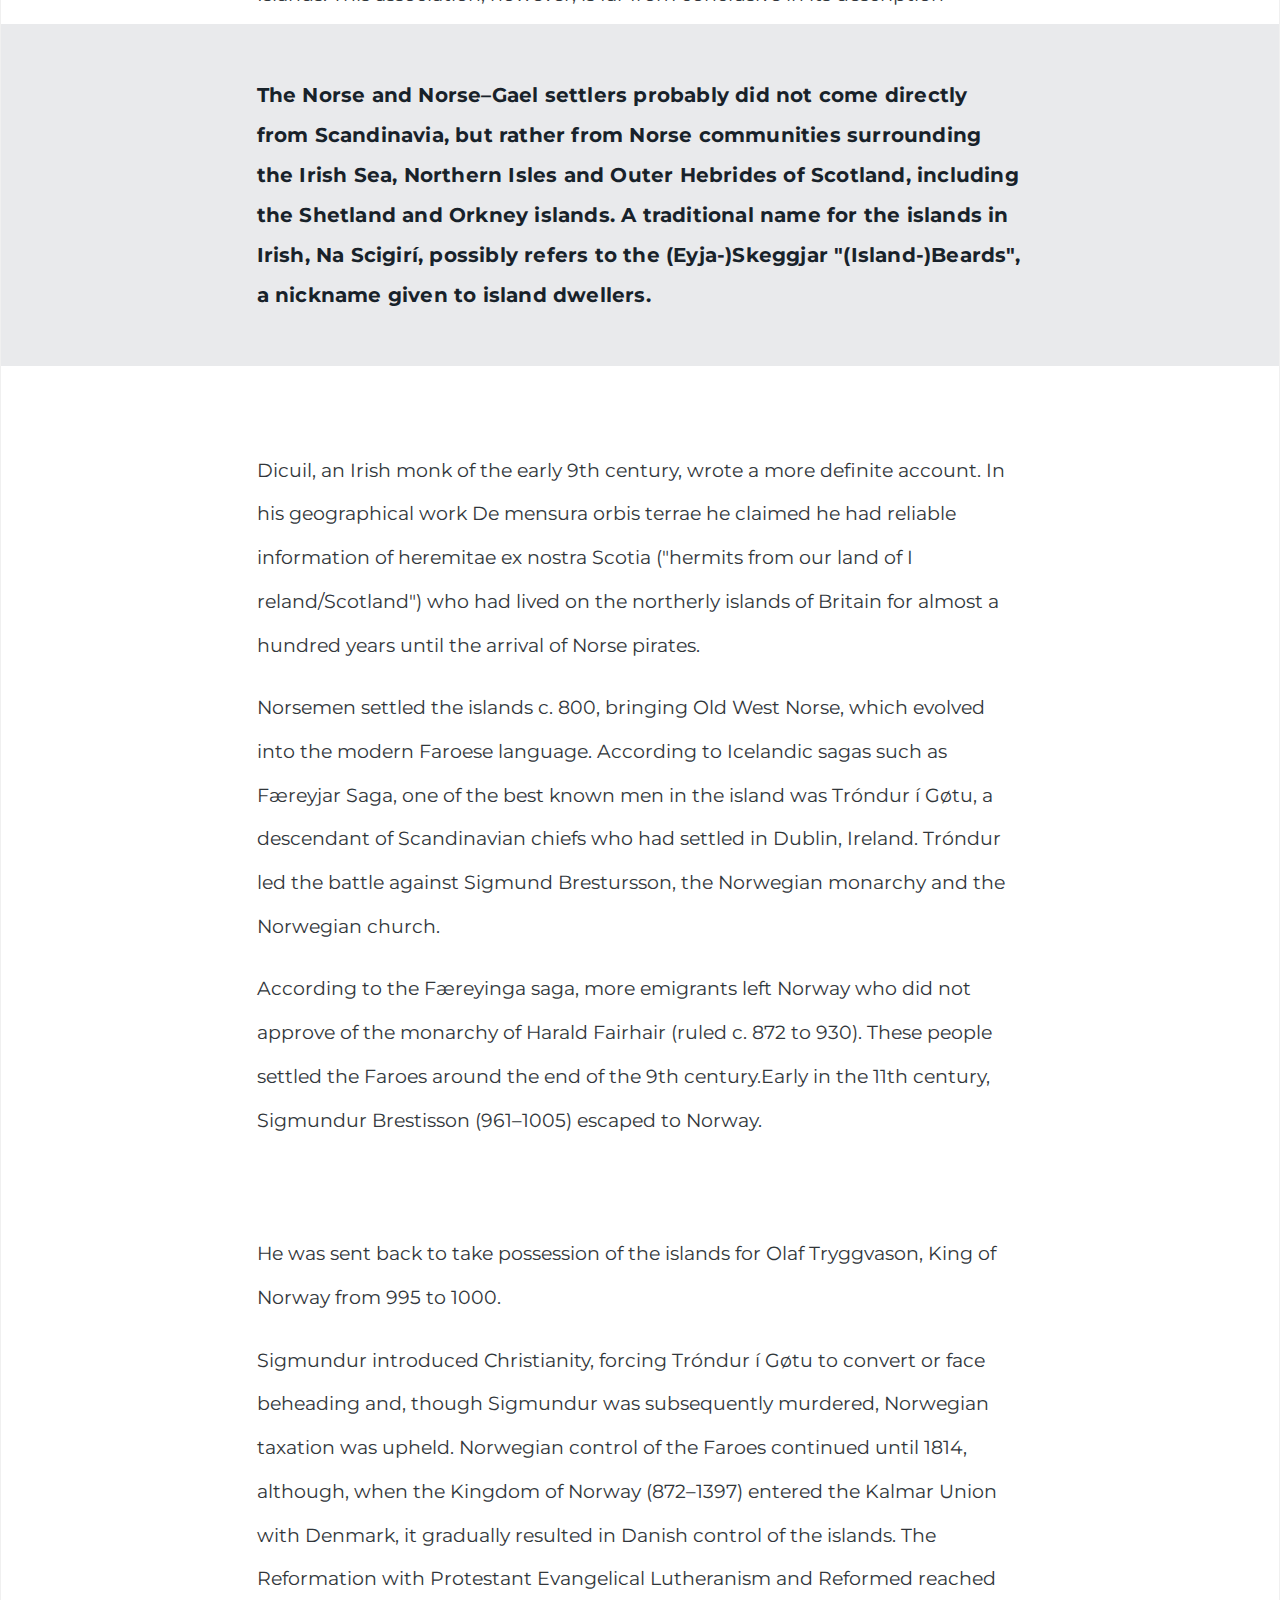
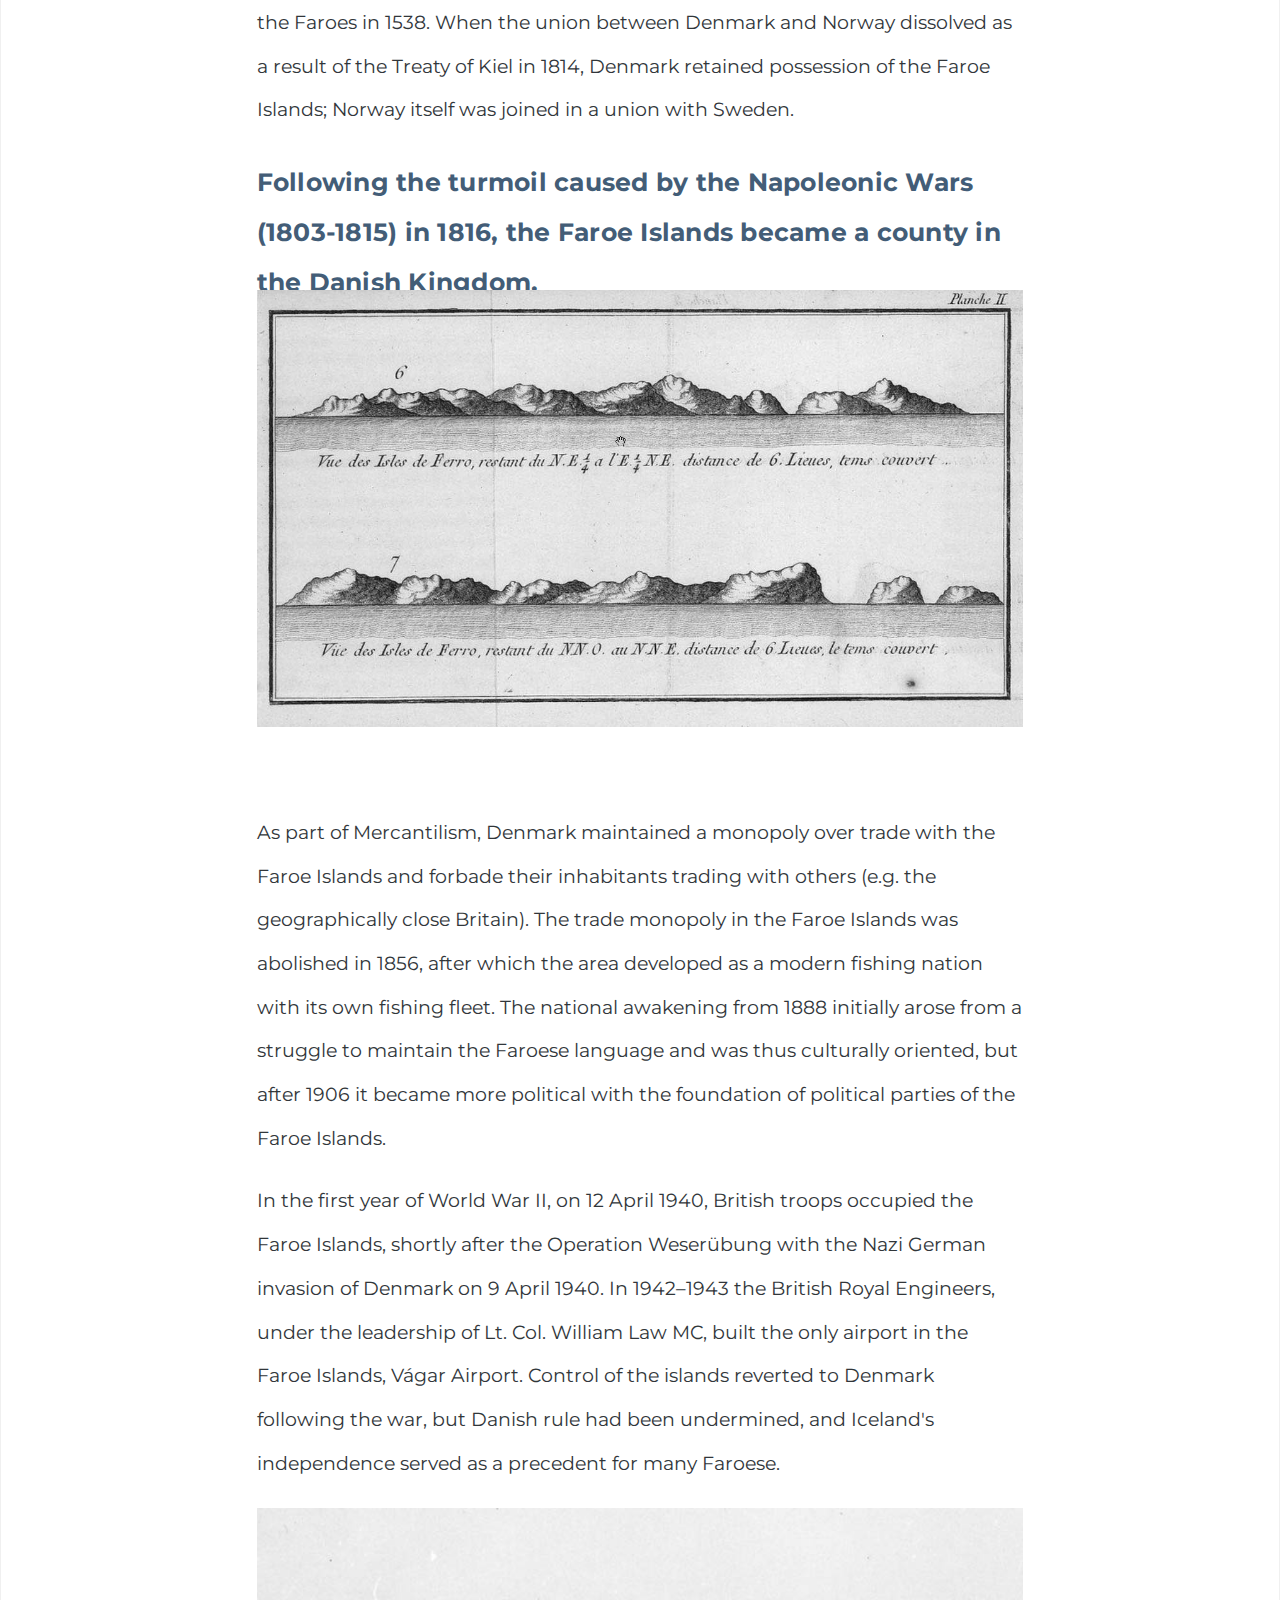
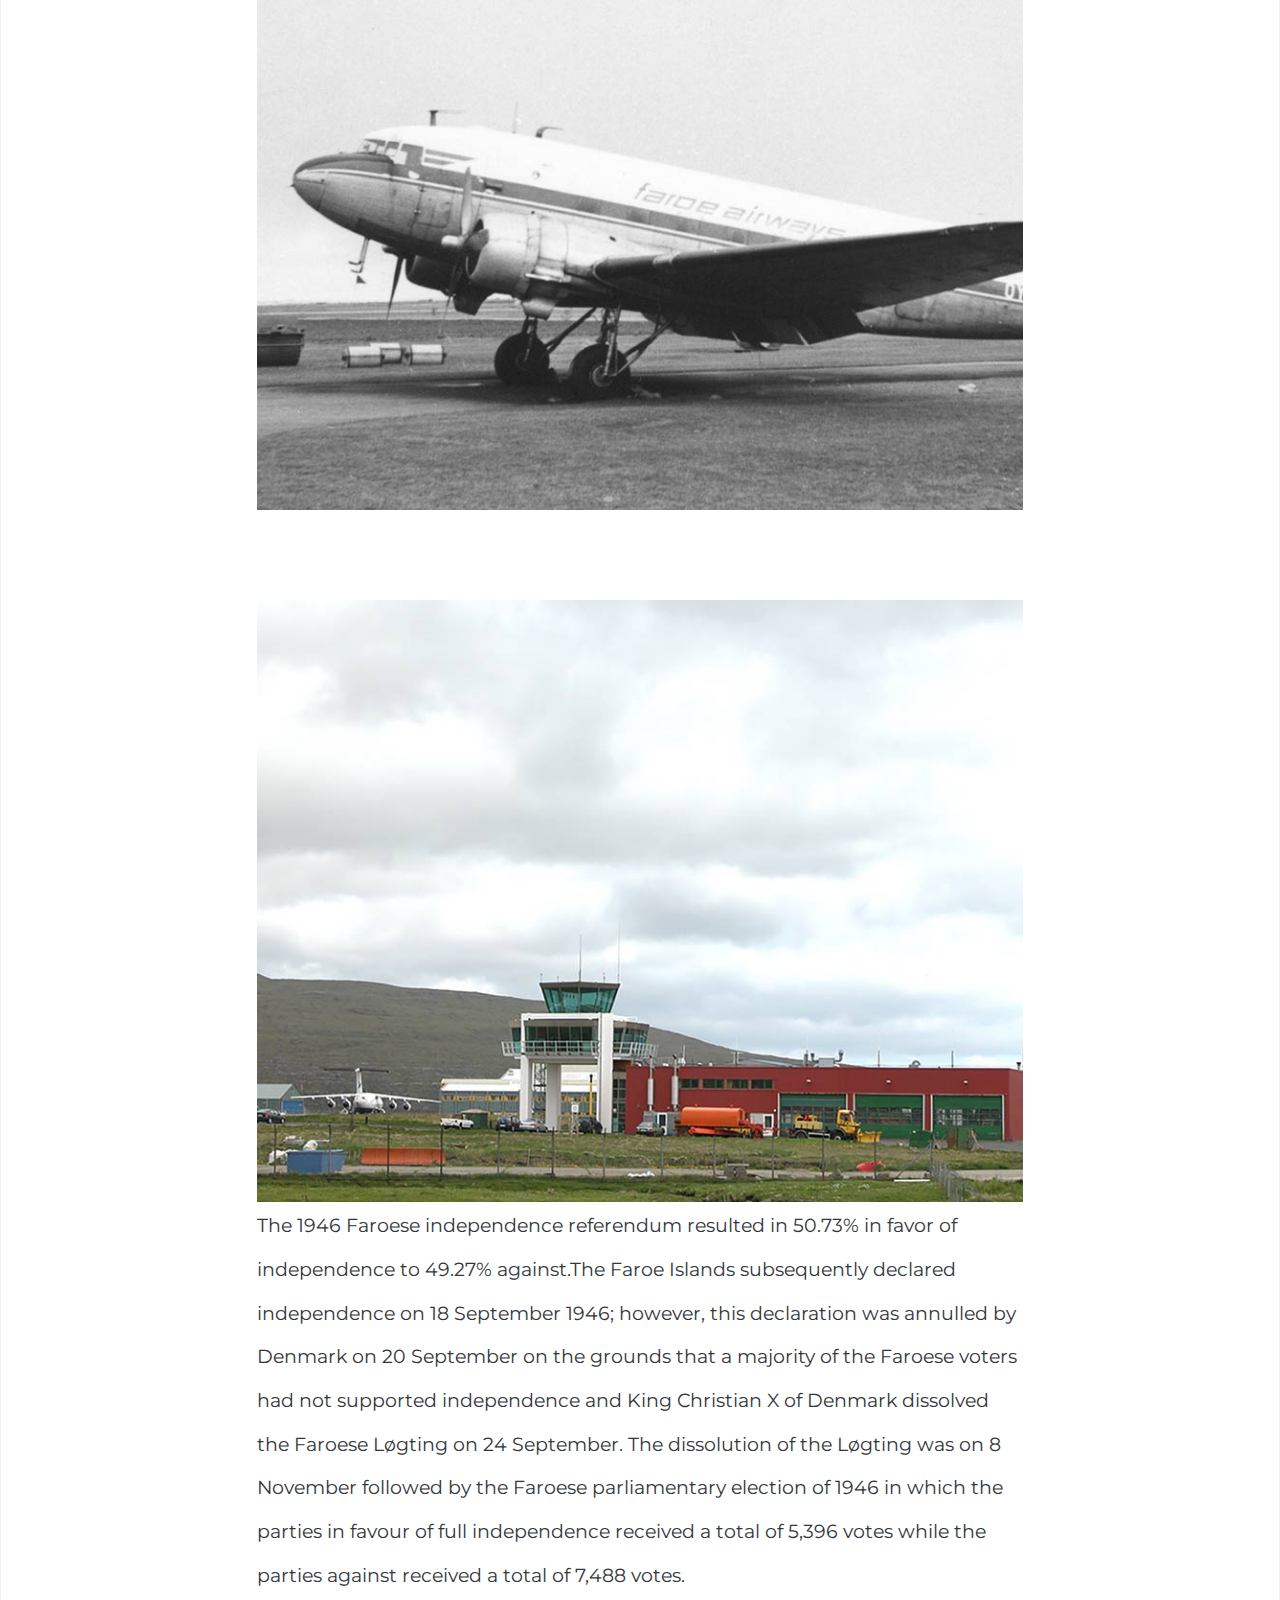
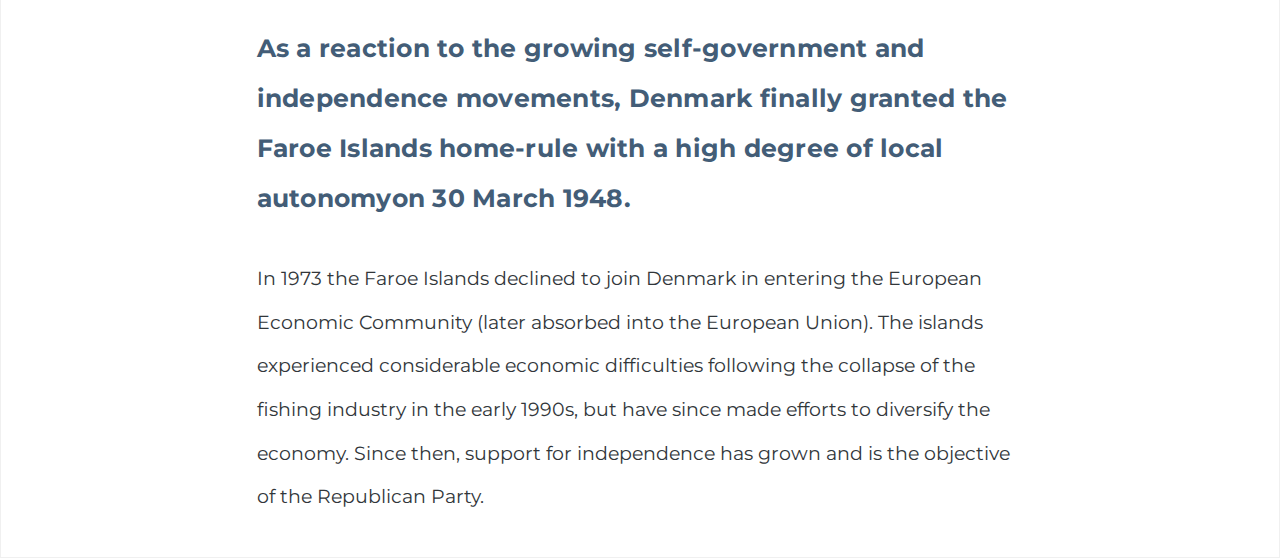
<file: history.html>
<!DOCTYPE html>
<html>
<head>

	<meta charset="utf-8">
	<meta http-equiv="X-UA-Compatible" content="IE=edge">
	<title>Faroe Islands | History</title>
	<meta name="description" content="">

	<!-- Enable responsive layouts; tell browsers not to shrink pages to fit small screens -->
	<meta name="viewport" content="width=device-width, initial-scale=1">

	<!-- Load styles -->
	<!-- For production, combine all of the stylesheets -->
	<link rel="stylesheet" href="css/sitewide.css">

	<!-- Webfonts -->
	<link href="https://fonts.googleapis.com/css?family=Source+Sans+Pro" rel="stylesheet">
	<!-- Montserrat -->
	<link href="https://fonts.googleapis.com/css?family=Montserrat:400,500,600i,700,800&display=swap" rel="stylesheet">

</head>
<body class="homepage">
<!-- Change this classname for each page/type! -->

	<!-- Page content typically goes inside the container -->
	<div class="container">
		<section class="background_img">
		<!-- Begin Nav Bar -->
		<ul class="navigation">
			<li class="navigation"> <a href="index.html">HOME</a></li>
			<li class="navigation"> <a class="active" href="history.html">HISTORY</a></li>
			<li class="navigation"> <a href="geography.html">GEOGRAPHY</a></li>
			<li class="navigation"> <a href="culture.html">CULTURE</a></li>
			<li class="navigation"> <a href="demographics.html">DEMOGRAPHICS</a></li>
			<li class="navigation"> <a href="politics.html">POLITICS</a></li>
		</ul>
		<!-- End Nav Bar -->

<!-- Begin Main 1 -->
<main class="main">
		<h1>History</h1>

		<h2>Archaeological evidence shows settlers living on the Faroe Islands
			in two successive periods before the Norse arrived, the first between
			300 and 600 AD and the second between 600 and 800 AD.</h2>

		<div class="body_grid">
			<p><img src="img/history_1.jpg" alt="A Faroese village"></p>

			<div class="body_grid_2">
				<p>Scientists from the University of Aberdeen have also found early
					cereal pollen from domesticated plants, which further suggests people
					may have lived on the islands before the Vikings arrived. Archaeologist
					Mike Church noted that Dicuil mentioned what may have been
					the Faroes. He also suggested that the people living there might have
					been from Ireland, Scotland, or Scandinavia, possibly with groups from
					all three areas settling there.</p>

					<p>A Latin account of a voyage made by Brendan, an Irish monastic saint
						who lived around 484–578, includes a description of insulae (islands)
						resembling the Faroe Islands. This association, however, is far from
						conclusive in its description</p>
			</div>
		</div>
</main>
	<!--  End Main 1 -->

<!-- Begin Pull Quote 1 -->


<div class="pull_quote">
	<div class="overlap_img1">
	<img src="img/history_6.jpg"></div>

	<p>The Norse and Norse–Gael settlers probably did not come directly from
		Scandinavia, but rather from Norse communities surrounding the Irish Sea,
		Northern Isles and Outer Hebrides of Scotland, including the Shetland and
		Orkney islands. A traditional name for the islands in Irish, Na Scigirí,
		possibly refers to the (Eyja-)Skeggjar "(Island-)Beards", a nickname given
		to island dwellers.</p></div>

<!-- End Pull Quote 1 -->

<!-- Begin Main 2 -->
<main class="main2">
	<div class="body_grid">
		<div class="body_grid_1">
		<p>Dicuil, an Irish monk of the early 9th century, wrote a more definite account.
			In his geographical work De mensura orbis terrae he claimed he had reliable
			information of heremitae ex nostra Scotia ("hermits from our land of I
			reland/Scotland") who had lived on the northerly islands of Britain for almost
			a hundred years until the arrival of Norse pirates.</p>



		<p> Norsemen settled the islands c. 800, bringing Old West Norse, which evolved
			into the modern Faroese language. According to Icelandic sagas such as Færeyjar
			Saga, one of the best known men in the island was Tróndur í Gøtu, a descendant
			of Scandinavian chiefs who had settled in Dublin, Ireland. Tróndur led the
			battle against Sigmund Brestursson, the Norwegian monarchy and the Norwegian
			church. </p>

			<p>According to the Færeyinga saga, more emigrants left Norway who did not
				approve of the monarchy of Harald Fairhair (ruled c. 872 to 930). These
				people settled the Faroes around the end of the 9th century.Early
					in the 11th century, Sigmundur Brestisson (961–1005) escaped to Norway. </p>
		</div>

		<div class="body_grid_2">
			<p> He was sent back to
				take possession of the islands for Olaf Tryggvason, King of Norway from
				995 to 1000.</p>

			<p>Sigmundur introduced Christianity, forcing Tróndur í Gøtu to convert or
				face beheading and, though Sigmundur was subsequently murdered, Norwegian
				taxation was upheld. Norwegian control of the Faroes continued until 1814,
				although, when the Kingdom of Norway (872–1397) entered the Kalmar Union
				with Denmark, it gradually resulted in Danish control of the islands. The
				Reformation with Protestant Evangelical Lutheranism and Reformed reached
				the Faroes in 1538. When the union between Denmark and Norway dissolved as
				a result of the Treaty of Kiel in 1814, Denmark retained possession of
				the Faroe Islands; Norway itself was joined in a union with Sweden. </p>

			<p class="pull_quote2">Following the turmoil caused by the Napoleonic Wars
				(1803-1815) in 1816, the Faroe Islands became a county in the Danish Kingdom.</p>
		</div>
	</div>

	<p class="history_3">
		<img src="img/history_3.jpg" alt="An image of the Faroe Islands in 1767.">
	</p>
</main>
<!-- End Main 2 -->

<!-- Begin Main 3 -->
<main class="main2">
	<p>As part of Mercantilism, Denmark maintained a monopoly over trade with
		the Faroe Islands and forbade their inhabitants trading with others (e.g.
		the geographically close Britain). The trade monopoly in the Faroe Islands
		was abolished in 1856, after which the area developed as a modern fishing
		nation with its own fishing fleet. The national awakening from 1888 initially
		arose from a struggle to maintain the Faroese language and was thus culturally
		oriented, but after 1906 it became more political with the foundation of
		political parties of the Faroe Islands. </p>

	<p>In the first year of World War II, on 12 April 1940, British troops occupied
		the Faroe Islands, shortly after the Operation Weserübung with the Nazi German
		invasion of Denmark on 9 April 1940. In 1942–1943 the British Royal Engineers,
		under the leadership of Lt. Col. William Law MC, built the only airport in the
		Faroe Islands, Vágar Airport. Control of the islands reverted to Denmark
		following the war, but Danish rule had been undermined, and Iceland's independence
		served as a precedent for many Faroese. </p>
<div class="img_spacing">
	<div class="body_grid">
	<img src="img/history_5.jpg" alt="An image of a Faroe Airways Douglas DC-3 aircraft.">
	<img src="img/history_4.jpg" alt="An image of the Vagar Airport in the Faroe Islands.">
	</div>
</div>

	<p>The 1946 Faroese independence referendum resulted in 50.73% in favor of
		independence to 49.27% against.The Faroe Islands subsequently declared
		independence on 18 September 1946; however, this declaration was annulled by
		Denmark on 20 September on the grounds that a majority of the Faroese voters
		had not supported independence and King Christian X of Denmark dissolved the
		Faroese Løgting on 24 September. The dissolution of the Løgting was
		on 8 November followed by the Faroese parliamentary election of 1946 in which
		the parties in favour of full independence received a total of 5,396 votes
		while the parties against received a total of 7,488 votes.</p>

		<p class="pull_quote2">As a reaction to the growing self-government and
			independence movements, Denmark finally granted the Faroe Islands home-rule
			with a high degree of local autonomyon 30 March 1948.</p>

		<p>In 1973 the Faroe Islands declined to join Denmark in entering the European
		Economic Community (later absorbed into the European Union). The islands
		experienced considerable economic difficulties following the collapse of the
		fishing industry in the early 1990s, but have since made efforts to diversify
		the economy. Since then, support for independence has grown and is the objective
		of the Republican Party. </p>
</main>
<!-- End Main 3 -->
</section>
	</div><!-- end container -->

</body>
</html>
</file>
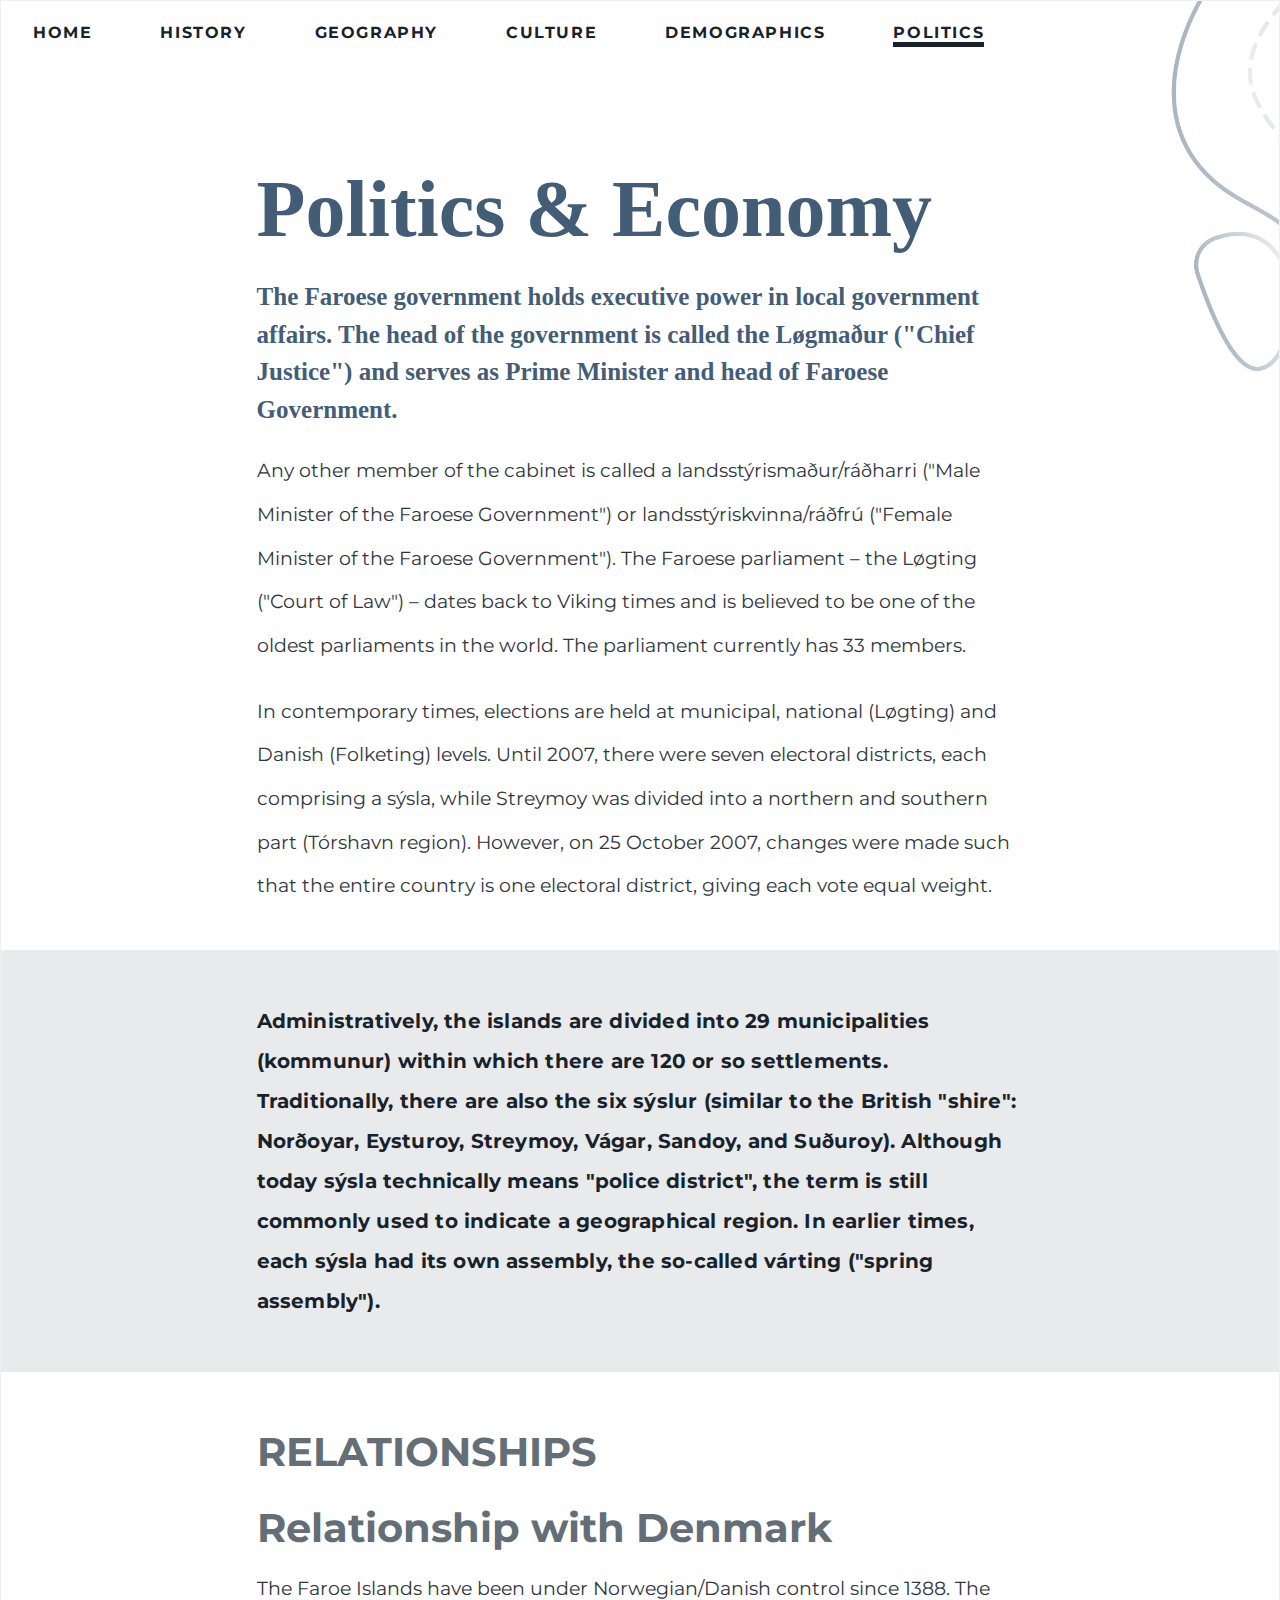
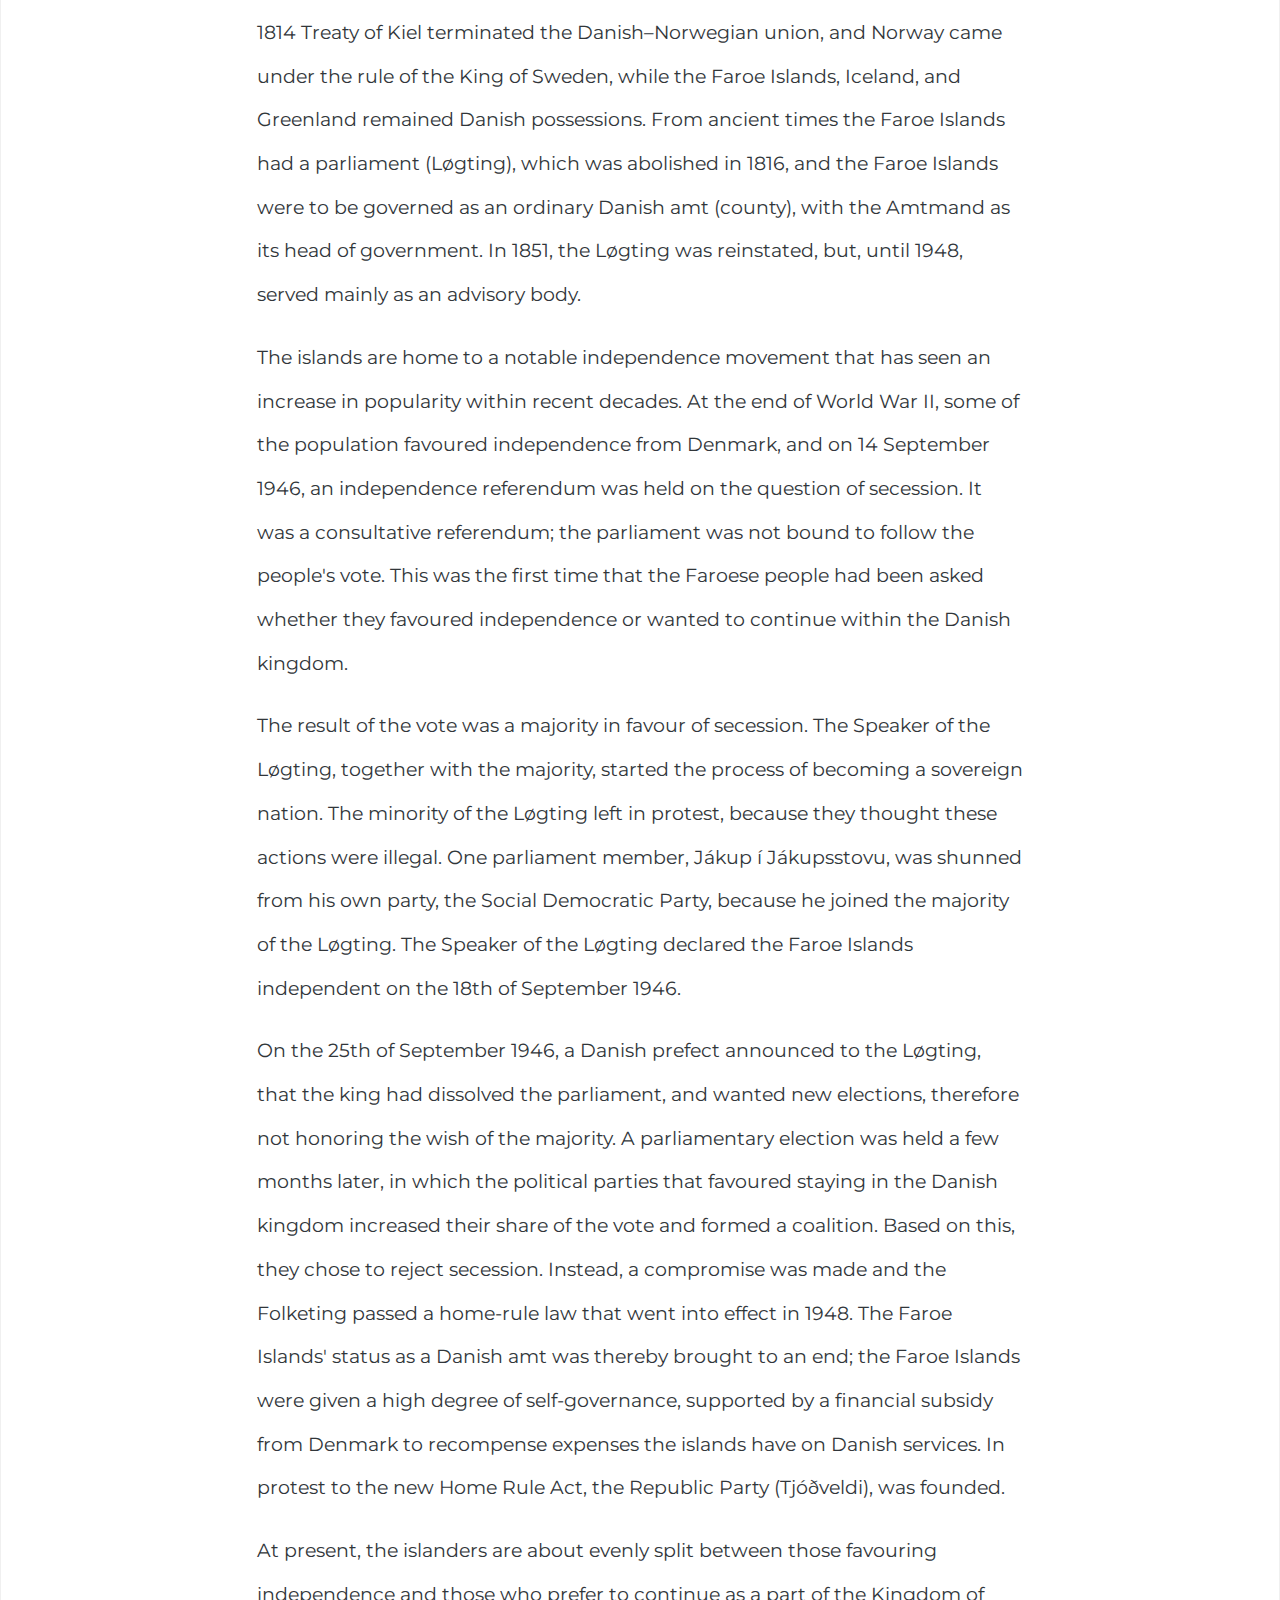
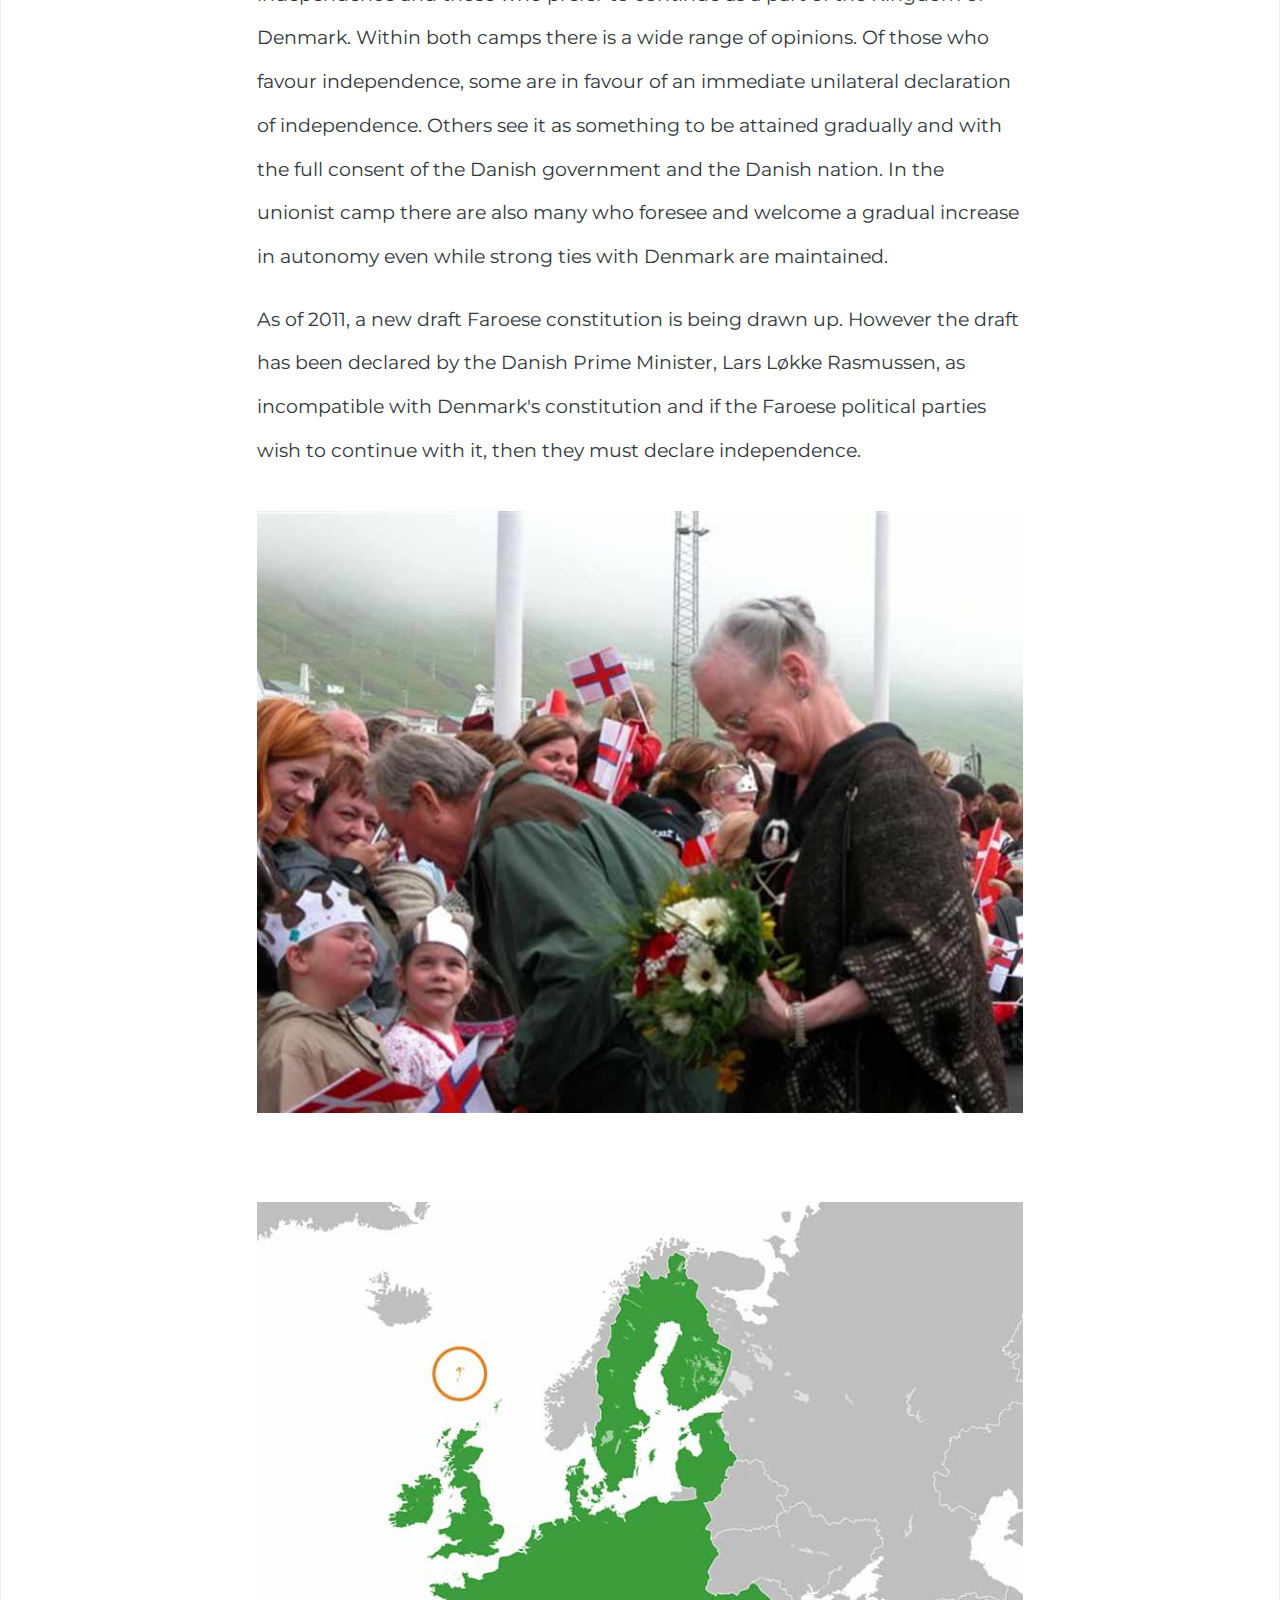
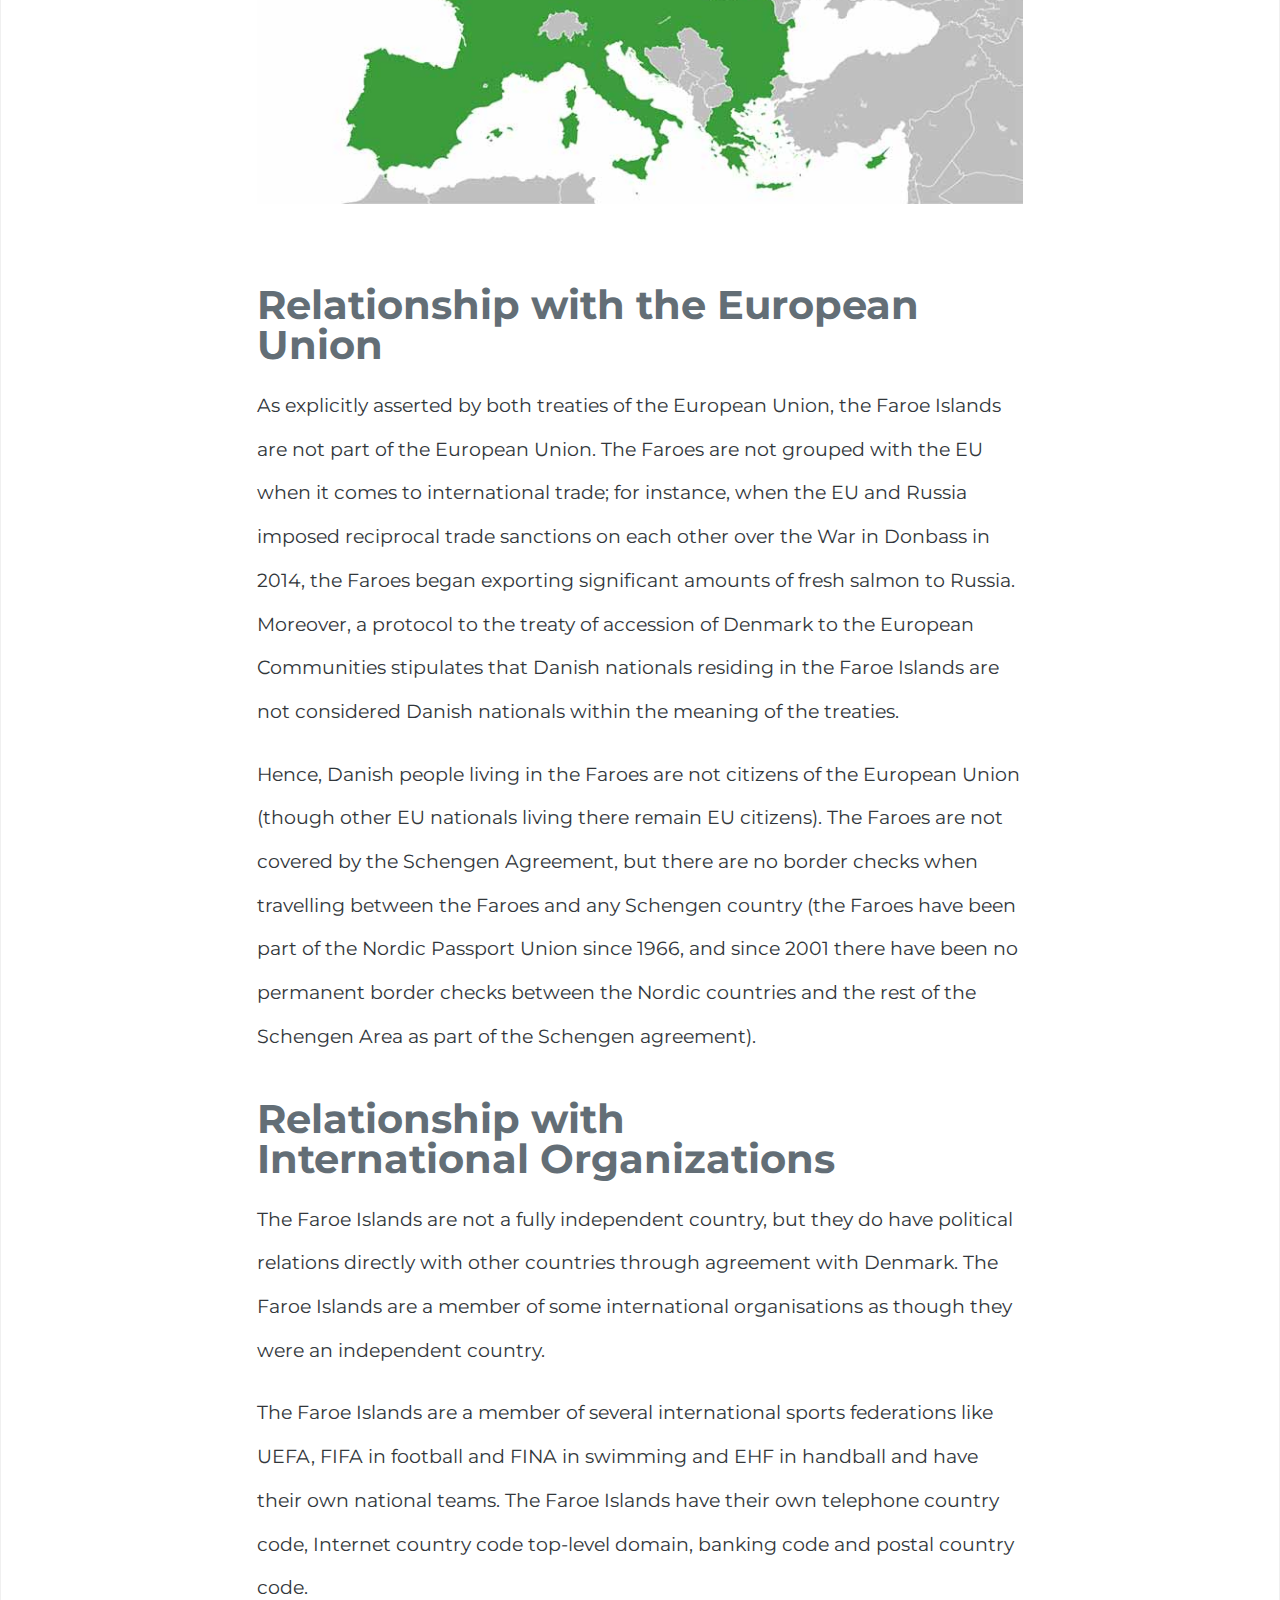
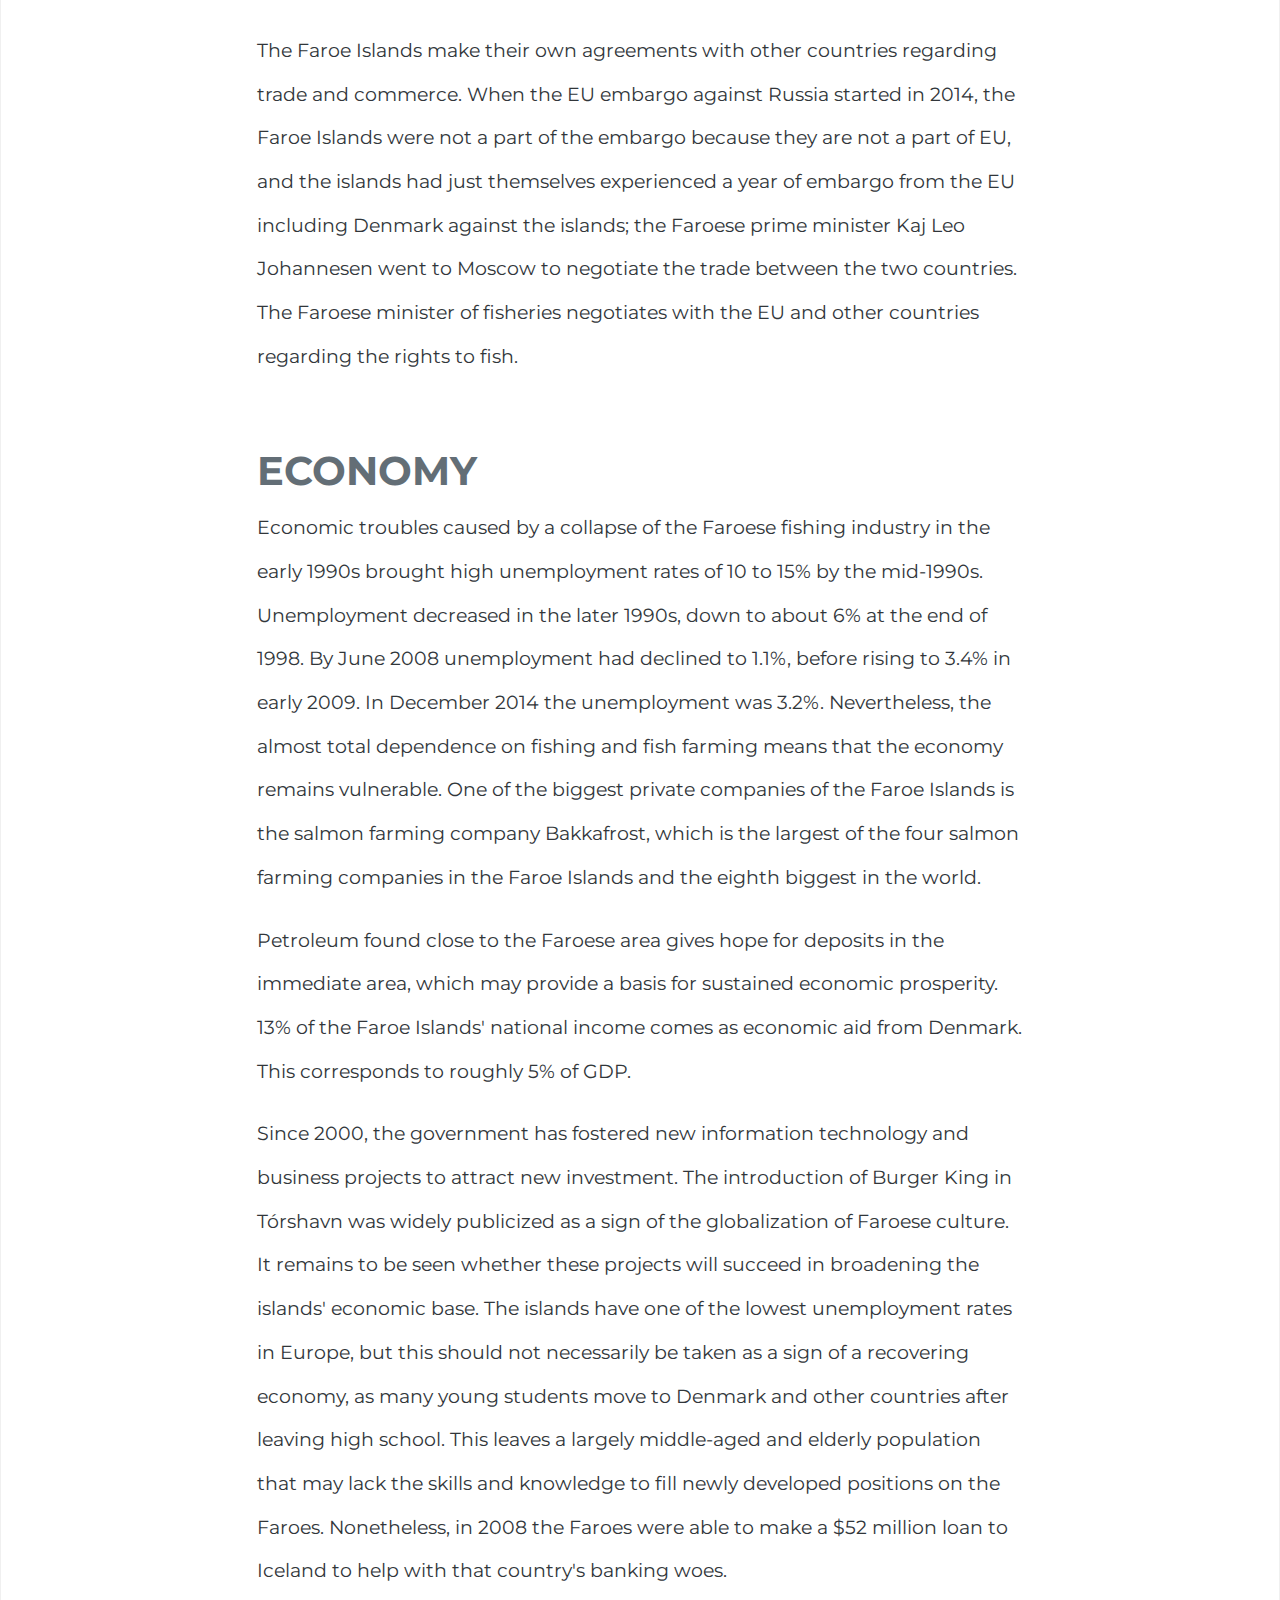
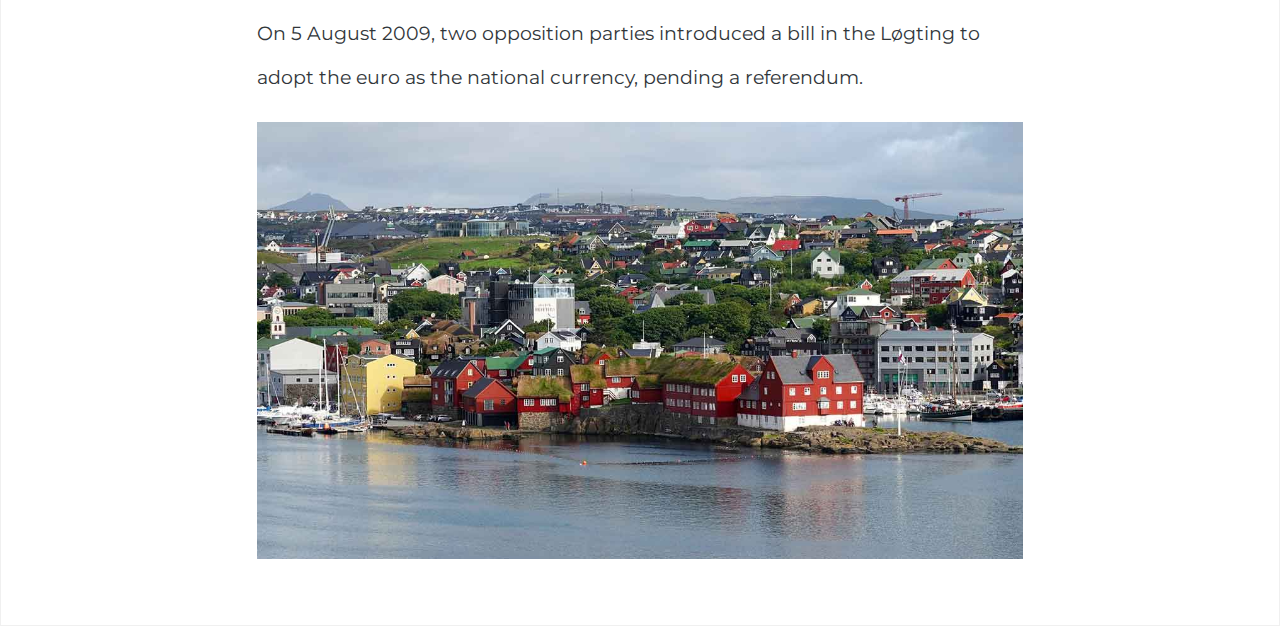
<file: politics.html>
<!DOCTYPE html>
<html>
<head>

	<meta charset="utf-8">
	<meta http-equiv="X-UA-Compatible" content="IE=edge">
	<title>Faroe Islands | Politics</title>
	<meta name="description" content="">

	<!-- Enable responsive layouts; tell browsers not to shrink pages to fit small screens -->
	<meta name="viewport" content="width=device-width, initial-scale=1">

	<!-- Load styles -->
	<!-- For production, combine all of the stylesheets -->
	<link rel="stylesheet" href="css/sitewide.css">

	<!-- Webfonts -->
	<link href="https://fonts.googleapis.com/css?family=Source+Sans+Pro" rel="stylesheet">
	<!-- Montserrat -->
	<link href="https://fonts.googleapis.com/css?family=Montserrat:400,500,600i,700,800&display=swap" rel="stylesheet">

</head>
<body class="homepage">
<!-- Change this classname for each page/type! -->

	<!-- Page content typically goes inside the container -->
	<div class="container">
		<section class="background_img">
		<!-- Begin Nav Bar -->
		<ul class="navigation">
			<li class="navigation"> <a href="index.html">HOME</a></li>
			<li class="navigation"> <a href="history.html">HISTORY</a></li>
			<li class="navigation"> <a href="geography.html">GEOGRAPHY</a></li>
			<li class="navigation"> <a href="culture.html">CULTURE</a></li>
			<li class="navigation"> <a href="demographics.html">DEMOGRAPHICS</a></li>
			<li class="navigation"> <a class="active" href="politics.html">POLITICS</a></li>
		</ul>
		<!-- End Nav Bar -->




<!-- Begin Main 1 -->
<main class="main">
	<h1>Politics & Economy</h1>

	<h2>The Faroese government holds executive power in local government affairs.
		The head of the government is called the Løgmaður ("Chief Justice") and serves as Prime
		Minister and head of Faroese Government.</h2>

		<div class="body_grid">
		<p class="body_grid_1">Any other member of the cabinet is called a landsstýrismaður/ráðharri ("Male Minister of the Faroese Government") or
			landsstýriskvinna/ráðfrú ("Female Minister of the Faroese Government"). The Faroese parliament – the Løgting ("Court of Law") –
			dates back to Viking times and is believed to be one of the oldest parliaments in the world. The parliament currently has 33 members.</p>

		<p class="body_grid_2">In contemporary times, elections are held at municipal, national (Løgting) and Danish (Folketing) levels. Until 2007, there were seven
			electoral districts, each comprising a sýsla, while Streymoy was divided into a northern and southern part (Tórshavn region). However,
			on 25 October 2007, changes were made such that the entire country is one electoral district, giving each vote equal weight.</p>
		</div>

</main>
<!-- End Main 1 -->

<!-- Begin Pull Quote 1 -->
<div class="pull_quote">
	<p>Administratively, the islands are divided into 29 municipalities (kommunur) within which there are 120 or so settlements. Traditionally,
	there are also the six sýslur (similar to the British "shire": Norðoyar, Eysturoy, Streymoy, Vágar, Sandoy, and Suðuroy). Although today
	sýsla technically means "police district", the term is still commonly used to indicate a geographical region. In earlier times, each sýsla
	had its own assembly, the so-called várting ("spring assembly").</p>
</div>
	<!-- End Pull Quote 1 -->

<!-- Begin Main 2 - Relationship w Denmark-->
<main class="main2">
	<h3>RELATIONSHIPS</h3>

	<h4>Relationship with Denmark</h4>
	<p>The Faroe Islands have been under Norwegian/Danish control since 1388. The 1814 Treaty of Kiel terminated the Danish–Norwegian union,
		and Norway came under the rule of the King of Sweden, while the Faroe Islands, Iceland, and Greenland remained Danish possessions. From
		ancient times the Faroe Islands had a parliament (Løgting), which was abolished in 1816, and the Faroe Islands were to be governed as an
		ordinary Danish amt (county), with the Amtmand as its head of government. In 1851, the Løgting was reinstated, but, until 1948, served
		mainly as an advisory body.</p>

		<p>The islands are home to a notable independence movement that has seen an increase in popularity within recent decades. At the end of
			World War II, some of the population favoured independence from Denmark, and on 14 September 1946, an independence referendum was held
			on the question of secession. It was a consultative referendum; the parliament was not bound to follow the people's vote. This was the
			first time that the Faroese people had been asked whether they favoured independence or wanted to continue within the Danish kingdom.</p>

		<p>The result of the vote was a majority in favour of secession. The Speaker of the Løgting, together with the majority, started the process
			of becoming a sovereign nation. The minority of the Løgting left in protest, because they thought these actions were illegal. One parliament
			member, Jákup í Jákupsstovu, was shunned from his own party, the Social Democratic Party, because he joined the majority of the Løgting. The
			Speaker of the Løgting declared the Faroe Islands independent on the 18th of September 1946.</p>

			<p>On the 25th of September 1946, a Danish prefect announced to the Løgting, that the king had dissolved the parliament, and wanted new
				elections, therefore not honoring the wish of the majority. A parliamentary election was held a few months later, in which the political
				parties that favoured staying in the Danish kingdom increased their share of the vote and formed a coalition. Based on this, they chose
				to reject secession. Instead, a compromise was made and the Folketing passed a home-rule law that went into effect in 1948. The Faroe
				Islands' status as a Danish amt was thereby brought to an end; the Faroe Islands were given a high degree of self-governance, supported
				by a financial subsidy from Denmark to recompense expenses the islands have on Danish services. In protest to the new Home Rule Act, the
				Republic Party (Tjóðveldi), was founded.</p>

				<p>At present, the islanders are about evenly split between those favouring independence and those who prefer to continue as a part of the
					Kingdom of Denmark. Within both camps there is a wide range of opinions. Of those who favour independence, some are in favour of an
					immediate unilateral declaration of independence. Others see it as something to be attained gradually and with the full consent of the
					Danish government and the Danish nation. In the unionist camp there are also many who foresee and welcome a gradual increase in autonomy
					even while strong ties with Denmark are maintained.</p>

					<p>As of 2011, a new draft Faroese constitution is being drawn up. However the draft has been declared by the Danish Prime Minister,
						Lars Løkke Rasmussen, as incompatible with Denmark's constitution and if the Faroese political parties wish to continue with it, then
						they must declare independence.</p>
</main>
<!-- End Main 2 - Relationship w Denmark -->

<!-- Images -->
<section class="main2">
	<div class="body_grid">
	<img src="img/politics_1.jpg" alt="Queen Margrethe II of Denmark in Vágur, Faroe Islands">
	<img src="img/politics_2.jpg" alt="European Union vs. Faroe Islands Map">
	</div>

</section>
<!-- Images -->
<!-- Begin Main 3 - Relationship w European Union -->
<main class="main2">

	<h4>Relationship with the European Union</h4>
<p>As explicitly asserted by both treaties of the European Union, the Faroe Islands are not part of the European Union.
	The Faroes are not grouped with the EU when it comes to international trade; for instance, when the EU and Russia imposed
	reciprocal trade sanctions on each other over the War in Donbass in 2014, the Faroes began exporting significant amounts of
	fresh salmon to Russia. Moreover, a protocol to the treaty of accession of Denmark to the European Communities stipulates
	that Danish nationals residing in the Faroe Islands are not considered Danish nationals within the meaning of the treaties. </p>

	<p>Hence, Danish people living in the Faroes are not citizens of the European Union (though other EU nationals living there remain EU citizens).
		The Faroes are not covered by the Schengen Agreement, but there are no border checks when travelling between the Faroes and any Schengen
		country (the Faroes have been part of the Nordic Passport Union since 1966, and since 2001 there have been no permanent border checks between
		the Nordic countries and the rest of the Schengen Area as part of the Schengen agreement).</p>

		<h4>Relationship with <br>International Organizations</h4>
	<p>The Faroe Islands are not a fully independent country, but they do have political relations directly with other countries through agreement
		with Denmark. The Faroe Islands are a member of some international organisations as though they were an independent country. </p>

		<p>The Faroe Islands are a member of several international sports federations like UEFA, FIFA in football and FINA in swimming and EHF in
			handball and have their own national teams. The Faroe Islands have their own telephone country code, Internet country code top-level
			domain, banking code and postal country code.</p>

	<p>The Faroe Islands make their own agreements with other countries regarding trade and commerce. When the EU embargo against Russia started
		in 2014, the Faroe Islands were not a part of the embargo because they are not a part of EU, and the islands had just themselves experienced
		a year of embargo from the EU including Denmark against the islands; the Faroese prime minister Kaj Leo Johannesen went to Moscow to negotiate
		the trade between the two countries. The Faroese minister of fisheries negotiates with the EU and other countries regarding the rights to
		fish.</p>
</main>
<!-- End Main 3 - Relationship w European Union -->



		<!-- Begin Main 6 - Econ -->
		<main class="main2">

			<h3>ECONOMY</h3>

			<p>Economic troubles caused by a collapse of the Faroese fishing industry in the early 1990s brought high unemployment
				rates of 10 to 15% by the mid-1990s. Unemployment decreased in the later 1990s, down to about 6% at the end of 1998.
				By June 2008 unemployment had declined to 1.1%, before rising to 3.4% in early 2009. In December 2014 the unemployment
				was 3.2%. Nevertheless, the almost total dependence on fishing and fish farming means that the economy remains vulnerable.
				One of the biggest private companies of the Faroe Islands is the salmon farming company Bakkafrost, which is the largest of
				the four salmon farming companies in the Faroe Islands and the eighth biggest in the world.</p>

			<p>Petroleum found close to the Faroese area gives hope for deposits in the immediate area, which may provide a basis for
				sustained economic prosperity. 13% of the Faroe Islands' national income comes as economic aid from Denmark. This corresponds
				to roughly 5% of GDP.</p>

				<p>	Since 2000, the government has fostered new information technology and business projects to attract new investment.
					The introduction of Burger King in Tórshavn was widely publicized as a sign of the globalization of Faroese culture. It
					remains to be seen whether these projects will succeed in broadening the islands' economic base. The islands have one of
					the lowest unemployment rates in Europe, but this should not necessarily be taken as a sign of a recovering economy, as many
					young students move to Denmark and other countries after leaving high school. This leaves a largely middle-aged and elderly
					population that may lack the skills and knowledge to fill newly developed positions on the Faroes. Nonetheless, in 2008 the
					Faroes were able to make a $52 million loan to Iceland to help with that country's banking woes.</p>

			<p>On 5 August 2009, two opposition parties introduced a bill in the Løgting to adopt the euro as the national currency,
				pending a referendum.</p>

<div class="img_spacing">
				<p class="history_3">
					<img src="img/politics_3.jpg" alt="An image of the Torshavn, faroe islands waterfront.">
				</p>
			</div>
		</main>
		<!-- End Main 6 Econ -->
</section>

	</div><!-- end container -->

</body>
</html>
</file>
<file: css/sitewide.css>
/* ------------------------------------------------------------ */
/* imports and utilities */

/* 3rd-party CSS files */
@import 'vendor/h5bp-head.css';
@import 'vendor/normalize.css';
@import 'vendor/h5bp-tail.css';

/* use a more intuitive box sizing model (http://is.gd/wNVjAo) */
* { -moz-box-sizing: border-box; -webkit-box-sizing: border-box; box-sizing: border-box; }

/* Scale down images and embedded videos so they don't overflow their parents */
img, object { max-width: 100%; }

/*	Development/layout aid. Remove the comments
	on this rule in order to draw boxes around DIVs
	and other elements used for layout. */
/*
div, main, article, section, aside, hgroup, header, footer, address, nav {
	border: 1px solid rgba(255,0,0,0.15) !important;
	background: rgba(255,0,0,0.05) !important;
}
*/


/* ------------------------------------------------------------ */
/* start project-specifc styles below this line */

body {
	font-family: "Montserrat", "Lato", sans-serif;
	font-size: 16px;
	color: #31363a;
	line-height: 2em;
	height: auto;
}

h1 {
	font-family: "Crimson Text", serif;
	font-weight: bold;
	font-size: 80px;
	color: #435D77;
}

h2{
	font-family: "Crimson Text", serif;
	font-weight: bold;
	font-size: 25px;
	color: #435D77;
	line-height: 1.5em;
}

h3{
	font-family: "Montserrat", "Lato", sans-serif;
	font-size: 40px;
	font-weight: bold;
	color: #636e76;
	margin-top: 0;
	margin-top: 5%;
	margin-bottom: 2%;
}

h4{
	font-family: "Montserrat", "Lato", sans-serif;
	font-size: 40px;
	font-weight: bold;
	color: #636e76;
	padding-top: 0;
	margin-top: 1em;
	margin-bottom: 0;
	line-height: 1em;
}

h5{
	font-family: "Crimson Text", serif;
	font-weight: bold;
	font-size: 25px;
	color: #435D77;
	line-height: 1.5em;
	margin: 0;
}
p{
	font-family: "Montserrat", "Lato", sans-serif;
	font-size: 19px;
	font-weight: normal;
	color: #31363a;
	line-height: 2.3em;
	margin-top: 25;
	margin-bottom: 0;

}

strong{
	color: #435D77;
	font-weight: bold;
}

a{
	color: #18222a;
	text-decoration: none;
	font-family: "Montserrat", "Lato", sans-serif;
	font-weight: bold;
	letter-spacing: 0.1em;
}

a:visited {
	color: #18222a;
	text-decoration: none;
}

.active {
	color: #18222a;
	border-bottom: 5px solid;
	padding-top: 2%;
}

img {

	padding-bottom: 3.5%;

}
/*	Generally, you will only want one container element in
	the document, wrapping around the main content area.
	If you have more than one container, you are probably doing
	something wrong.
*/
.container {
	padding: 0;
	background-color: #fff;
}

.background_img{
	background-image: url("../img/background.png");
	background-repeat: no-repeat;
	background-size: cover;
	background-position: center;
	background-attachment: fixed;
	width: auto;
	height: auto;
	margin: 0;
	padding: 0;
}
/* Begin Navigation */
	.navigation{
		display: inline-block;
		word-spacing: 3em;
		color: #18222a;
		padding-left: 1em;

	}

	.navigation ul {
		list-style-type: none;
		margin-left: 0;
		margin-bottom: 0;
	}
/* End Navigation */

.main{
	margin-top: 10%;
	margin-left: 22%;
	margin-right: 22%;
	margin-bottom: 5%;
}

.main2{
	margin-left: 22%;
	margin-right: 22%;
	margin-bottom:0;
	padding-bottom: 3%;
	height: auto;
}

.body_grid{
	display: grid;
	grid-template-columns: 1fr 1fr;
	grid-column-gap: 5%;
	grid-row-gap: 5%;
	margin-bottom: 3%;

}

.body_grid_1{
	grid-column: 1/2;
	margin: 0;
}

.body_grid_2{
	grid-column: 2/3;
	grid-row-gap: 10%;
	margin: 0;

}

.grid_3column{
	display: grid;
	grid-template-columns: 1fr 1fr 1fr;
	grid-column-gap: 2%;
	margin-top: 5%;
	margin-left: 10%;
	margin-right: 10%;
	padding-bottom: 3%;
}

.grid_4column{
		display: grid;
		grid-template-columns: 1fr 1fr 1fr 1fr;
		grid-column-gap: 5%;
		grid-row-gap: 5%;
		margin-bottom: 3%;
	}

.img_spacing{
	padding-top: 3%;
	margin-bottom: 0;
}


/* BEGIN Pull Quote */
.pull_quote{
	background-color: #e9eaec;
	width: 100%;
	margin-bottom: 5%;
	z-index: 1;
	position: relative;
}

.pull_quote p{
	font-family: "Montserrat", "Lato", sans-serif;
	font-weight: bold;
	font-size: 20px;
	color: #18222a;
	letter-spacing: 0.01em;
	line-height: 2em;
	margin-top: 5%;
	margin-left: 20%;
	margin-right: 20%;
	padding-top: 4%;
	padding-bottom: 4%;
}

.pull_quote2{
	font-family: "Montserrat", "Lato", sans-serif;
	font-weight: bolder;
	font-size: 25px;
	color: #435D77;
	letter-spacing: 0.01em;
	line-height: 2em;
	padding-bottom: 2%;
}
/* END Pull Quote */

/* Home Page */
.home_header_img{
	padding: 0;
	margin: 0;
}

.home_main{
	margin-top: 5%;
	margin-left: 20%;
	margin-right: 20%;
	margin-bottom: 0;
	padding-bottom: 3%;
}
/* End Home Page */

/* Begin History Page */

.history_3{
	grid-column: 1/3;
	margin-top: 0%;
	margin-bottom: 0;
	margin-left: auto;
	margin-right: auto;
	padding-bottom: 0;


}
/* End History Page */

/* Begin Geography Page */
.map{
	display:inline-flex;
	/* margin-left: 20%;
	margin-right: 20%; */
	margin-top: 4%;
	padding: 0;
	width: 100%;
	height: 100%;
	margin-bottom: 0;

}
/* End Geography Page */

/* Begin Demographics */

.body_grid_3{
	grid-column: 2/5;
	margin-top: 0;

}
/* End Demographics */

/* Begin Overlapping Images */
.overlap_img1{
	z-index: 2;
	position: absolute;
	margin-top: -5%;
	margin-left: 4%;
}

.overlap_img2{
	z-index: 2;
	position: absolute;
	margin-top: -15%;
	margin-right: 4%;
	padding-left: 85%;
}
/* End Overlapping Images */

/* ------------------------------------------------------------ */
/* media query containing styles for larger screens */
@media (min-width: 720px) {

	/* container on larger screens */
	.container {
		width: 100%;
		/* max-width: 1980px; */
		margin: 0;
		padding: 0;
		border: 1px solid #f0f0f0;
	}
	.background_img{
		background-image: url("../img/background.png");
		background-repeat: no-repeat;
		background-size: cover;
		background-position: center;
		background-attachment: fixed;
		margin: 0;
		padding: 0;
	}

} /* end media query */


@media (max-width: 1300px) {

	/* container on smaller screens */
	.main{
		margin-top: 10%;
		margin-left: 20%;
		margin-right: 20%;
		margin-bottom: 5%;
	}

	.main2{
		margin-top: 0;
		margin-left: 20%;
		margin-right: 20%;
		margin-bottom: 0;
	}

	.body_grid{
		margin-top: 0;
		margin-bottom: 5%;
		padding:0;
		grid-template-columns: 1fr;
	}

	.body_grid_1{
		grid-column: 1/2;
	}

	.body_grid_2{
		grid-column: 1/2;
	}

	.overlap_img1{
	visibility: hidden;
	}
	.overlap_img2{
	visibility: hidden;
	}
}

@media (max-width: 1200px) {

	h1 {
		font-family: "Crimson Text", serif;
		font-weight: bold;
		font-size: 80px;
		line-height: 1em;
		color: #435D77;
	}


}
</file>
